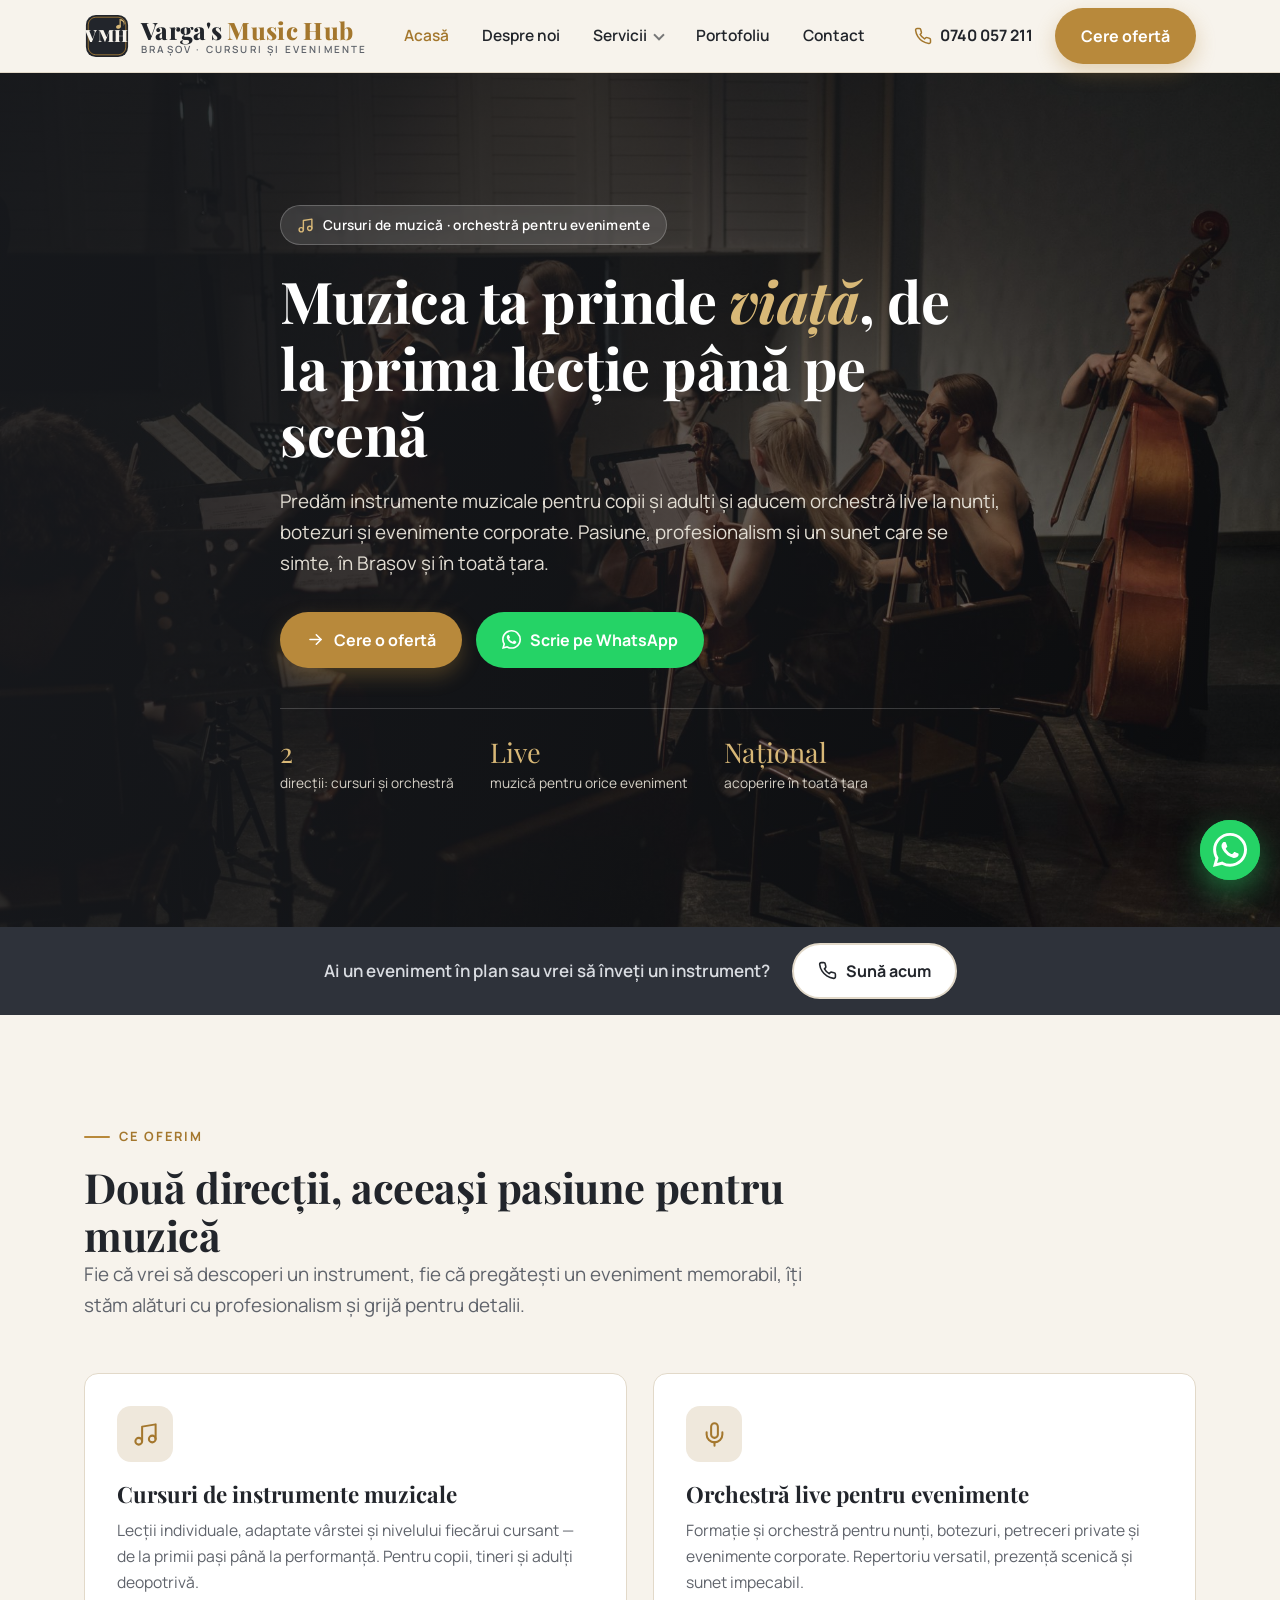
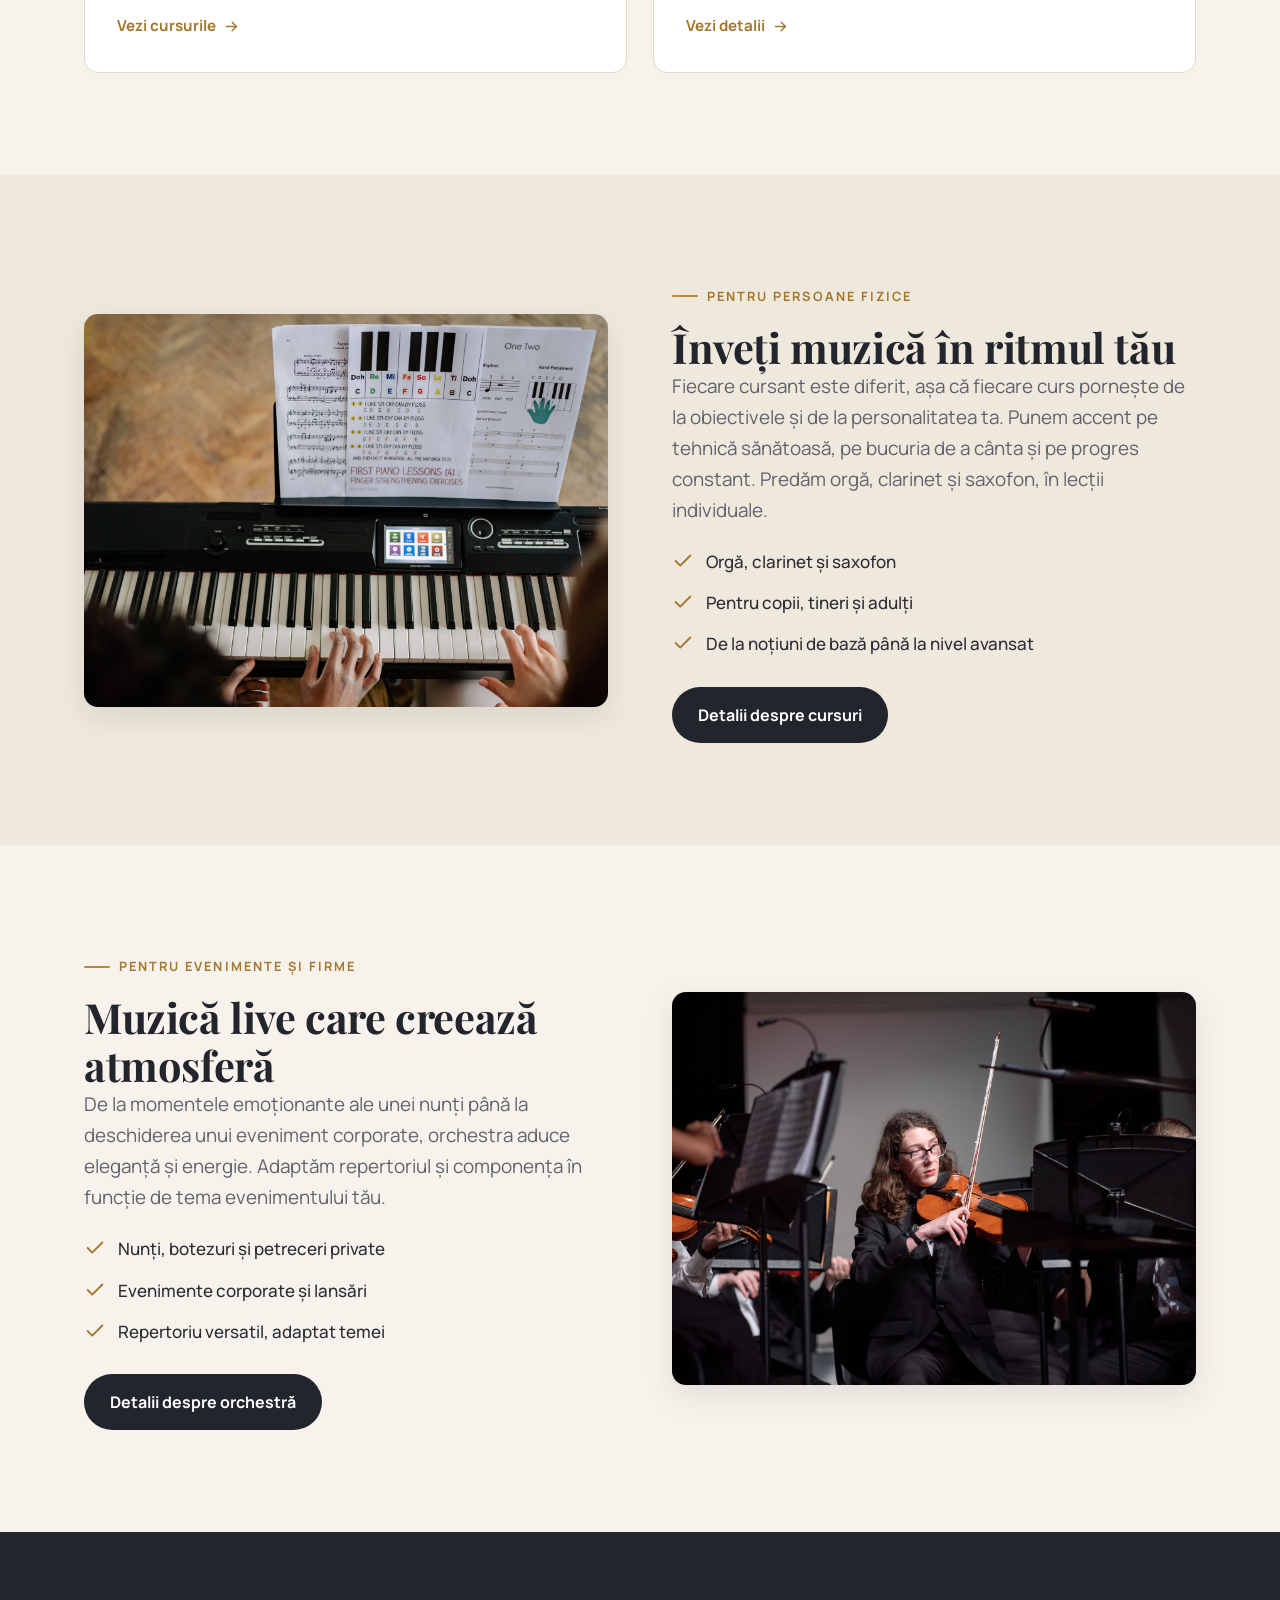
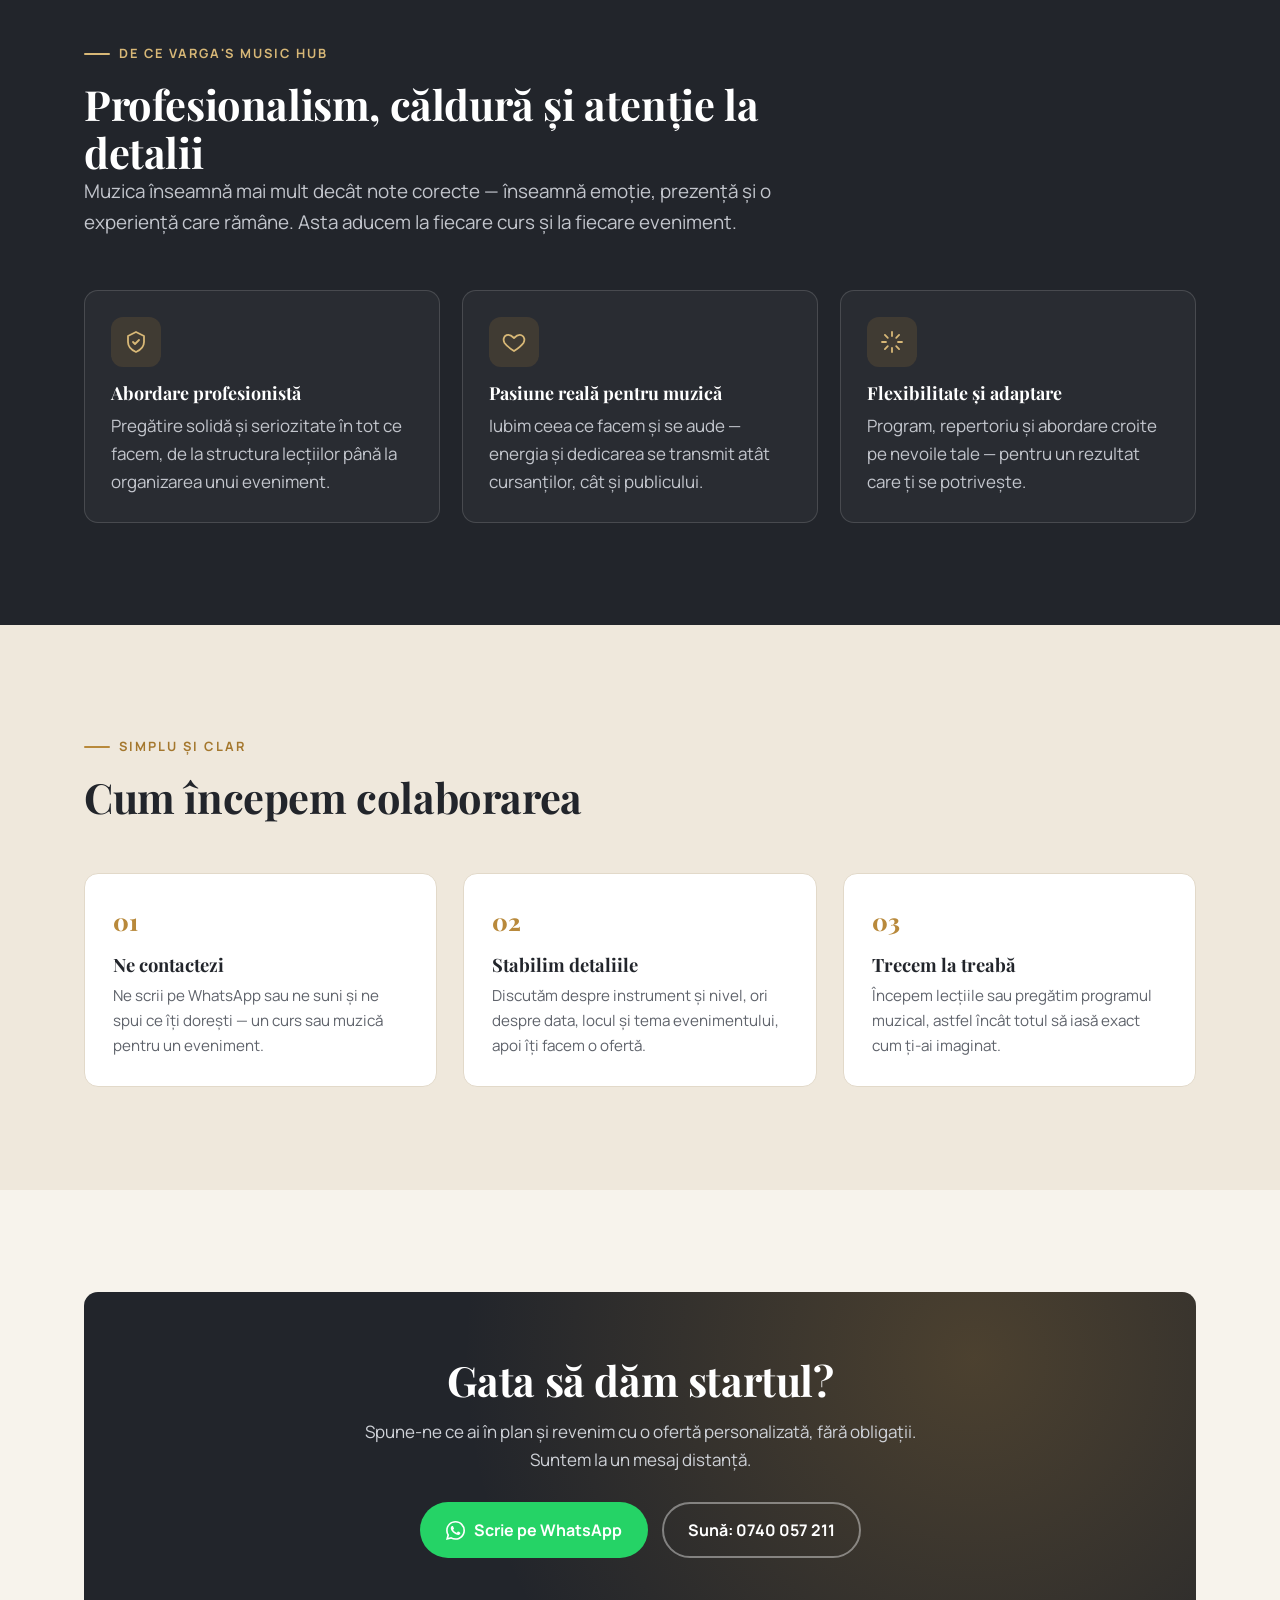
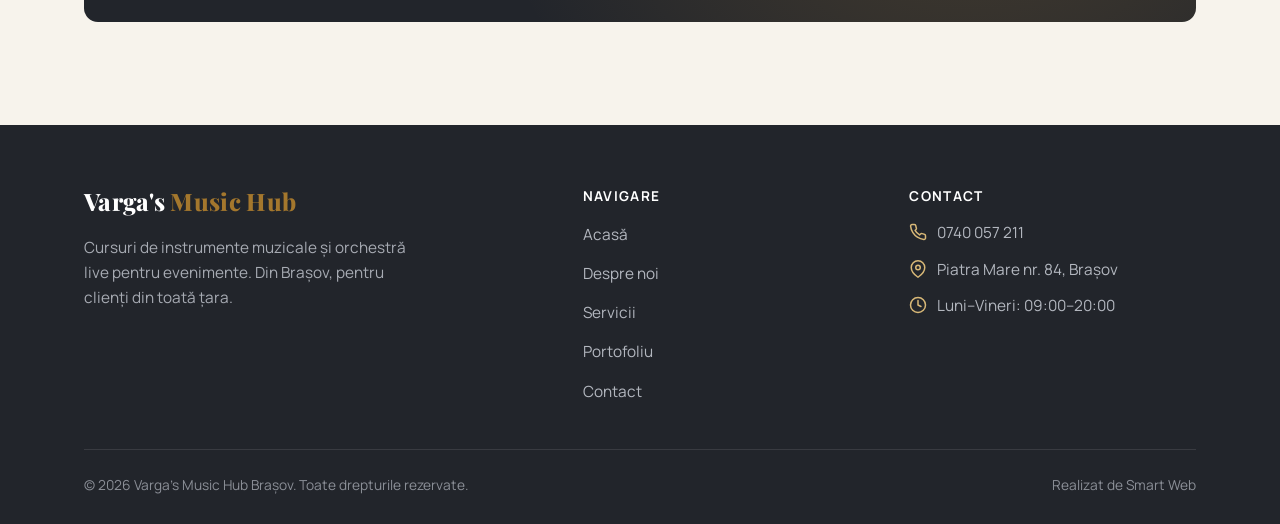
<file: index.html>
<!DOCTYPE html>
<html lang="ro">
<head>
<meta charset="UTF-8">
<meta name="viewport" content="width=device-width, initial-scale=1.0">
<title>Varga's Music Hub Brașov — Cursuri de muzică și orchestră pentru evenimente</title>
<meta name="description" content="Varga's Music Hub Brașov: cursuri de instrumente muzicale pentru toate vârstele și orchestră live pentru nunți și evenimente corporate. Servicii artistice profesionale în Brașov și în toată țara.">
<link rel="preconnect" href="https://fonts.googleapis.com">
<link rel="preconnect" href="https://fonts.gstatic.com" crossorigin>
<link href="https://fonts.googleapis.com/css2?family=Playfair+Display:ital,wght@0,600;0,700;0,800;1,600&family=Manrope:wght@400;500;600;700;800&display=swap" rel="stylesheet">
<link rel="stylesheet" href="css/style.css">
<link rel="icon" type="image/svg+xml" href="assets/favicon.svg">
<script type="application/ld+json">
{
  "@context":"https://schema.org",
  "@type":["LocalBusiness","MusicGroup","EducationalOrganization"],
  "name":"Varga's Music Hub Brașov",
  "description":"Cursuri de instrumente muzicale și orchestră live pentru evenimente.",
  "telephone":"+40740057211",
  "address":{"@type":"PostalAddress","streetAddress":"Piatra Mare nr. 84","addressLocality":"Brașov","addressCountry":"RO"},
  "areaServed":"România",
  "openingHoursSpecification":[{"@type":"OpeningHoursSpecification","dayOfWeek":["Monday","Tuesday","Wednesday","Thursday","Friday"],"opens":"09:00","closes":"20:00"}]
}
</script>
</head>
<body>

<!-- ===== Header ===== -->
<header class="site-header">
  <div class="wrap header-inner">
    <a href="index.html" class="brand" aria-label="Varga's Music Hub Brașov — acasă">
      <span class="brand-mark" aria-hidden="true">
        <svg viewBox="0 0 120 120" xmlns="http://www.w3.org/2000/svg" role="img" aria-label="Varga's Music Hub"><rect x="5" y="5" width="110" height="110" rx="26" fill="#22252b"/><rect x="11" y="11" width="98" height="98" rx="20" fill="none" stroke="#b8893b" stroke-width="2"/><text x="60" y="76" text-anchor="middle" font-family="Playfair Display, Georgia, serif" font-weight="900" font-size="44" letter-spacing="1.5" fill="#f7f3ec">VMH</text><rect x="92.73" y="15.20" width="3.25" height="20.80" rx="1.62" fill="#d8b877"/><path d="M95.98 15.20 q14.95 6.50 7.47 18.85 q2.27 -11.70 -7.47 -14.30 z" fill="#d8b877"/><ellipse cx="90" cy="36" rx="6.5" ry="5.07" fill="#d8b877" transform="rotate(-18 90 36)"/></svg>
      </span>
      <span class="brand-name">Varga's <b>Music Hub</b><span class="brand-sub">Brașov · cursuri și evenimente</span></span>
    </a>

    <nav class="main-nav" aria-label="Navigare principală">
      <ul>
        <li><a href="index.html" class="active">Acasă</a></li>
        <li><a href="despre.html">Despre noi</a></li>
        <li class="has-dropdown">
          <a href="servicii.html" aria-haspopup="true">Servicii</a>
          <ul class="dropdown">
            <li><a href="servicii.html#cursuri">Cursuri de instrumente</a></li>
            <li><a href="servicii.html#orchestra">Orchestră și evenimente</a></li>
          </ul>
        </li>
        <li><a href="portofoliu.html">Portofoliu</a></li>
        <li><a href="contact.html">Contact</a></li>
      </ul>
    </nav>

    <div class="header-cta">
      <a href="tel:+40740057211" class="header-phone">
        <svg viewBox="0 0 24 24" fill="none" stroke="currentColor" stroke-width="2" stroke-linecap="round" stroke-linejoin="round" aria-hidden="true"><path d="M22 16.92v3a2 2 0 0 1-2.18 2 19.79 19.79 0 0 1-8.63-3.07 19.5 19.5 0 0 1-6-6 19.79 19.79 0 0 1-3.07-8.67A2 2 0 0 1 4.11 2h3a2 2 0 0 1 2 1.72c.13.96.36 1.9.7 2.81a2 2 0 0 1-.45 2.11L8.09 9.91a16 16 0 0 0 6 6l1.27-1.27a2 2 0 0 1 2.11-.45c.9.34 1.85.57 2.81.7A2 2 0 0 1 22 16.92z"/></svg>
        0740 057 211
      </a>
      <a href="contact.html" class="btn btn--gold">Cere ofertă</a>
      <button class="hamburger" aria-label="Deschide meniul" aria-controls="mobileMenu" aria-expanded="false">
        <svg class="bars" viewBox="0 0 24 24" fill="none" stroke="currentColor" stroke-width="2" stroke-linecap="round" aria-hidden="true"><line x1="3" y1="7" x2="21" y2="7"/><line x1="3" y1="12" x2="21" y2="12"/><line x1="3" y1="17" x2="21" y2="17"/></svg>
        <svg class="x" viewBox="0 0 24 24" fill="none" stroke="currentColor" stroke-width="2" stroke-linecap="round" aria-hidden="true"><line x1="6" y1="6" x2="18" y2="18"/><line x1="6" y1="18" x2="18" y2="6"/></svg>
      </button>
    </div>
  </div>
</header>

<!-- ===== Mobile menu (frate al header-ului) ===== -->
<div class="mobile-menu" id="mobileMenu">
  <div class="mm-top">
    <span class="brand-name">Varga's <b>Music Hub</b></span>
    <button class="mm-close" aria-label="Închide meniul">
      <svg viewBox="0 0 24 24" fill="none" stroke="currentColor" stroke-width="2" stroke-linecap="round" aria-hidden="true"><line x1="6" y1="6" x2="18" y2="18"/><line x1="6" y1="18" x2="18" y2="6"/></svg>
    </button>
  </div>
  <nav class="mm-nav" aria-label="Navigare mobil">
    <a href="index.html" class="active">Acasă</a>
    <a href="despre.html">Despre noi</a>
    <a href="servicii.html">Servicii</a>
    <a href="servicii.html#cursuri" class="mm-sub">Cursuri de instrumente</a>
    <a href="servicii.html#orchestra" class="mm-sub">Orchestră și evenimente</a>
    <a href="portofoliu.html">Portofoliu</a>
    <a href="contact.html">Contact</a>
  </nav>
  <div class="mm-cta">
    <a href="tel:+40740057211" class="btn btn--onlight">
      <svg viewBox="0 0 24 24" fill="none" stroke="currentColor" stroke-width="2" stroke-linecap="round" stroke-linejoin="round" aria-hidden="true"><path d="M22 16.92v3a2 2 0 0 1-2.18 2 19.79 19.79 0 0 1-8.63-3.07 19.5 19.5 0 0 1-6-6 19.79 19.79 0 0 1-3.07-8.67A2 2 0 0 1 4.11 2h3a2 2 0 0 1 2 1.72c.13.96.36 1.9.7 2.81a2 2 0 0 1-.45 2.11L8.09 9.91a16 16 0 0 0 6 6l1.27-1.27a2 2 0 0 1 2.11-.45c.9.34 1.85.57 2.81.7A2 2 0 0 1 22 16.92z"/></svg>
      Sună acum: 0740 057 211
    </a>
    <a href="https://wa.me/40740057211?text=Buna%20ziua%2C%20am%20vazut%20site-ul%20si%20as%20dori%20detalii%20despre%20cursuri%2Forchestra" class="btn btn--wa" target="_blank" rel="noopener">
      <svg viewBox="0 0 24 24" fill="currentColor" aria-hidden="true"><path d="M17.472 14.382c-.297-.149-1.758-.867-2.03-.967-.273-.099-.471-.148-.67.15-.197.297-.767.966-.94 1.164-.173.199-.347.223-.644.075-.297-.15-1.255-.463-2.39-1.475-.883-.788-1.48-1.761-1.653-2.059-.173-.297-.018-.458.13-.606.134-.133.298-.347.446-.52.149-.174.198-.298.298-.497.099-.198.05-.371-.025-.52-.075-.149-.669-1.612-.916-2.207-.242-.579-.487-.5-.669-.51-.173-.008-.371-.01-.57-.01-.198 0-.52.074-.792.372-.272.297-1.04 1.016-1.04 2.479 0 1.462 1.065 2.875 1.213 3.074.149.198 2.096 3.2 5.077 4.487.709.306 1.262.489 1.694.625.712.227 1.36.195 1.871.118.571-.085 1.758-.719 2.006-1.413.248-.694.248-1.289.173-1.413-.074-.124-.272-.198-.57-.347m-5.421 7.403h-.004a9.87 9.87 0 01-5.031-1.378l-.361-.214-3.741.982.998-3.648-.235-.374a9.86 9.86 0 01-1.51-5.26c.001-5.45 4.436-9.884 9.888-9.884 2.64 0 5.122 1.03 6.988 2.898a9.825 9.825 0 012.893 6.994c-.003 5.45-4.437 9.885-9.885 9.885M20.52 3.449C18.24 1.245 15.24 0 12.045 0 5.463 0 .104 5.359.101 11.892c0 2.096.549 4.14 1.595 5.945L0 24l6.335-1.652a11.882 11.882 0 005.71 1.454h.006c6.585 0 11.946-5.359 11.949-11.893a11.821 11.821 0 00-3.48-8.464"/></svg>
      Scrie pe WhatsApp
    </a>
  </div>
</div>

<!-- ===== Hero ===== -->
<section class="hero">
  <div class="hero-media">
    <img src="assets/img/hero.jpg" alt="Orchestră live în concert, muzicieni pe scenă în timpul unui eveniment" width="1600" height="900">
  </div>
  <div class="wrap hero-inner">
    <span class="hero-badge">
      <svg viewBox="0 0 24 24" fill="none" stroke="currentColor" stroke-width="2" stroke-linecap="round" stroke-linejoin="round" aria-hidden="true"><path d="M9 18V5l12-2v13"/><circle cx="6" cy="18" r="3"/><circle cx="18" cy="16" r="3"/></svg>
      Cursuri de muzică &middot; orchestră pentru evenimente
    </span>
    <h1>Muzica ta prinde <em>viață</em>, de la prima lecție până pe scenă</h1>
    <p class="lead">Predăm instrumente muzicale pentru copii și adulți și aducem orchestră live la nunți, botezuri și evenimente corporate. Pasiune, profesionalism și un sunet care se simte, în Brașov și în toată țara.</p>
    <div class="hero-actions">
      <a href="contact.html" class="btn btn--gold">
        <svg viewBox="0 0 24 24" fill="none" stroke="currentColor" stroke-width="2" stroke-linecap="round" stroke-linejoin="round" aria-hidden="true"><path d="M5 12h14"/><path d="M13 6l6 6-6 6"/></svg>
        Cere o ofertă
      </a>
      <a href="https://wa.me/40740057211?text=Buna%20ziua%2C%20am%20vazut%20site-ul%20si%20as%20dori%20detalii%20despre%20cursuri%2Forchestra" class="btn btn--wa" target="_blank" rel="noopener">
        <svg viewBox="0 0 24 24" fill="currentColor" aria-hidden="true"><path d="M17.472 14.382c-.297-.149-1.758-.867-2.03-.967-.273-.099-.471-.148-.67.15-.197.297-.767.966-.94 1.164-.173.199-.347.223-.644.075-.297-.15-1.255-.463-2.39-1.475-.883-.788-1.48-1.761-1.653-2.059-.173-.297-.018-.458.13-.606.134-.133.298-.347.446-.52.149-.174.198-.298.298-.497.099-.198.05-.371-.025-.52-.075-.149-.669-1.612-.916-2.207-.242-.579-.487-.5-.669-.51-.173-.008-.371-.01-.57-.01-.198 0-.52.074-.792.372-.272.297-1.04 1.016-1.04 2.479 0 1.462 1.065 2.875 1.213 3.074.149.198 2.096 3.2 5.077 4.487.709.306 1.262.489 1.694.625.712.227 1.36.195 1.871.118.571-.085 1.758-.719 2.006-1.413.248-.694.248-1.289.173-1.413-.074-.124-.272-.198-.57-.347m-5.421 7.403h-.004a9.87 9.87 0 01-5.031-1.378l-.361-.214-3.741.982.998-3.648-.235-.374a9.86 9.86 0 01-1.51-5.26c.001-5.45 4.436-9.884 9.888-9.884 2.64 0 5.122 1.03 6.988 2.898a9.825 9.825 0 012.893 6.994c-.003 5.45-4.437 9.885-9.885 9.885M20.52 3.449C18.24 1.245 15.24 0 12.045 0 5.463 0 .104 5.359.101 11.892c0 2.096.549 4.14 1.595 5.945L0 24l6.335-1.652a11.882 11.882 0 005.71 1.454h.006c6.585 0 11.946-5.359 11.949-11.893a11.821 11.821 0 00-3.48-8.464"/></svg>
        Scrie pe WhatsApp
      </a>
    </div>
    <div class="hero-meta">
      <div><div class="n">2</div><div class="l">direcții: cursuri și orchestră</div></div>
      <div><div class="n">Live</div><div class="l">muzică pentru orice eveniment</div></div>
      <div><div class="n">Național</div><div class="l">acoperire în toată țara</div></div>
    </div>
  </div>
</section>

<!-- ===== Quick CTA bar ===== -->
<div class="quickbar">
  <div class="wrap">
    <p>Ai un eveniment în plan sau vrei să înveți un instrument?</p>
    <div class="qb-actions">
      <a href="tel:+40740057211" class="btn btn--onlight">
        <svg viewBox="0 0 24 24" fill="none" stroke="currentColor" stroke-width="2" stroke-linecap="round" stroke-linejoin="round" aria-hidden="true"><path d="M22 16.92v3a2 2 0 0 1-2.18 2 19.79 19.79 0 0 1-8.63-3.07 19.5 19.5 0 0 1-6-6 19.79 19.79 0 0 1-3.07-8.67A2 2 0 0 1 4.11 2h3a2 2 0 0 1 2 1.72c.13.96.36 1.9.7 2.81a2 2 0 0 1-.45 2.11L8.09 9.91a16 16 0 0 0 6 6l1.27-1.27a2 2 0 0 1 2.11-.45c.9.34 1.85.57 2.81.7A2 2 0 0 1 22 16.92z"/></svg>
        Sună acum
      </a>
    </div>
  </div>
</div>

<!-- ===== Servicii ===== -->
<section class="section" id="servicii">
  <div class="wrap">
    <div class="section-head reveal">
      <span class="eyebrow">Ce oferim</span>
      <h2>Două direcții, aceeași pasiune pentru muzică</h2>
      <p class="lead">Fie că vrei să descoperi un instrument, fie că pregătești un eveniment memorabil, îți stăm alături cu profesionalism și grijă pentru detalii.</p>
    </div>
    <div class="grid grid-2">
      <article class="card reveal">
        <span class="ico" aria-hidden="true">
          <svg viewBox="0 0 24 24" fill="none" stroke="currentColor" stroke-width="1.8" stroke-linecap="round" stroke-linejoin="round"><path d="M9 18V5l12-2v13"/><circle cx="6" cy="18" r="3"/><circle cx="18" cy="16" r="3"/></svg>
        </span>
        <h3>Cursuri de instrumente muzicale</h3>
        <p>Lecții individuale, adaptate vârstei și nivelului fiecărui cursant — de la primii pași până la performanță. Pentru copii, tineri și adulți deopotrivă.</p>
        <a href="servicii.html#cursuri" class="card-link">Vezi cursurile
          <svg viewBox="0 0 24 24" fill="none" stroke="currentColor" stroke-width="2" stroke-linecap="round" stroke-linejoin="round" aria-hidden="true"><path d="M5 12h14"/><path d="M13 6l6 6-6 6"/></svg>
        </a>
      </article>
      <article class="card reveal">
        <span class="ico" aria-hidden="true">
          <svg viewBox="0 0 24 24" fill="none" stroke="currentColor" stroke-width="1.8" stroke-linecap="round" stroke-linejoin="round"><path d="M12 2a3 3 0 0 0-3 3v7a3 3 0 0 0 6 0V5a3 3 0 0 0-3-3z"/><path d="M19 10v2a7 7 0 0 1-14 0v-2"/><line x1="12" y1="19" x2="12" y2="22"/></svg>
        </span>
        <h3>Orchestră live pentru evenimente</h3>
        <p>Formație și orchestră pentru nunți, botezuri, petreceri private și evenimente corporate. Repertoriu versatil, prezență scenică și sunet impecabil.</p>
        <a href="servicii.html#orchestra" class="card-link">Vezi detalii
          <svg viewBox="0 0 24 24" fill="none" stroke="currentColor" stroke-width="2" stroke-linecap="round" stroke-linejoin="round" aria-hidden="true"><path d="M5 12h14"/><path d="M13 6l6 6-6 6"/></svg>
        </a>
      </article>
    </div>
  </div>
</section>

<!-- ===== Split: cursuri ===== -->
<section class="section section--crem2">
  <div class="wrap">
    <div class="split">
      <div class="split-media reveal">
        <img src="assets/img/cursuri.jpg" alt="Lecție de pian — profesor și cursant la instrument în timpul unui curs" loading="lazy" width="800" height="600">
      </div>
      <div class="reveal">
        <span class="eyebrow">Pentru persoane fizice</span>
        <h2>Înveți muzică în ritmul tău</h2>
        <p class="lead">Fiecare cursant este diferit, așa că fiecare curs pornește de la obiectivele și de la personalitatea ta. Punem accent pe tehnică sănătoasă, pe bucuria de a cânta și pe progres constant. Predăm orgă, clarinet și saxofon, în lecții individuale.</p>
        <ul class="feats">
          <li><svg viewBox="0 0 24 24" fill="none" stroke="currentColor" stroke-width="2" stroke-linecap="round" stroke-linejoin="round" aria-hidden="true"><path d="M20 6 9 17l-5-5"/></svg><span>Orgă, clarinet și saxofon</span></li>
          <li><svg viewBox="0 0 24 24" fill="none" stroke="currentColor" stroke-width="2" stroke-linecap="round" stroke-linejoin="round" aria-hidden="true"><path d="M20 6 9 17l-5-5"/></svg><span>Pentru copii, tineri și adulți</span></li>
          <li><svg viewBox="0 0 24 24" fill="none" stroke="currentColor" stroke-width="2" stroke-linecap="round" stroke-linejoin="round" aria-hidden="true"><path d="M20 6 9 17l-5-5"/></svg><span>De la noțiuni de bază până la nivel avansat</span></li>
        </ul>
        <a href="servicii.html#cursuri" class="btn btn--dark">Detalii despre cursuri</a>
      </div>
    </div>
  </div>
</section>

<!-- ===== Split: orchestra ===== -->
<section class="section">
  <div class="wrap">
    <div class="split split--rev">
      <div class="split-media reveal">
        <img src="assets/img/orchestra.jpg" alt="Muzician cântând la vioară în cadrul unei orchestre live" loading="lazy" width="800" height="600">
      </div>
      <div class="reveal">
        <span class="eyebrow">Pentru evenimente și firme</span>
        <h2>Muzică live care creează atmosferă</h2>
        <p class="lead">De la momentele emoționante ale unei nunți până la deschiderea unui eveniment corporate, orchestra aduce eleganță și energie. Adaptăm repertoriul și componența în funcție de tema evenimentului tău.</p>
        <ul class="feats">
          <li><svg viewBox="0 0 24 24" fill="none" stroke="currentColor" stroke-width="2" stroke-linecap="round" stroke-linejoin="round" aria-hidden="true"><path d="M20 6 9 17l-5-5"/></svg><span>Nunți, botezuri și petreceri private</span></li>
          <li><svg viewBox="0 0 24 24" fill="none" stroke="currentColor" stroke-width="2" stroke-linecap="round" stroke-linejoin="round" aria-hidden="true"><path d="M20 6 9 17l-5-5"/></svg><span>Evenimente corporate și lansări</span></li>
          <li><svg viewBox="0 0 24 24" fill="none" stroke="currentColor" stroke-width="2" stroke-linecap="round" stroke-linejoin="round" aria-hidden="true"><path d="M20 6 9 17l-5-5"/></svg><span>Repertoriu versatil, adaptat temei</span></li>
        </ul>
        <a href="servicii.html#orchestra" class="btn btn--dark">Detalii despre orchestră</a>
      </div>
    </div>
  </div>
</section>

<!-- ===== De ce noi (dark) ===== -->
<section class="section section--dark">
  <div class="wrap">
    <div class="section-head reveal">
      <span class="eyebrow">De ce Varga's Music Hub</span>
      <h2>Profesionalism, căldură și atenție la detalii</h2>
      <p class="lead">Muzica înseamnă mai mult decât note corecte — înseamnă emoție, prezență și o experiență care rămâne. Asta aducem la fiecare curs și la fiecare eveniment.</p>
    </div>
    <div class="pillars">
      <div class="pillar reveal">
        <span class="ico" aria-hidden="true"><svg viewBox="0 0 24 24" fill="none" stroke="currentColor" stroke-width="1.8" stroke-linecap="round" stroke-linejoin="round"><path d="M12 2 4 6v6c0 5 3.5 8 8 10 4.5-2 8-5 8-10V6l-8-4z"/><path d="m9 12 2 2 4-4"/></svg></span>
        <h3>Abordare profesionistă</h3>
        <p>Pregătire solidă și seriozitate în tot ce facem, de la structura lecțiilor până la organizarea unui eveniment.</p>
      </div>
      <div class="pillar reveal">
        <span class="ico" aria-hidden="true"><svg viewBox="0 0 24 24" fill="none" stroke="currentColor" stroke-width="1.8" stroke-linecap="round" stroke-linejoin="round"><path d="M12 21s-6.716-4.297-9.428-8.06C.86 10.28 1.5 6.5 4.5 5.2 6.7 4.24 9 5 12 8c3-3 5.3-3.76 7.5-2.8 3 1.3 3.64 5.08 1.928 7.74C18.716 16.703 12 21 12 21z"/></svg></span>
        <h3>Pasiune reală pentru muzică</h3>
        <p>Iubim ceea ce facem și se aude — energia și dedicarea se transmit atât cursanților, cât și publicului.</p>
      </div>
      <div class="pillar reveal">
        <span class="ico" aria-hidden="true"><svg viewBox="0 0 24 24" fill="none" stroke="currentColor" stroke-width="1.8" stroke-linecap="round" stroke-linejoin="round"><path d="M12 2v4"/><path d="m16.2 7.8 2.9-2.9"/><path d="M18 12h4"/><path d="m16.2 16.2 2.9 2.9"/><path d="M12 18v4"/><path d="m4.9 19.1 2.9-2.9"/><path d="M2 12h4"/><path d="m4.9 4.9 2.9 2.9"/></svg></span>
        <h3>Flexibilitate și adaptare</h3>
        <p>Program, repertoriu și abordare croite pe nevoile tale — pentru un rezultat care ți se potrivește.</p>
      </div>
    </div>
  </div>
</section>

<!-- ===== Pași ===== -->
<section class="section section--crem2">
  <div class="wrap">
    <div class="section-head reveal">
      <span class="eyebrow">Simplu și clar</span>
      <h2>Cum începem colaborarea</h2>
    </div>
    <div class="steps">
      <div class="step reveal">
        <h3>Ne contactezi</h3>
        <p>Ne scrii pe WhatsApp sau ne suni și ne spui ce îți dorești — un curs sau muzică pentru un eveniment.</p>
      </div>
      <div class="step reveal">
        <h3>Stabilim detaliile</h3>
        <p>Discutăm despre instrument și nivel, ori despre data, locul și tema evenimentului, apoi îți facem o ofertă.</p>
      </div>
      <div class="step reveal">
        <h3>Trecem la treabă</h3>
        <p>Începem lecțiile sau pregătim programul muzical, astfel încât totul să iasă exact cum ți-ai imaginat.</p>
      </div>
    </div>
  </div>
</section>

<!-- ===== CTA band ===== -->
<section class="section">
  <div class="wrap">
    <div class="cta-band reveal">
      <h2>Gata să dăm startul?</h2>
      <p>Spune-ne ce ai în plan și revenim cu o ofertă personalizată, fără obligații. Suntem la un mesaj distanță.</p>
      <div class="actions">
        <a href="https://wa.me/40740057211?text=Buna%20ziua%2C%20am%20vazut%20site-ul%20si%20as%20dori%20detalii%20despre%20cursuri%2Forchestra" class="btn btn--wa" target="_blank" rel="noopener">
          <svg viewBox="0 0 24 24" fill="currentColor" aria-hidden="true"><path d="M17.472 14.382c-.297-.149-1.758-.867-2.03-.967-.273-.099-.471-.148-.67.15-.197.297-.767.966-.94 1.164-.173.199-.347.223-.644.075-.297-.15-1.255-.463-2.39-1.475-.883-.788-1.48-1.761-1.653-2.059-.173-.297-.018-.458.13-.606.134-.133.298-.347.446-.52.149-.174.198-.298.298-.497.099-.198.05-.371-.025-.52-.075-.149-.669-1.612-.916-2.207-.242-.579-.487-.5-.669-.51-.173-.008-.371-.01-.57-.01-.198 0-.52.074-.792.372-.272.297-1.04 1.016-1.04 2.479 0 1.462 1.065 2.875 1.213 3.074.149.198 2.096 3.2 5.077 4.487.709.306 1.262.489 1.694.625.712.227 1.36.195 1.871.118.571-.085 1.758-.719 2.006-1.413.248-.694.248-1.289.173-1.413-.074-.124-.272-.198-.57-.347m-5.421 7.403h-.004a9.87 9.87 0 01-5.031-1.378l-.361-.214-3.741.982.998-3.648-.235-.374a9.86 9.86 0 01-1.51-5.26c.001-5.45 4.436-9.884 9.888-9.884 2.64 0 5.122 1.03 6.988 2.898a9.825 9.825 0 012.893 6.994c-.003 5.45-4.437 9.885-9.885 9.885M20.52 3.449C18.24 1.245 15.24 0 12.045 0 5.463 0 .104 5.359.101 11.892c0 2.096.549 4.14 1.595 5.945L0 24l6.335-1.652a11.882 11.882 0 005.71 1.454h.006c6.585 0 11.946-5.359 11.949-11.893a11.821 11.821 0 00-3.48-8.464"/></svg>
          Scrie pe WhatsApp
        </a>
        <a href="tel:+40740057211" class="btn btn--ghost">Sună: 0740 057 211</a>
      </div>
    </div>
  </div>
</section>

<!-- ===== Footer ===== -->
<footer class="site-footer">
  <div class="wrap">
    <div class="footer-grid">
      <div>
        <span class="brand-name">Varga's <b>Music Hub</b></span>
        <p>Cursuri de instrumente muzicale și orchestră live pentru evenimente. Din Brașov, pentru clienți din toată țara.</p>
      </div>
      <div class="footer-col">
        <h4>Navigare</h4>
        <ul>
          <li><a href="index.html">Acasă</a></li>
          <li><a href="despre.html">Despre noi</a></li>
          <li><a href="servicii.html">Servicii</a></li>
          <li><a href="portofoliu.html">Portofoliu</a></li>
          <li><a href="contact.html">Contact</a></li>
        </ul>
      </div>
      <div class="footer-col">
        <h4>Contact</h4>
        <ul>
          <li class="fi"><svg viewBox="0 0 24 24" fill="none" stroke="currentColor" stroke-width="2" stroke-linecap="round" stroke-linejoin="round" aria-hidden="true"><path d="M22 16.92v3a2 2 0 0 1-2.18 2 19.79 19.79 0 0 1-8.63-3.07 19.5 19.5 0 0 1-6-6 19.79 19.79 0 0 1-3.07-8.67A2 2 0 0 1 4.11 2h3a2 2 0 0 1 2 1.72c.13.96.36 1.9.7 2.81a2 2 0 0 1-.45 2.11L8.09 9.91a16 16 0 0 0 6 6l1.27-1.27a2 2 0 0 1 2.11-.45c.9.34 1.85.57 2.81.7A2 2 0 0 1 22 16.92z"/></svg><a href="tel:+40740057211">0740 057 211</a></li>
          <li class="fi"><svg viewBox="0 0 24 24" fill="none" stroke="currentColor" stroke-width="2" stroke-linecap="round" stroke-linejoin="round" aria-hidden="true"><path d="M21 10c0 7-9 13-9 13s-9-6-9-13a9 9 0 0 1 18 0z"/><circle cx="12" cy="10" r="3"/></svg><span>Piatra Mare nr. 84, Brașov</span></li>
          <li class="fi"><svg viewBox="0 0 24 24" fill="none" stroke="currentColor" stroke-width="2" stroke-linecap="round" stroke-linejoin="round" aria-hidden="true"><circle cx="12" cy="12" r="10"/><path d="M12 6v6l4 2"/></svg><span>Luni–Vineri: 09:00–20:00</span></li>
        </ul>
      </div>
    </div>
    <div class="footer-bottom">
      <span>&copy; <span class="js-year">2026</span> Varga's Music Hub Brașov. Toate drepturile rezervate.</span>
      <span>Realizat de <a href="https://smart-web.ro/" target="_blank" rel="noopener">Smart Web</a></span>
    </div>
  </div>
</footer>

<!-- WhatsApp float -->
<a class="wa-float" href="https://wa.me/40740057211?text=Buna%20ziua%2C%20am%20vazut%20site-ul%20si%20as%20dori%20detalii%20despre%20cursuri%2Forchestra" target="_blank" rel="noopener" aria-label="Scrie-ne pe WhatsApp">
  <svg viewBox="0 0 24 24" fill="currentColor" aria-hidden="true"><path d="M17.472 14.382c-.297-.149-1.758-.867-2.03-.967-.273-.099-.471-.148-.67.15-.197.297-.767.966-.94 1.164-.173.199-.347.223-.644.075-.297-.15-1.255-.463-2.39-1.475-.883-.788-1.48-1.761-1.653-2.059-.173-.297-.018-.458.13-.606.134-.133.298-.347.446-.52.149-.174.198-.298.298-.497.099-.198.05-.371-.025-.52-.075-.149-.669-1.612-.916-2.207-.242-.579-.487-.5-.669-.51-.173-.008-.371-.01-.57-.01-.198 0-.52.074-.792.372-.272.297-1.04 1.016-1.04 2.479 0 1.462 1.065 2.875 1.213 3.074.149.198 2.096 3.2 5.077 4.487.709.306 1.262.489 1.694.625.712.227 1.36.195 1.871.118.571-.085 1.758-.719 2.006-1.413.248-.694.248-1.289.173-1.413-.074-.124-.272-.198-.57-.347m-5.421 7.403h-.004a9.87 9.87 0 01-5.031-1.378l-.361-.214-3.741.982.998-3.648-.235-.374a9.86 9.86 0 01-1.51-5.26c.001-5.45 4.436-9.884 9.888-9.884 2.64 0 5.122 1.03 6.988 2.898a9.825 9.825 0 012.893 6.994c-.003 5.45-4.437 9.885-9.885 9.885M20.52 3.449C18.24 1.245 15.24 0 12.045 0 5.463 0 .104 5.359.101 11.892c0 2.096.549 4.14 1.595 5.945L0 24l6.335-1.652a11.882 11.882 0 005.71 1.454h.006c6.585 0 11.946-5.359 11.949-11.893a11.821 11.821 0 00-3.48-8.464"/></svg>
</a>

<script src="js/main.js"></script>
</body>
</html>
</file>
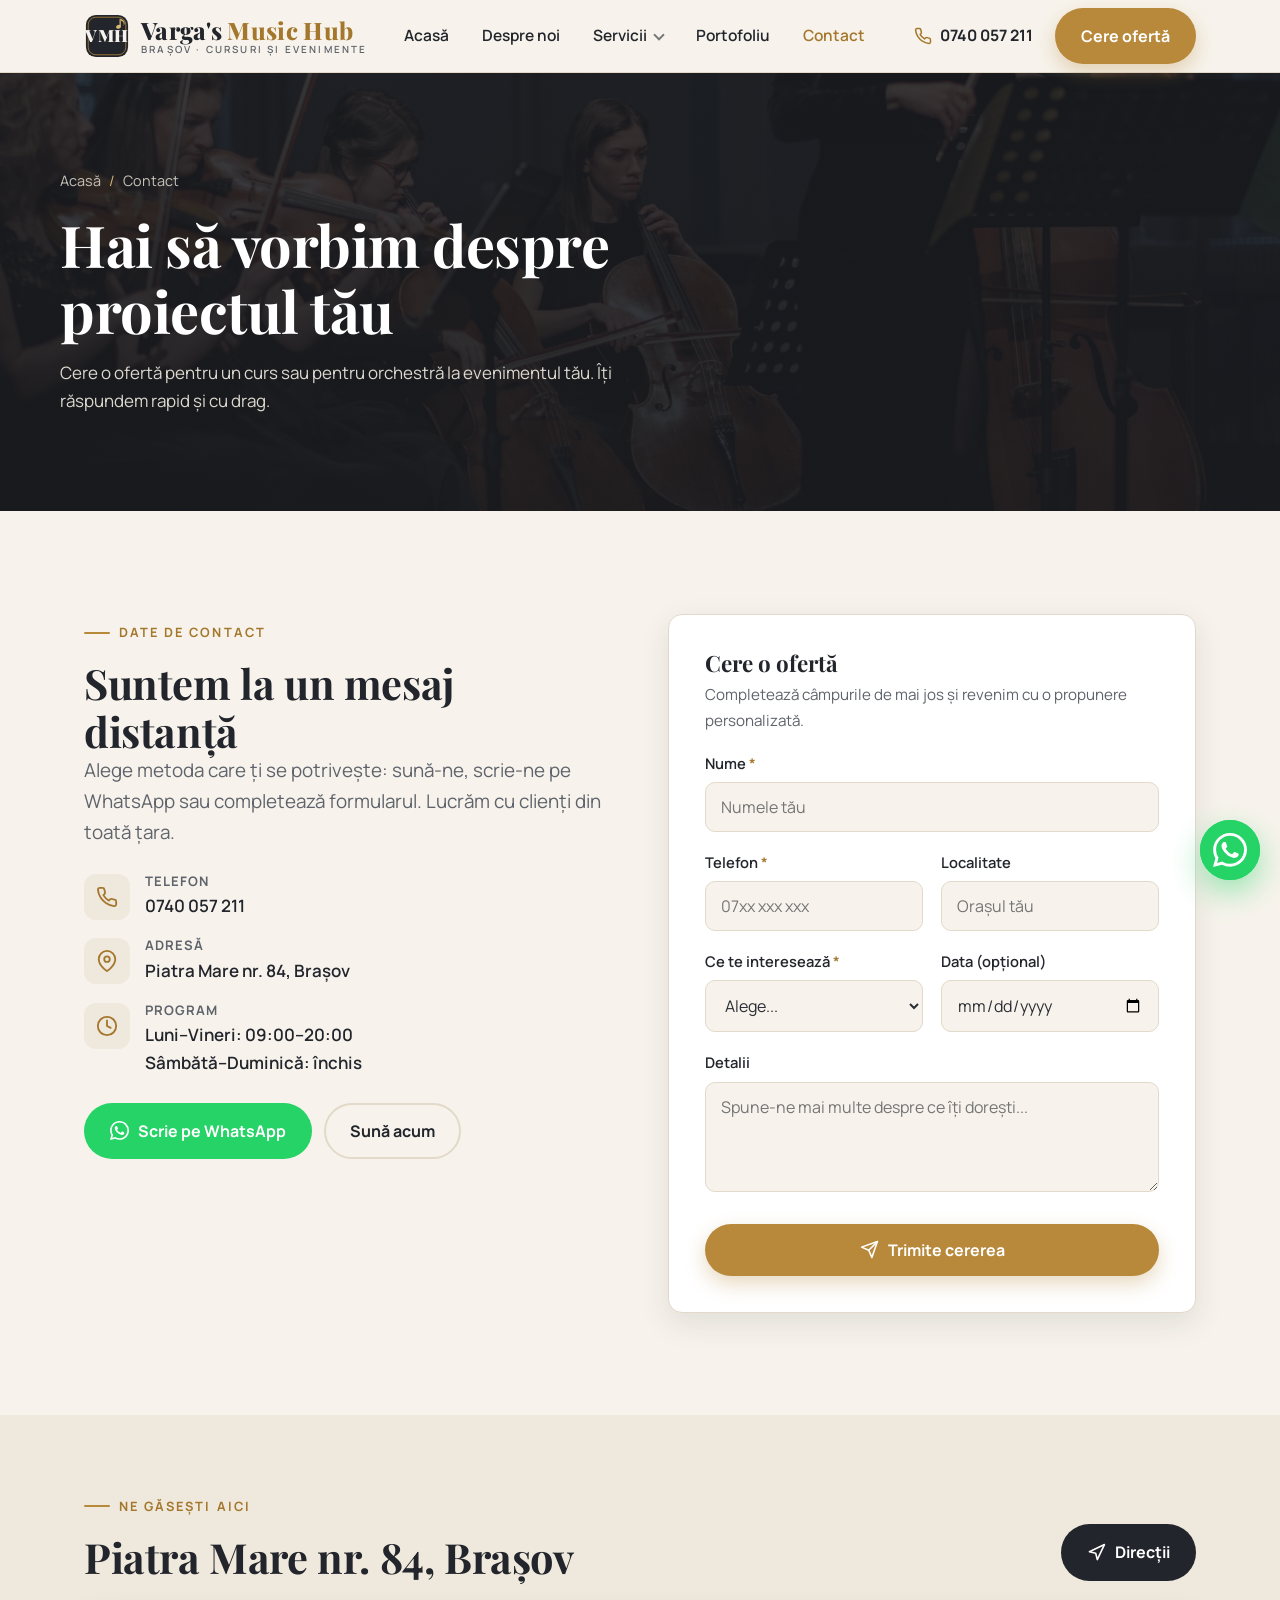
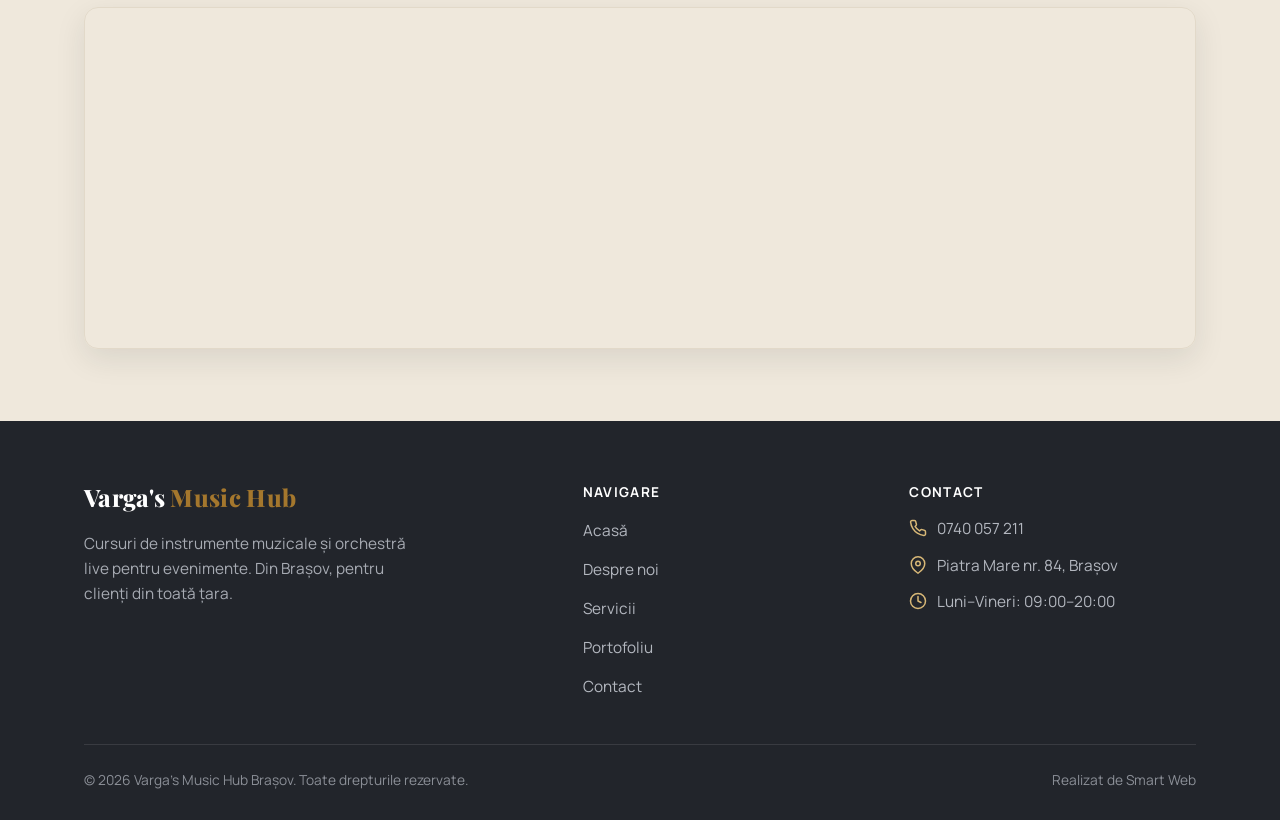
<file: contact.html>
<!DOCTYPE html>
<html lang="ro">
<head>
<meta charset="UTF-8">
<meta name="viewport" content="width=device-width, initial-scale=1.0">
<title>Contact — Cere o ofertă pentru cursuri sau orchestră | Varga's Music Hub Brașov</title>
<meta name="description" content="Contactează Varga's Music Hub Brașov pentru cursuri de muzică sau orchestră live la evenimente. Telefon 0740 057 211, Piatra Mare nr. 84, Brașov. Cere o ofertă pe WhatsApp sau prin formular.">
<link rel="preconnect" href="https://fonts.googleapis.com">
<link rel="preconnect" href="https://fonts.gstatic.com" crossorigin>
<link href="https://fonts.googleapis.com/css2?family=Playfair+Display:ital,wght@0,600;0,700;0,800;1,600&family=Manrope:wght@400;500;600;700;800&display=swap" rel="stylesheet">
<link rel="stylesheet" href="css/style.css">
<link rel="icon" type="image/svg+xml" href="assets/favicon.svg">
</head>
<body>

<!-- ===== Header ===== -->
<header class="site-header">
  <div class="wrap header-inner">
    <a href="index.html" class="brand" aria-label="Varga's Music Hub Brașov — acasă">
      <span class="brand-mark" aria-hidden="true">
        <svg viewBox="0 0 120 120" xmlns="http://www.w3.org/2000/svg" role="img" aria-label="Varga's Music Hub"><rect x="5" y="5" width="110" height="110" rx="26" fill="#22252b"/><rect x="11" y="11" width="98" height="98" rx="20" fill="none" stroke="#b8893b" stroke-width="2"/><text x="60" y="76" text-anchor="middle" font-family="Playfair Display, Georgia, serif" font-weight="900" font-size="44" letter-spacing="1.5" fill="#f7f3ec">VMH</text><rect x="92.73" y="15.20" width="3.25" height="20.80" rx="1.62" fill="#d8b877"/><path d="M95.98 15.20 q14.95 6.50 7.47 18.85 q2.27 -11.70 -7.47 -14.30 z" fill="#d8b877"/><ellipse cx="90" cy="36" rx="6.5" ry="5.07" fill="#d8b877" transform="rotate(-18 90 36)"/></svg>
      </span>
      <span class="brand-name">Varga's <b>Music Hub</b><span class="brand-sub">Brașov · cursuri și evenimente</span></span>
    </a>
    <nav class="main-nav" aria-label="Navigare principală">
      <ul>
        <li><a href="index.html">Acasă</a></li>
        <li><a href="despre.html">Despre noi</a></li>
        <li class="has-dropdown">
          <a href="servicii.html" aria-haspopup="true">Servicii</a>
          <ul class="dropdown">
            <li><a href="servicii.html#cursuri">Cursuri de instrumente</a></li>
            <li><a href="servicii.html#orchestra">Orchestră și evenimente</a></li>
          </ul>
        </li>
        <li><a href="portofoliu.html">Portofoliu</a></li>
        <li><a href="contact.html" class="active">Contact</a></li>
      </ul>
    </nav>
    <div class="header-cta">
      <a href="tel:+40740057211" class="header-phone">
        <svg viewBox="0 0 24 24" fill="none" stroke="currentColor" stroke-width="2" stroke-linecap="round" stroke-linejoin="round" aria-hidden="true"><path d="M22 16.92v3a2 2 0 0 1-2.18 2 19.79 19.79 0 0 1-8.63-3.07 19.5 19.5 0 0 1-6-6 19.79 19.79 0 0 1-3.07-8.67A2 2 0 0 1 4.11 2h3a2 2 0 0 1 2 1.72c.13.96.36 1.9.7 2.81a2 2 0 0 1-.45 2.11L8.09 9.91a16 16 0 0 0 6 6l1.27-1.27a2 2 0 0 1 2.11-.45c.9.34 1.85.57 2.81.7A2 2 0 0 1 22 16.92z"/></svg>
        0740 057 211
      </a>
      <a href="contact.html" class="btn btn--gold">Cere ofertă</a>
      <button class="hamburger" aria-label="Deschide meniul" aria-controls="mobileMenu" aria-expanded="false">
        <svg class="bars" viewBox="0 0 24 24" fill="none" stroke="currentColor" stroke-width="2" stroke-linecap="round" aria-hidden="true"><line x1="3" y1="7" x2="21" y2="7"/><line x1="3" y1="12" x2="21" y2="12"/><line x1="3" y1="17" x2="21" y2="17"/></svg>
        <svg class="x" viewBox="0 0 24 24" fill="none" stroke="currentColor" stroke-width="2" stroke-linecap="round" aria-hidden="true"><line x1="6" y1="6" x2="18" y2="18"/><line x1="6" y1="18" x2="18" y2="6"/></svg>
      </button>
    </div>
  </div>
</header>

<!-- ===== Mobile menu ===== -->
<div class="mobile-menu" id="mobileMenu">
  <div class="mm-top">
    <span class="brand-name">Varga's <b>Music Hub</b></span>
    <button class="mm-close" aria-label="Închide meniul">
      <svg viewBox="0 0 24 24" fill="none" stroke="currentColor" stroke-width="2" stroke-linecap="round" aria-hidden="true"><line x1="6" y1="6" x2="18" y2="18"/><line x1="6" y1="18" x2="18" y2="6"/></svg>
    </button>
  </div>
  <nav class="mm-nav" aria-label="Navigare mobil">
    <a href="index.html">Acasă</a>
    <a href="despre.html">Despre noi</a>
    <a href="servicii.html">Servicii</a>
    <a href="servicii.html#cursuri" class="mm-sub">Cursuri de instrumente</a>
    <a href="servicii.html#orchestra" class="mm-sub">Orchestră și evenimente</a>
    <a href="portofoliu.html">Portofoliu</a>
    <a href="contact.html" class="active">Contact</a>
  </nav>
  <div class="mm-cta">
    <a href="tel:+40740057211" class="btn btn--onlight">
      <svg viewBox="0 0 24 24" fill="none" stroke="currentColor" stroke-width="2" stroke-linecap="round" stroke-linejoin="round" aria-hidden="true"><path d="M22 16.92v3a2 2 0 0 1-2.18 2 19.79 19.79 0 0 1-8.63-3.07 19.5 19.5 0 0 1-6-6 19.79 19.79 0 0 1-3.07-8.67A2 2 0 0 1 4.11 2h3a2 2 0 0 1 2 1.72c.13.96.36 1.9.7 2.81a2 2 0 0 1-.45 2.11L8.09 9.91a16 16 0 0 0 6 6l1.27-1.27a2 2 0 0 1 2.11-.45c.9.34 1.85.57 2.81.7A2 2 0 0 1 22 16.92z"/></svg>
      Sună acum: 0740 057 211
    </a>
    <a href="https://wa.me/40740057211?text=Buna%20ziua%2C%20am%20vazut%20site-ul%20si%20as%20dori%20detalii%20despre%20cursuri%2Forchestra" class="btn btn--wa" target="_blank" rel="noopener">
      <svg viewBox="0 0 24 24" fill="currentColor" aria-hidden="true"><path d="M17.472 14.382c-.297-.149-1.758-.867-2.03-.967-.273-.099-.471-.148-.67.15-.197.297-.767.966-.94 1.164-.173.199-.347.223-.644.075-.297-.15-1.255-.463-2.39-1.475-.883-.788-1.48-1.761-1.653-2.059-.173-.297-.018-.458.13-.606.134-.133.298-.347.446-.52.149-.174.198-.298.298-.497.099-.198.05-.371-.025-.52-.075-.149-.669-1.612-.916-2.207-.242-.579-.487-.5-.669-.51-.173-.008-.371-.01-.57-.01-.198 0-.52.074-.792.372-.272.297-1.04 1.016-1.04 2.479 0 1.462 1.065 2.875 1.213 3.074.149.198 2.096 3.2 5.077 4.487.709.306 1.262.489 1.694.625.712.227 1.36.195 1.871.118.571-.085 1.758-.719 2.006-1.413.248-.694.248-1.289.173-1.413-.074-.124-.272-.198-.57-.347m-5.421 7.403h-.004a9.87 9.87 0 01-5.031-1.378l-.361-.214-3.741.982.998-3.648-.235-.374a9.86 9.86 0 01-1.51-5.26c.001-5.45 4.436-9.884 9.888-9.884 2.64 0 5.122 1.03 6.988 2.898a9.825 9.825 0 012.893 6.994c-.003 5.45-4.437 9.885-9.885 9.885M20.52 3.449C18.24 1.245 15.24 0 12.045 0 5.463 0 .104 5.359.101 11.892c0 2.096.549 4.14 1.595 5.945L0 24l6.335-1.652a11.882 11.882 0 005.71 1.454h.006c6.585 0 11.946-5.359 11.949-11.893a11.821 11.821 0 00-3.48-8.464"/></svg>
      Scrie pe WhatsApp
    </a>
  </div>
</div>

<!-- ===== Page hero ===== -->
<section class="page-hero">
  <div class="page-hero-media">
    <img src="assets/img/eveniment.jpg" alt="Muzicieni pe scenă în timpul unui eveniment live" width="1600" height="900">
  </div>
  <div class="wrap page-hero-inner">
    <nav class="crumbs" aria-label="Firimituri"><a href="index.html">Acasă</a> <span>/</span> Contact</nav>
    <h1>Hai să vorbim despre proiectul tău</h1>
    <p>Cere o ofertă pentru un curs sau pentru orchestră la evenimentul tău. Îți răspundem rapid și cu drag.</p>
  </div>
</section>

<!-- ===== Contact ===== -->
<section class="section">
  <div class="wrap">
    <div class="contact-grid">
      <!-- Info -->
      <div class="reveal">
        <span class="eyebrow">Date de contact</span>
        <h2>Suntem la un mesaj distanță</h2>
        <p class="lead">Alege metoda care ți se potrivește: sună-ne, scrie-ne pe WhatsApp sau completează formularul. Lucrăm cu clienți din toată țara.</p>
        <div class="info-list">
          <div class="info-item">
            <span class="ico" aria-hidden="true"><svg viewBox="0 0 24 24" fill="none" stroke="currentColor" stroke-width="2" stroke-linecap="round" stroke-linejoin="round"><path d="M22 16.92v3a2 2 0 0 1-2.18 2 19.79 19.79 0 0 1-8.63-3.07 19.5 19.5 0 0 1-6-6 19.79 19.79 0 0 1-3.07-8.67A2 2 0 0 1 4.11 2h3a2 2 0 0 1 2 1.72c.13.96.36 1.9.7 2.81a2 2 0 0 1-.45 2.11L8.09 9.91a16 16 0 0 0 6 6l1.27-1.27a2 2 0 0 1 2.11-.45c.9.34 1.85.57 2.81.7A2 2 0 0 1 22 16.92z"/></svg></span>
            <div><h4>Telefon</h4><a href="tel:+40740057211">0740 057 211</a></div>
          </div>
          <div class="info-item">
            <span class="ico" aria-hidden="true"><svg viewBox="0 0 24 24" fill="none" stroke="currentColor" stroke-width="2" stroke-linecap="round" stroke-linejoin="round"><path d="M21 10c0 7-9 13-9 13s-9-6-9-13a9 9 0 0 1 18 0z"/><circle cx="12" cy="10" r="3"/></svg></span>
            <div><h4>Adresă</h4><span>Piatra Mare nr. 84, Brașov</span></div>
          </div>
          <div class="info-item">
            <span class="ico" aria-hidden="true"><svg viewBox="0 0 24 24" fill="none" stroke="currentColor" stroke-width="2" stroke-linecap="round" stroke-linejoin="round"><circle cx="12" cy="12" r="10"/><path d="M12 6v6l4 2"/></svg></span>
            <div><h4>Program</h4><span>Luni–Vineri: 09:00–20:00<br>Sâmbătă–Duminică: închis</span></div>
          </div>
        </div>
        <div class="contact-actions">
          <a href="https://wa.me/40740057211?text=Buna%20ziua%2C%20am%20vazut%20site-ul%20si%20as%20dori%20detalii%20despre%20cursuri%2Forchestra" class="btn btn--wa" target="_blank" rel="noopener">
            <svg viewBox="0 0 24 24" fill="currentColor" aria-hidden="true"><path d="M17.472 14.382c-.297-.149-1.758-.867-2.03-.967-.273-.099-.471-.148-.67.15-.197.297-.767.966-.94 1.164-.173.199-.347.223-.644.075-.297-.15-1.255-.463-2.39-1.475-.883-.788-1.48-1.761-1.653-2.059-.173-.297-.018-.458.13-.606.134-.133.298-.347.446-.52.149-.174.198-.298.298-.497.099-.198.05-.371-.025-.52-.075-.149-.669-1.612-.916-2.207-.242-.579-.487-.5-.669-.51-.173-.008-.371-.01-.57-.01-.198 0-.52.074-.792.372-.272.297-1.04 1.016-1.04 2.479 0 1.462 1.065 2.875 1.213 3.074.149.198 2.096 3.2 5.077 4.487.709.306 1.262.489 1.694.625.712.227 1.36.195 1.871.118.571-.085 1.758-.719 2.006-1.413.248-.694.248-1.289.173-1.413-.074-.124-.272-.198-.57-.347m-5.421 7.403h-.004a9.87 9.87 0 01-5.031-1.378l-.361-.214-3.741.982.998-3.648-.235-.374a9.86 9.86 0 01-1.51-5.26c.001-5.45 4.436-9.884 9.888-9.884 2.64 0 5.122 1.03 6.988 2.898a9.825 9.825 0 012.893 6.994c-.003 5.45-4.437 9.885-9.885 9.885M20.52 3.449C18.24 1.245 15.24 0 12.045 0 5.463 0 .104 5.359.101 11.892c0 2.096.549 4.14 1.595 5.945L0 24l6.335-1.652a11.882 11.882 0 005.71 1.454h.006c6.585 0 11.946-5.359 11.949-11.893a11.821 11.821 0 00-3.48-8.464"/></svg>
            Scrie pe WhatsApp
          </a>
          <a href="tel:+40740057211" class="btn btn--ghost">Sună acum</a>
        </div>
      </div>

      <!-- Form -->
      <div class="form-card reveal">
        <h3 style="margin-bottom:6px">Cere o ofertă</h3>
        <p style="font-size:.95rem;margin-bottom:18px">Completează câmpurile de mai jos și revenim cu o propunere personalizată.</p>
        <form id="contactForm" action="https://formsubmit.co/contact.smartweb.ro@gmail.com" method="POST" novalidate>
          <input type="hidden" name="_subject" value="Cerere nouă de pe site (Varga's Music Hub)">
          <input type="hidden" name="_template" value="table">
          <input type="hidden" name="_captcha" value="false">
          <input type="text" name="_honey" tabindex="-1" autocomplete="off" aria-hidden="true" style="position:absolute;left:-9999px;width:1px;height:1px;opacity:0">
          <div class="field">
            <label for="nume">Nume <span class="req">*</span></label>
            <input type="text" id="nume" name="nume" autocomplete="name" placeholder="Numele tău" required>
          </div>
          <div class="form-row">
            <div class="field">
              <label for="telefon">Telefon <span class="req">*</span></label>
              <input type="tel" id="telefon" name="telefon" autocomplete="tel" placeholder="07xx xxx xxx" required>
            </div>
            <div class="field">
              <label for="localitate">Localitate</label>
              <input type="text" id="localitate" name="localitate" placeholder="Orașul tău">
            </div>
          </div>
          <div class="form-row">
            <div class="field">
              <label for="tip">Ce te interesează <span class="req">*</span></label>
              <select id="tip" name="tip" required>
                <option value="" selected disabled>Alege...</option>
                <option value="Curs instrument">Curs de instrument</option>
                <option value="Orchestra nunta">Orchestră – nuntă</option>
                <option value="Orchestra botez">Orchestră – botez</option>
                <option value="Eveniment corporate">Eveniment corporate</option>
                <option value="Alt eveniment">Alt tip de eveniment</option>
              </select>
            </div>
            <div class="field">
              <label for="data">Data (opțional)</label>
              <input type="date" id="data" name="data">
            </div>
          </div>
          <div class="field">
            <label for="mesaj">Detalii</label>
            <textarea id="mesaj" name="mesaj" placeholder="Spune-ne mai multe despre ce îți dorești..."></textarea>
          </div>
          <button type="submit" class="btn btn--gold">
            <svg viewBox="0 0 24 24" fill="none" stroke="currentColor" stroke-width="2" stroke-linecap="round" stroke-linejoin="round" aria-hidden="true"><path d="m22 2-7 20-4-9-9-4Z"/><path d="M22 2 11 13"/></svg>
            Trimite cererea
          </button>
          <p id="formStatus" role="status" hidden style="margin-top:16px;font-size:.92rem;color:var(--auriu-2);font-weight:600"></p>
        </form>
      </div>
    </div>
  </div>
</section>

<!-- ===== Hartă ===== -->
<section class="section section--crem2 section--tight">
  <div class="wrap">
    <div class="section-head reveal" style="display:flex;flex-wrap:wrap;gap:16px 24px;align-items:flex-end;justify-content:space-between;max-width:none;margin-bottom:26px">
      <div style="max-width:620px">
        <span class="eyebrow">Ne găsești aici</span>
        <h2>Piatra Mare nr. 84, Brașov</h2>
      </div>
      <a href="https://maps.google.com/maps?q=Piatra+Mare+nr.+84%2C+Bra%C8%99ov" class="btn btn--dark" target="_blank" rel="noopener">
        <svg viewBox="0 0 24 24" fill="none" stroke="currentColor" stroke-width="2" stroke-linecap="round" stroke-linejoin="round" aria-hidden="true"><path d="M3 11l19-9-9 19-2-8-8-2z"/></svg>
        Direcții
      </a>
    </div>
    <div class="map-wrap reveal">
      <iframe src="https://maps.google.com/maps?q=Piatra+Mare+nr.+84%2C+Bra%C8%99ov&output=embed" title="Harta locației Varga's Music Hub Brașov — Piatra Mare nr. 84, Brașov" loading="lazy" referrerpolicy="no-referrer-when-downgrade"></iframe>
    </div>
  </div>
</section>

<!-- ===== Footer ===== -->
<footer class="site-footer">
  <div class="wrap">
    <div class="footer-grid">
      <div>
        <span class="brand-name">Varga's <b>Music Hub</b></span>
        <p>Cursuri de instrumente muzicale și orchestră live pentru evenimente. Din Brașov, pentru clienți din toată țara.</p>
      </div>
      <div class="footer-col">
        <h4>Navigare</h4>
        <ul>
          <li><a href="index.html">Acasă</a></li>
          <li><a href="despre.html">Despre noi</a></li>
          <li><a href="servicii.html">Servicii</a></li>
          <li><a href="portofoliu.html">Portofoliu</a></li>
          <li><a href="contact.html">Contact</a></li>
        </ul>
      </div>
      <div class="footer-col">
        <h4>Contact</h4>
        <ul>
          <li class="fi"><svg viewBox="0 0 24 24" fill="none" stroke="currentColor" stroke-width="2" stroke-linecap="round" stroke-linejoin="round" aria-hidden="true"><path d="M22 16.92v3a2 2 0 0 1-2.18 2 19.79 19.79 0 0 1-8.63-3.07 19.5 19.5 0 0 1-6-6 19.79 19.79 0 0 1-3.07-8.67A2 2 0 0 1 4.11 2h3a2 2 0 0 1 2 1.72c.13.96.36 1.9.7 2.81a2 2 0 0 1-.45 2.11L8.09 9.91a16 16 0 0 0 6 6l1.27-1.27a2 2 0 0 1 2.11-.45c.9.34 1.85.57 2.81.7A2 2 0 0 1 22 16.92z"/></svg><a href="tel:+40740057211">0740 057 211</a></li>
          <li class="fi"><svg viewBox="0 0 24 24" fill="none" stroke="currentColor" stroke-width="2" stroke-linecap="round" stroke-linejoin="round" aria-hidden="true"><path d="M21 10c0 7-9 13-9 13s-9-6-9-13a9 9 0 0 1 18 0z"/><circle cx="12" cy="10" r="3"/></svg><span>Piatra Mare nr. 84, Brașov</span></li>
          <li class="fi"><svg viewBox="0 0 24 24" fill="none" stroke="currentColor" stroke-width="2" stroke-linecap="round" stroke-linejoin="round" aria-hidden="true"><circle cx="12" cy="12" r="10"/><path d="M12 6v6l4 2"/></svg><span>Luni–Vineri: 09:00–20:00</span></li>
        </ul>
      </div>
    </div>
    <div class="footer-bottom">
      <span>&copy; <span class="js-year">2026</span> Varga's Music Hub Brașov. Toate drepturile rezervate.</span>
      <span>Realizat de <a href="https://smart-web.ro/" target="_blank" rel="noopener">Smart Web</a></span>
    </div>
  </div>
</footer>

<a class="wa-float" href="https://wa.me/40740057211?text=Buna%20ziua%2C%20am%20vazut%20site-ul%20si%20as%20dori%20detalii%20despre%20cursuri%2Forchestra" target="_blank" rel="noopener" aria-label="Scrie-ne pe WhatsApp">
  <svg viewBox="0 0 24 24" fill="currentColor" aria-hidden="true"><path d="M17.472 14.382c-.297-.149-1.758-.867-2.03-.967-.273-.099-.471-.148-.67.15-.197.297-.767.966-.94 1.164-.173.199-.347.223-.644.075-.297-.15-1.255-.463-2.39-1.475-.883-.788-1.48-1.761-1.653-2.059-.173-.297-.018-.458.13-.606.134-.133.298-.347.446-.52.149-.174.198-.298.298-.497.099-.198.05-.371-.025-.52-.075-.149-.669-1.612-.916-2.207-.242-.579-.487-.5-.669-.51-.173-.008-.371-.01-.57-.01-.198 0-.52.074-.792.372-.272.297-1.04 1.016-1.04 2.479 0 1.462 1.065 2.875 1.213 3.074.149.198 2.096 3.2 5.077 4.487.709.306 1.262.489 1.694.625.712.227 1.36.195 1.871.118.571-.085 1.758-.719 2.006-1.413.248-.694.248-1.289.173-1.413-.074-.124-.272-.198-.57-.347m-5.421 7.403h-.004a9.87 9.87 0 01-5.031-1.378l-.361-.214-3.741.982.998-3.648-.235-.374a9.86 9.86 0 01-1.51-5.26c.001-5.45 4.436-9.884 9.888-9.884 2.64 0 5.122 1.03 6.988 2.898a9.825 9.825 0 012.893 6.994c-.003 5.45-4.437 9.885-9.885 9.885M20.52 3.449C18.24 1.245 15.24 0 12.045 0 5.463 0 .104 5.359.101 11.892c0 2.096.549 4.14 1.595 5.945L0 24l6.335-1.652a11.882 11.882 0 005.71 1.454h.006c6.585 0 11.946-5.359 11.949-11.893a11.821 11.821 0 00-3.48-8.464"/></svg>
</a>

<script src="js/main.js"></script>
</body>
</html>
</file>
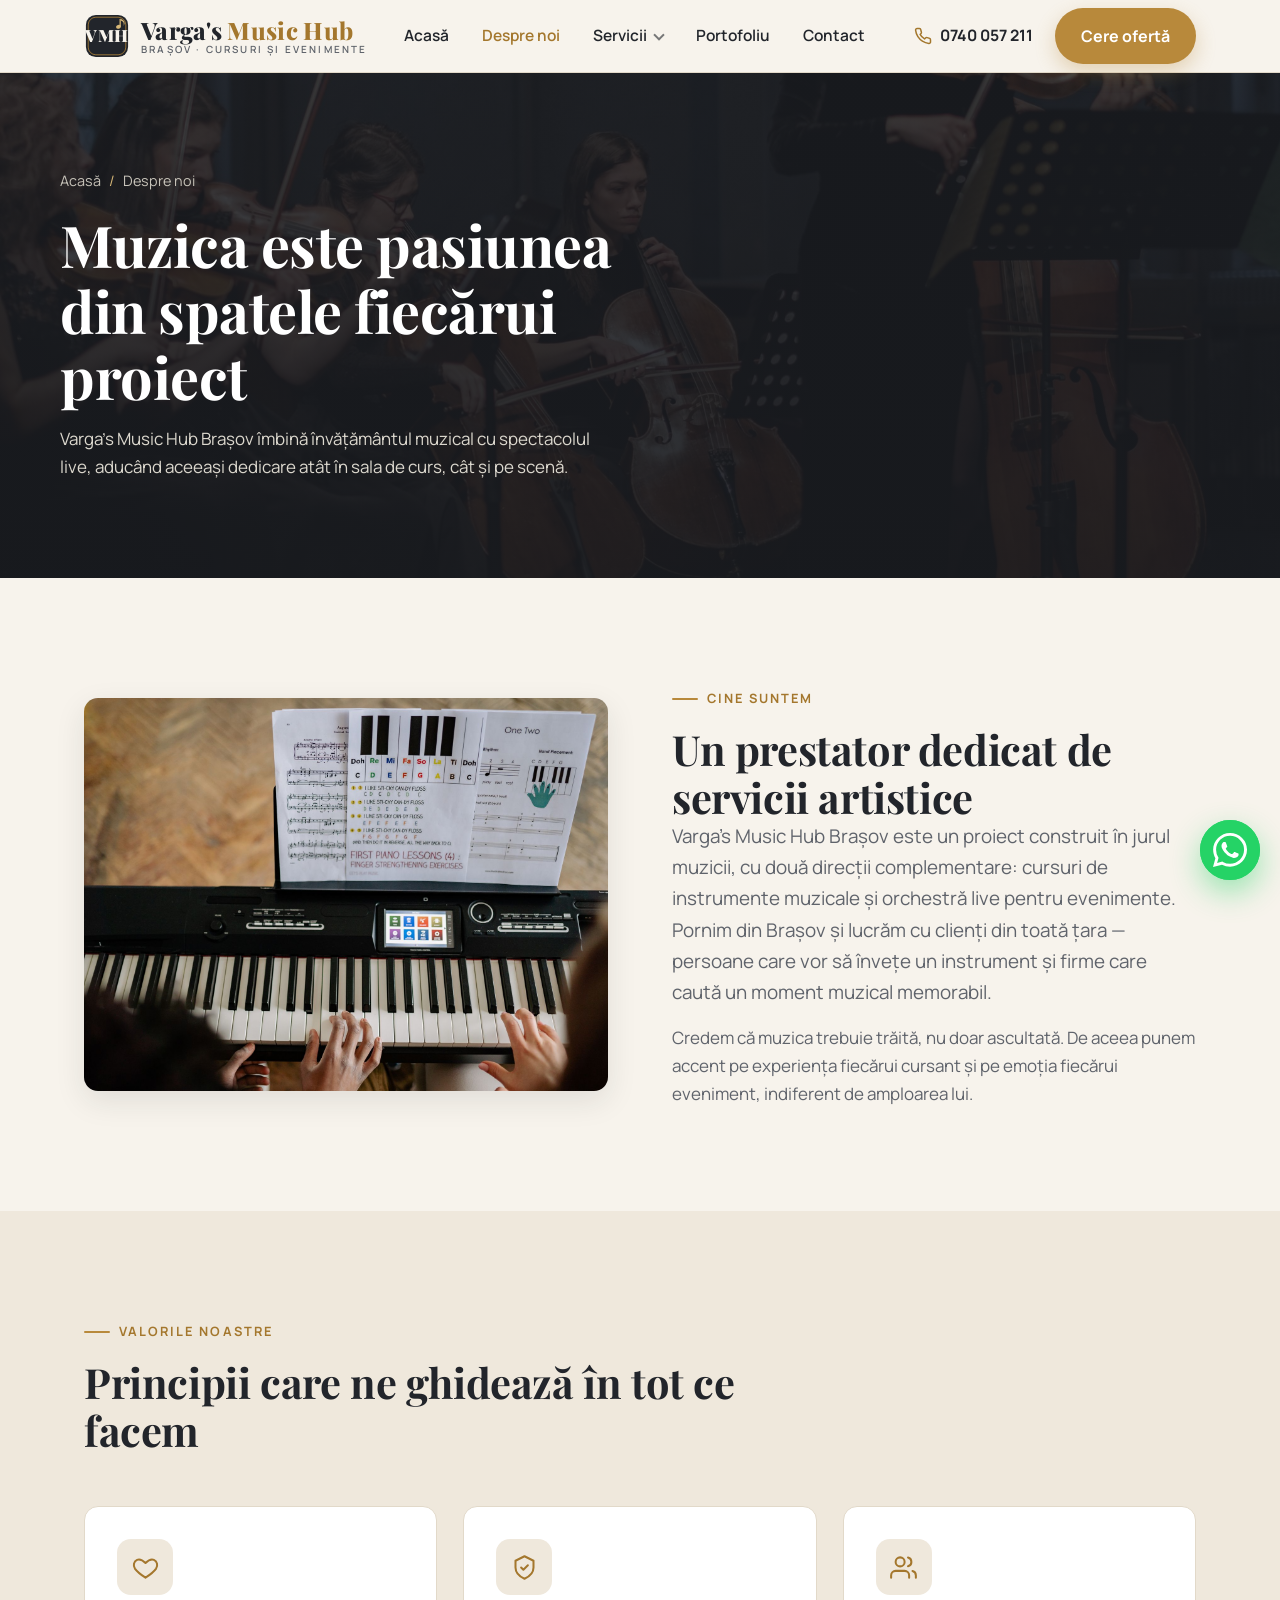
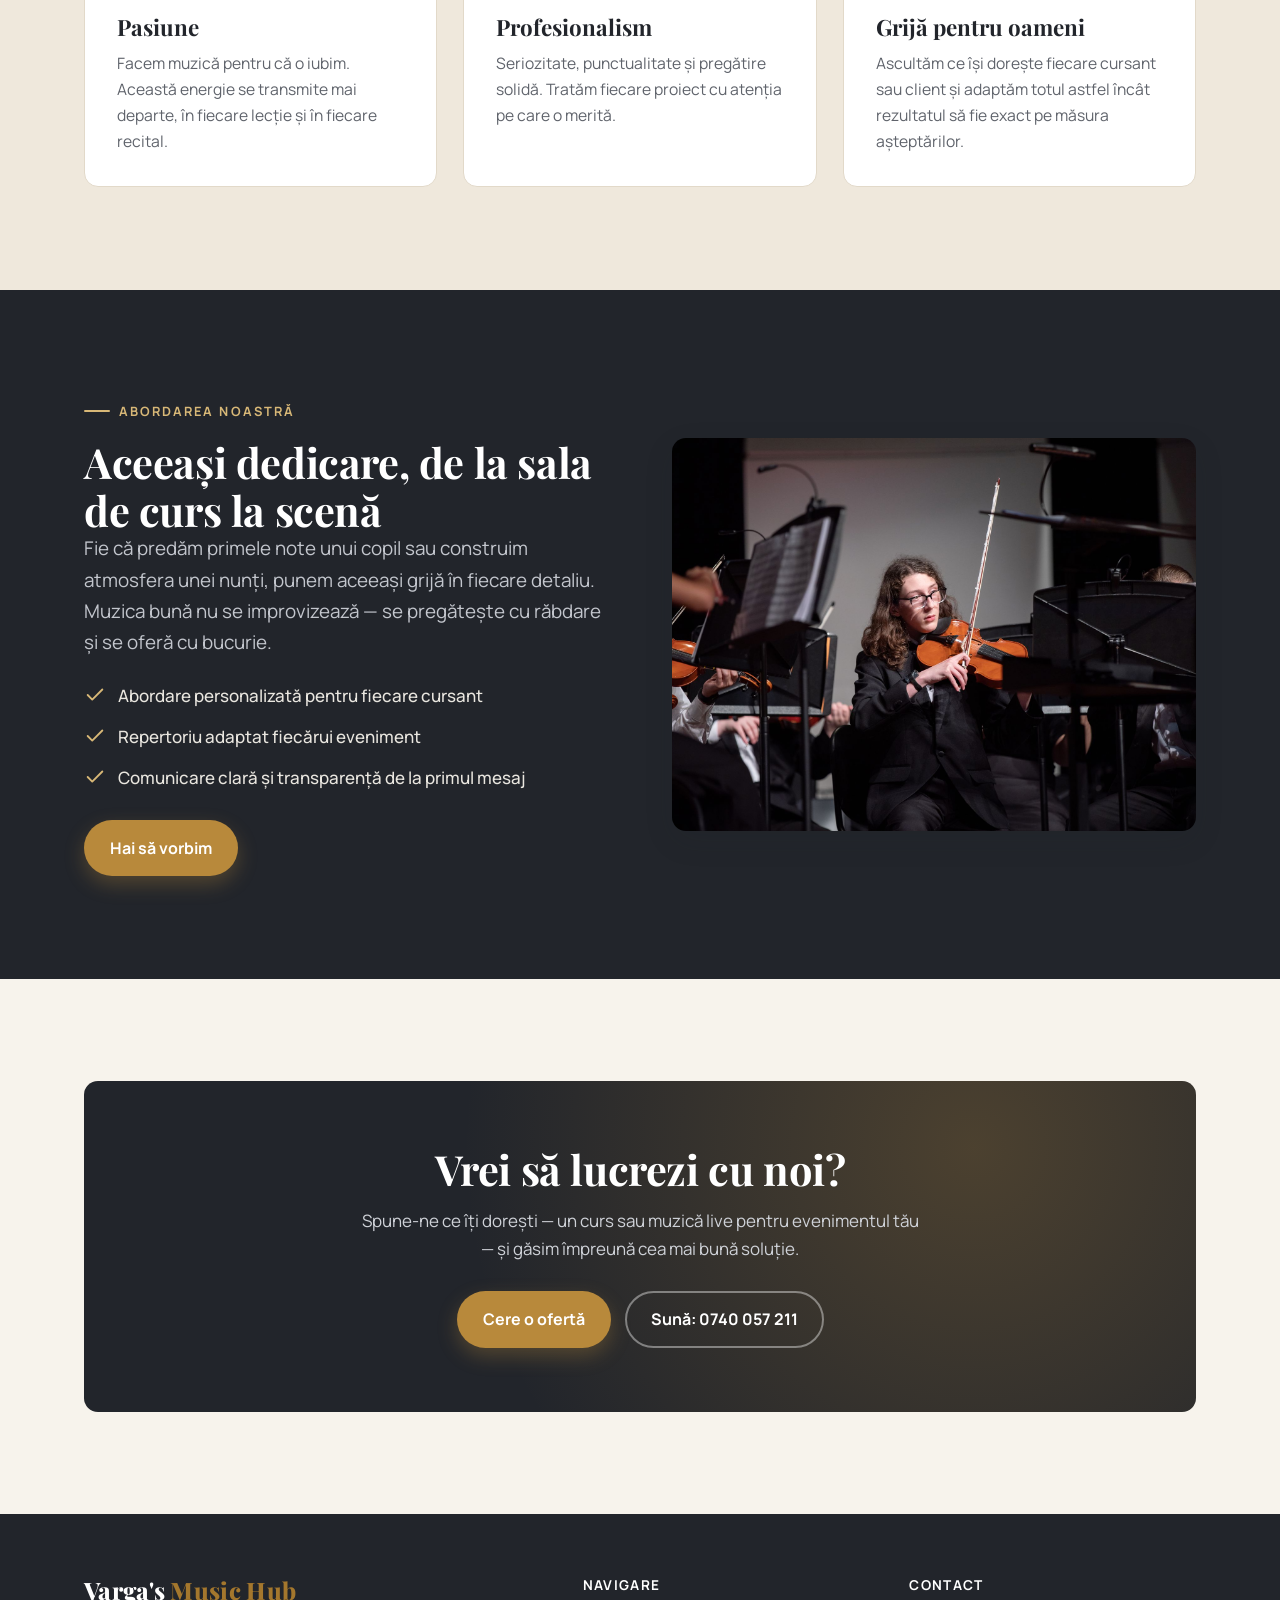
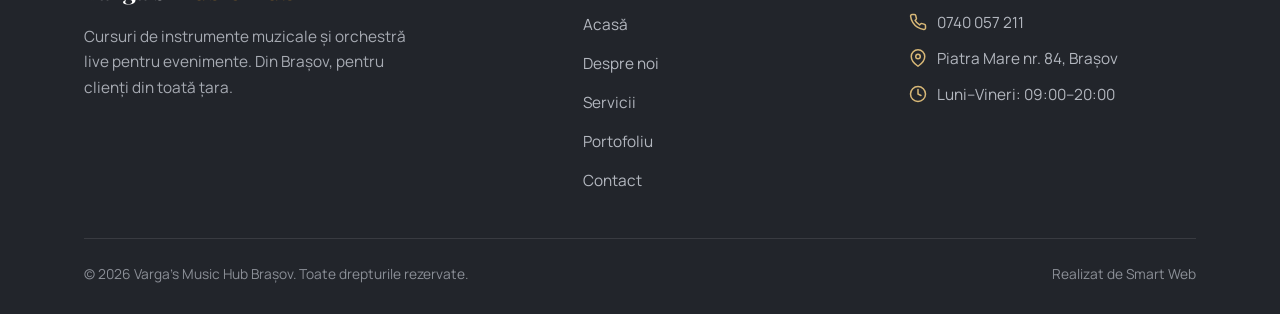
<file: despre.html>
<!DOCTYPE html>
<html lang="ro">
<head>
<meta charset="UTF-8">
<meta name="viewport" content="width=device-width, initial-scale=1.0">
<title>Despre noi — Varga's Music Hub Brașov | Cursuri de muzică și orchestră live</title>
<meta name="description" content="Află povestea Varga's Music Hub Brașov: prestator de servicii artistice și învățământ muzical din Brașov. Cursuri de instrumente și orchestră live pentru evenimente, cu pasiune și profesionalism.">
<link rel="preconnect" href="https://fonts.googleapis.com">
<link rel="preconnect" href="https://fonts.gstatic.com" crossorigin>
<link href="https://fonts.googleapis.com/css2?family=Playfair+Display:ital,wght@0,600;0,700;0,800;1,600&family=Manrope:wght@400;500;600;700;800&display=swap" rel="stylesheet">
<link rel="stylesheet" href="css/style.css">
<link rel="icon" type="image/svg+xml" href="assets/favicon.svg">
</head>
<body>

<!-- ===== Header ===== -->
<header class="site-header">
  <div class="wrap header-inner">
    <a href="index.html" class="brand" aria-label="Varga's Music Hub Brașov — acasă">
      <span class="brand-mark" aria-hidden="true">
        <svg viewBox="0 0 120 120" xmlns="http://www.w3.org/2000/svg" role="img" aria-label="Varga's Music Hub"><rect x="5" y="5" width="110" height="110" rx="26" fill="#22252b"/><rect x="11" y="11" width="98" height="98" rx="20" fill="none" stroke="#b8893b" stroke-width="2"/><text x="60" y="76" text-anchor="middle" font-family="Playfair Display, Georgia, serif" font-weight="900" font-size="44" letter-spacing="1.5" fill="#f7f3ec">VMH</text><rect x="92.73" y="15.20" width="3.25" height="20.80" rx="1.62" fill="#d8b877"/><path d="M95.98 15.20 q14.95 6.50 7.47 18.85 q2.27 -11.70 -7.47 -14.30 z" fill="#d8b877"/><ellipse cx="90" cy="36" rx="6.5" ry="5.07" fill="#d8b877" transform="rotate(-18 90 36)"/></svg>
      </span>
      <span class="brand-name">Varga's <b>Music Hub</b><span class="brand-sub">Brașov · cursuri și evenimente</span></span>
    </a>
    <nav class="main-nav" aria-label="Navigare principală">
      <ul>
        <li><a href="index.html">Acasă</a></li>
        <li><a href="despre.html" class="active">Despre noi</a></li>
        <li class="has-dropdown">
          <a href="servicii.html" aria-haspopup="true">Servicii</a>
          <ul class="dropdown">
            <li><a href="servicii.html#cursuri">Cursuri de instrumente</a></li>
            <li><a href="servicii.html#orchestra">Orchestră și evenimente</a></li>
          </ul>
        </li>
        <li><a href="portofoliu.html">Portofoliu</a></li>
        <li><a href="contact.html">Contact</a></li>
      </ul>
    </nav>
    <div class="header-cta">
      <a href="tel:+40740057211" class="header-phone">
        <svg viewBox="0 0 24 24" fill="none" stroke="currentColor" stroke-width="2" stroke-linecap="round" stroke-linejoin="round" aria-hidden="true"><path d="M22 16.92v3a2 2 0 0 1-2.18 2 19.79 19.79 0 0 1-8.63-3.07 19.5 19.5 0 0 1-6-6 19.79 19.79 0 0 1-3.07-8.67A2 2 0 0 1 4.11 2h3a2 2 0 0 1 2 1.72c.13.96.36 1.9.7 2.81a2 2 0 0 1-.45 2.11L8.09 9.91a16 16 0 0 0 6 6l1.27-1.27a2 2 0 0 1 2.11-.45c.9.34 1.85.57 2.81.7A2 2 0 0 1 22 16.92z"/></svg>
        0740 057 211
      </a>
      <a href="contact.html" class="btn btn--gold">Cere ofertă</a>
      <button class="hamburger" aria-label="Deschide meniul" aria-controls="mobileMenu" aria-expanded="false">
        <svg class="bars" viewBox="0 0 24 24" fill="none" stroke="currentColor" stroke-width="2" stroke-linecap="round" aria-hidden="true"><line x1="3" y1="7" x2="21" y2="7"/><line x1="3" y1="12" x2="21" y2="12"/><line x1="3" y1="17" x2="21" y2="17"/></svg>
        <svg class="x" viewBox="0 0 24 24" fill="none" stroke="currentColor" stroke-width="2" stroke-linecap="round" aria-hidden="true"><line x1="6" y1="6" x2="18" y2="18"/><line x1="6" y1="18" x2="18" y2="6"/></svg>
      </button>
    </div>
  </div>
</header>

<!-- ===== Mobile menu ===== -->
<div class="mobile-menu" id="mobileMenu">
  <div class="mm-top">
    <span class="brand-name">Varga's <b>Music Hub</b></span>
    <button class="mm-close" aria-label="Închide meniul">
      <svg viewBox="0 0 24 24" fill="none" stroke="currentColor" stroke-width="2" stroke-linecap="round" aria-hidden="true"><line x1="6" y1="6" x2="18" y2="18"/><line x1="6" y1="18" x2="18" y2="6"/></svg>
    </button>
  </div>
  <nav class="mm-nav" aria-label="Navigare mobil">
    <a href="index.html">Acasă</a>
    <a href="despre.html" class="active">Despre noi</a>
    <a href="servicii.html">Servicii</a>
    <a href="servicii.html#cursuri" class="mm-sub">Cursuri de instrumente</a>
    <a href="servicii.html#orchestra" class="mm-sub">Orchestră și evenimente</a>
    <a href="portofoliu.html">Portofoliu</a>
    <a href="contact.html">Contact</a>
  </nav>
  <div class="mm-cta">
    <a href="tel:+40740057211" class="btn btn--onlight">
      <svg viewBox="0 0 24 24" fill="none" stroke="currentColor" stroke-width="2" stroke-linecap="round" stroke-linejoin="round" aria-hidden="true"><path d="M22 16.92v3a2 2 0 0 1-2.18 2 19.79 19.79 0 0 1-8.63-3.07 19.5 19.5 0 0 1-6-6 19.79 19.79 0 0 1-3.07-8.67A2 2 0 0 1 4.11 2h3a2 2 0 0 1 2 1.72c.13.96.36 1.9.7 2.81a2 2 0 0 1-.45 2.11L8.09 9.91a16 16 0 0 0 6 6l1.27-1.27a2 2 0 0 1 2.11-.45c.9.34 1.85.57 2.81.7A2 2 0 0 1 22 16.92z"/></svg>
      Sună acum: 0740 057 211
    </a>
    <a href="https://wa.me/40740057211?text=Buna%20ziua%2C%20am%20vazut%20site-ul%20si%20as%20dori%20detalii%20despre%20cursuri%2Forchestra" class="btn btn--wa" target="_blank" rel="noopener">
      <svg viewBox="0 0 24 24" fill="currentColor" aria-hidden="true"><path d="M17.472 14.382c-.297-.149-1.758-.867-2.03-.967-.273-.099-.471-.148-.67.15-.197.297-.767.966-.94 1.164-.173.199-.347.223-.644.075-.297-.15-1.255-.463-2.39-1.475-.883-.788-1.48-1.761-1.653-2.059-.173-.297-.018-.458.13-.606.134-.133.298-.347.446-.52.149-.174.198-.298.298-.497.099-.198.05-.371-.025-.52-.075-.149-.669-1.612-.916-2.207-.242-.579-.487-.5-.669-.51-.173-.008-.371-.01-.57-.01-.198 0-.52.074-.792.372-.272.297-1.04 1.016-1.04 2.479 0 1.462 1.065 2.875 1.213 3.074.149.198 2.096 3.2 5.077 4.487.709.306 1.262.489 1.694.625.712.227 1.36.195 1.871.118.571-.085 1.758-.719 2.006-1.413.248-.694.248-1.289.173-1.413-.074-.124-.272-.198-.57-.347m-5.421 7.403h-.004a9.87 9.87 0 01-5.031-1.378l-.361-.214-3.741.982.998-3.648-.235-.374a9.86 9.86 0 01-1.51-5.26c.001-5.45 4.436-9.884 9.888-9.884 2.64 0 5.122 1.03 6.988 2.898a9.825 9.825 0 012.893 6.994c-.003 5.45-4.437 9.885-9.885 9.885M20.52 3.449C18.24 1.245 15.24 0 12.045 0 5.463 0 .104 5.359.101 11.892c0 2.096.549 4.14 1.595 5.945L0 24l6.335-1.652a11.882 11.882 0 005.71 1.454h.006c6.585 0 11.946-5.359 11.949-11.893a11.821 11.821 0 00-3.48-8.464"/></svg>
      Scrie pe WhatsApp
    </a>
  </div>
</div>

<!-- ===== Page hero ===== -->
<section class="page-hero">
  <div class="page-hero-media">
    <img src="assets/img/eveniment.jpg" alt="Muzicieni pe scenă în timpul unui eveniment live" width="1600" height="900">
  </div>
  <div class="wrap page-hero-inner">
    <nav class="crumbs" aria-label="Firimituri"><a href="index.html">Acasă</a> <span>/</span> Despre noi</nav>
    <h1>Muzica este pasiunea din spatele fiecărui proiect</h1>
    <p>Varga's Music Hub Brașov îmbină învățământul muzical cu spectacolul live, aducând aceeași dedicare atât în sala de curs, cât și pe scenă.</p>
  </div>
</section>

<!-- ===== Poveste ===== -->
<section class="section">
  <div class="wrap">
    <div class="split">
      <div class="split-media reveal">
        <img src="assets/img/cursuri.jpg" alt="Moment dintr-un curs de instrument muzical" loading="lazy" width="800" height="600">
      </div>
      <div class="reveal">
        <span class="eyebrow">Cine suntem</span>
        <h2>Un prestator dedicat de servicii artistice</h2>
        <p class="lead">Varga's Music Hub Brașov este un proiect construit în jurul muzicii, cu două direcții complementare: cursuri de instrumente muzicale și orchestră live pentru evenimente. Pornim din Brașov și lucrăm cu clienți din toată țara — persoane care vor să învețe un instrument și firme care caută un moment muzical memorabil.</p>
        <p style="margin-top:16px">Credem că muzica trebuie trăită, nu doar ascultată. De aceea punem accent pe experiența fiecărui cursant și pe emoția fiecărui eveniment, indiferent de amploarea lui.</p>
      </div>
    </div>
  </div>
</section>

<!-- ===== Valori ===== -->
<section class="section section--crem2">
  <div class="wrap">
    <div class="section-head reveal">
      <span class="eyebrow">Valorile noastre</span>
      <h2>Principii care ne ghidează în tot ce facem</h2>
    </div>
    <div class="grid grid-3">
      <article class="card reveal">
        <span class="ico" aria-hidden="true"><svg viewBox="0 0 24 24" fill="none" stroke="currentColor" stroke-width="1.8" stroke-linecap="round" stroke-linejoin="round"><path d="M12 21s-6.716-4.297-9.428-8.06C.86 10.28 1.5 6.5 4.5 5.2 6.7 4.24 9 5 12 8c3-3 5.3-3.76 7.5-2.8 3 1.3 3.64 5.08 1.928 7.74C18.716 16.703 12 21 12 21z"/></svg></span>
        <h3>Pasiune</h3>
        <p>Facem muzică pentru că o iubim. Această energie se transmite mai departe, în fiecare lecție și în fiecare recital.</p>
      </article>
      <article class="card reveal">
        <span class="ico" aria-hidden="true"><svg viewBox="0 0 24 24" fill="none" stroke="currentColor" stroke-width="1.8" stroke-linecap="round" stroke-linejoin="round"><path d="M12 2 4 6v6c0 5 3.5 8 8 10 4.5-2 8-5 8-10V6l-8-4z"/><path d="m9 12 2 2 4-4"/></svg></span>
        <h3>Profesionalism</h3>
        <p>Seriozitate, punctualitate și pregătire solidă. Tratăm fiecare proiect cu atenția pe care o merită.</p>
      </article>
      <article class="card reveal">
        <span class="ico" aria-hidden="true"><svg viewBox="0 0 24 24" fill="none" stroke="currentColor" stroke-width="1.8" stroke-linecap="round" stroke-linejoin="round"><path d="M17 21v-2a4 4 0 0 0-4-4H5a4 4 0 0 0-4 4v2"/><circle cx="9" cy="7" r="4"/><path d="M23 21v-2a4 4 0 0 0-3-3.87"/><path d="M16 3.13a4 4 0 0 1 0 7.75"/></svg></span>
        <h3>Grijă pentru oameni</h3>
        <p>Ascultăm ce își dorește fiecare cursant sau client și adaptăm totul astfel încât rezultatul să fie exact pe măsura așteptărilor.</p>
      </article>
    </div>
  </div>
</section>

<!-- ===== Ce ne definește (dark) ===== -->
<section class="section section--dark">
  <div class="wrap">
    <div class="split">
      <div class="reveal">
        <span class="eyebrow">Abordarea noastră</span>
        <h2>Aceeași dedicare, de la sala de curs la scenă</h2>
        <p class="lead">Fie că predăm primele note unui copil sau construim atmosfera unei nunți, punem aceeași grijă în fiecare detaliu. Muzica bună nu se improvizează — se pregătește cu răbdare și se oferă cu bucurie.</p>
        <ul class="feats" style="margin-top:24px">
          <li><svg viewBox="0 0 24 24" fill="none" stroke="currentColor" stroke-width="2" stroke-linecap="round" stroke-linejoin="round" aria-hidden="true"><path d="M20 6 9 17l-5-5"/></svg><span>Abordare personalizată pentru fiecare cursant</span></li>
          <li><svg viewBox="0 0 24 24" fill="none" stroke="currentColor" stroke-width="2" stroke-linecap="round" stroke-linejoin="round" aria-hidden="true"><path d="M20 6 9 17l-5-5"/></svg><span>Repertoriu adaptat fiecărui eveniment</span></li>
          <li><svg viewBox="0 0 24 24" fill="none" stroke="currentColor" stroke-width="2" stroke-linecap="round" stroke-linejoin="round" aria-hidden="true"><path d="M20 6 9 17l-5-5"/></svg><span>Comunicare clară și transparență de la primul mesaj</span></li>
        </ul>
        <a href="contact.html" class="btn btn--gold" style="margin-top:28px">Hai să vorbim</a>
      </div>
      <div class="split-media reveal">
        <img src="assets/img/orchestra.jpg" alt="Muzician la vioară în timpul unui concert live" loading="lazy" width="800" height="600">
      </div>
    </div>
  </div>
</section>

<!-- ===== CTA band ===== -->
<section class="section">
  <div class="wrap">
    <div class="cta-band reveal">
      <h2>Vrei să lucrezi cu noi?</h2>
      <p>Spune-ne ce îți dorești — un curs sau muzică live pentru evenimentul tău — și găsim împreună cea mai bună soluție.</p>
      <div class="actions">
        <a href="contact.html" class="btn btn--gold">Cere o ofertă</a>
        <a href="tel:+40740057211" class="btn btn--ghost">Sună: 0740 057 211</a>
      </div>
    </div>
  </div>
</section>

<!-- ===== Footer ===== -->
<footer class="site-footer">
  <div class="wrap">
    <div class="footer-grid">
      <div>
        <span class="brand-name">Varga's <b>Music Hub</b></span>
        <p>Cursuri de instrumente muzicale și orchestră live pentru evenimente. Din Brașov, pentru clienți din toată țara.</p>
      </div>
      <div class="footer-col">
        <h4>Navigare</h4>
        <ul>
          <li><a href="index.html">Acasă</a></li>
          <li><a href="despre.html">Despre noi</a></li>
          <li><a href="servicii.html">Servicii</a></li>
          <li><a href="portofoliu.html">Portofoliu</a></li>
          <li><a href="contact.html">Contact</a></li>
        </ul>
      </div>
      <div class="footer-col">
        <h4>Contact</h4>
        <ul>
          <li class="fi"><svg viewBox="0 0 24 24" fill="none" stroke="currentColor" stroke-width="2" stroke-linecap="round" stroke-linejoin="round" aria-hidden="true"><path d="M22 16.92v3a2 2 0 0 1-2.18 2 19.79 19.79 0 0 1-8.63-3.07 19.5 19.5 0 0 1-6-6 19.79 19.79 0 0 1-3.07-8.67A2 2 0 0 1 4.11 2h3a2 2 0 0 1 2 1.72c.13.96.36 1.9.7 2.81a2 2 0 0 1-.45 2.11L8.09 9.91a16 16 0 0 0 6 6l1.27-1.27a2 2 0 0 1 2.11-.45c.9.34 1.85.57 2.81.7A2 2 0 0 1 22 16.92z"/></svg><a href="tel:+40740057211">0740 057 211</a></li>
          <li class="fi"><svg viewBox="0 0 24 24" fill="none" stroke="currentColor" stroke-width="2" stroke-linecap="round" stroke-linejoin="round" aria-hidden="true"><path d="M21 10c0 7-9 13-9 13s-9-6-9-13a9 9 0 0 1 18 0z"/><circle cx="12" cy="10" r="3"/></svg><span>Piatra Mare nr. 84, Brașov</span></li>
          <li class="fi"><svg viewBox="0 0 24 24" fill="none" stroke="currentColor" stroke-width="2" stroke-linecap="round" stroke-linejoin="round" aria-hidden="true"><circle cx="12" cy="12" r="10"/><path d="M12 6v6l4 2"/></svg><span>Luni–Vineri: 09:00–20:00</span></li>
        </ul>
      </div>
    </div>
    <div class="footer-bottom">
      <span>&copy; <span class="js-year">2026</span> Varga's Music Hub Brașov. Toate drepturile rezervate.</span>
      <span>Realizat de <a href="https://smart-web.ro/" target="_blank" rel="noopener">Smart Web</a></span>
    </div>
  </div>
</footer>

<a class="wa-float" href="https://wa.me/40740057211?text=Buna%20ziua%2C%20am%20vazut%20site-ul%20si%20as%20dori%20detalii%20despre%20cursuri%2Forchestra" target="_blank" rel="noopener" aria-label="Scrie-ne pe WhatsApp">
  <svg viewBox="0 0 24 24" fill="currentColor" aria-hidden="true"><path d="M17.472 14.382c-.297-.149-1.758-.867-2.03-.967-.273-.099-.471-.148-.67.15-.197.297-.767.966-.94 1.164-.173.199-.347.223-.644.075-.297-.15-1.255-.463-2.39-1.475-.883-.788-1.48-1.761-1.653-2.059-.173-.297-.018-.458.13-.606.134-.133.298-.347.446-.52.149-.174.198-.298.298-.497.099-.198.05-.371-.025-.52-.075-.149-.669-1.612-.916-2.207-.242-.579-.487-.5-.669-.51-.173-.008-.371-.01-.57-.01-.198 0-.52.074-.792.372-.272.297-1.04 1.016-1.04 2.479 0 1.462 1.065 2.875 1.213 3.074.149.198 2.096 3.2 5.077 4.487.709.306 1.262.489 1.694.625.712.227 1.36.195 1.871.118.571-.085 1.758-.719 2.006-1.413.248-.694.248-1.289.173-1.413-.074-.124-.272-.198-.57-.347m-5.421 7.403h-.004a9.87 9.87 0 01-5.031-1.378l-.361-.214-3.741.982.998-3.648-.235-.374a9.86 9.86 0 01-1.51-5.26c.001-5.45 4.436-9.884 9.888-9.884 2.64 0 5.122 1.03 6.988 2.898a9.825 9.825 0 012.893 6.994c-.003 5.45-4.437 9.885-9.885 9.885M20.52 3.449C18.24 1.245 15.24 0 12.045 0 5.463 0 .104 5.359.101 11.892c0 2.096.549 4.14 1.595 5.945L0 24l6.335-1.652a11.882 11.882 0 005.71 1.454h.006c6.585 0 11.946-5.359 11.949-11.893a11.821 11.821 0 00-3.48-8.464"/></svg>
</a>

<script src="js/main.js"></script>
</body>
</html>
</file>
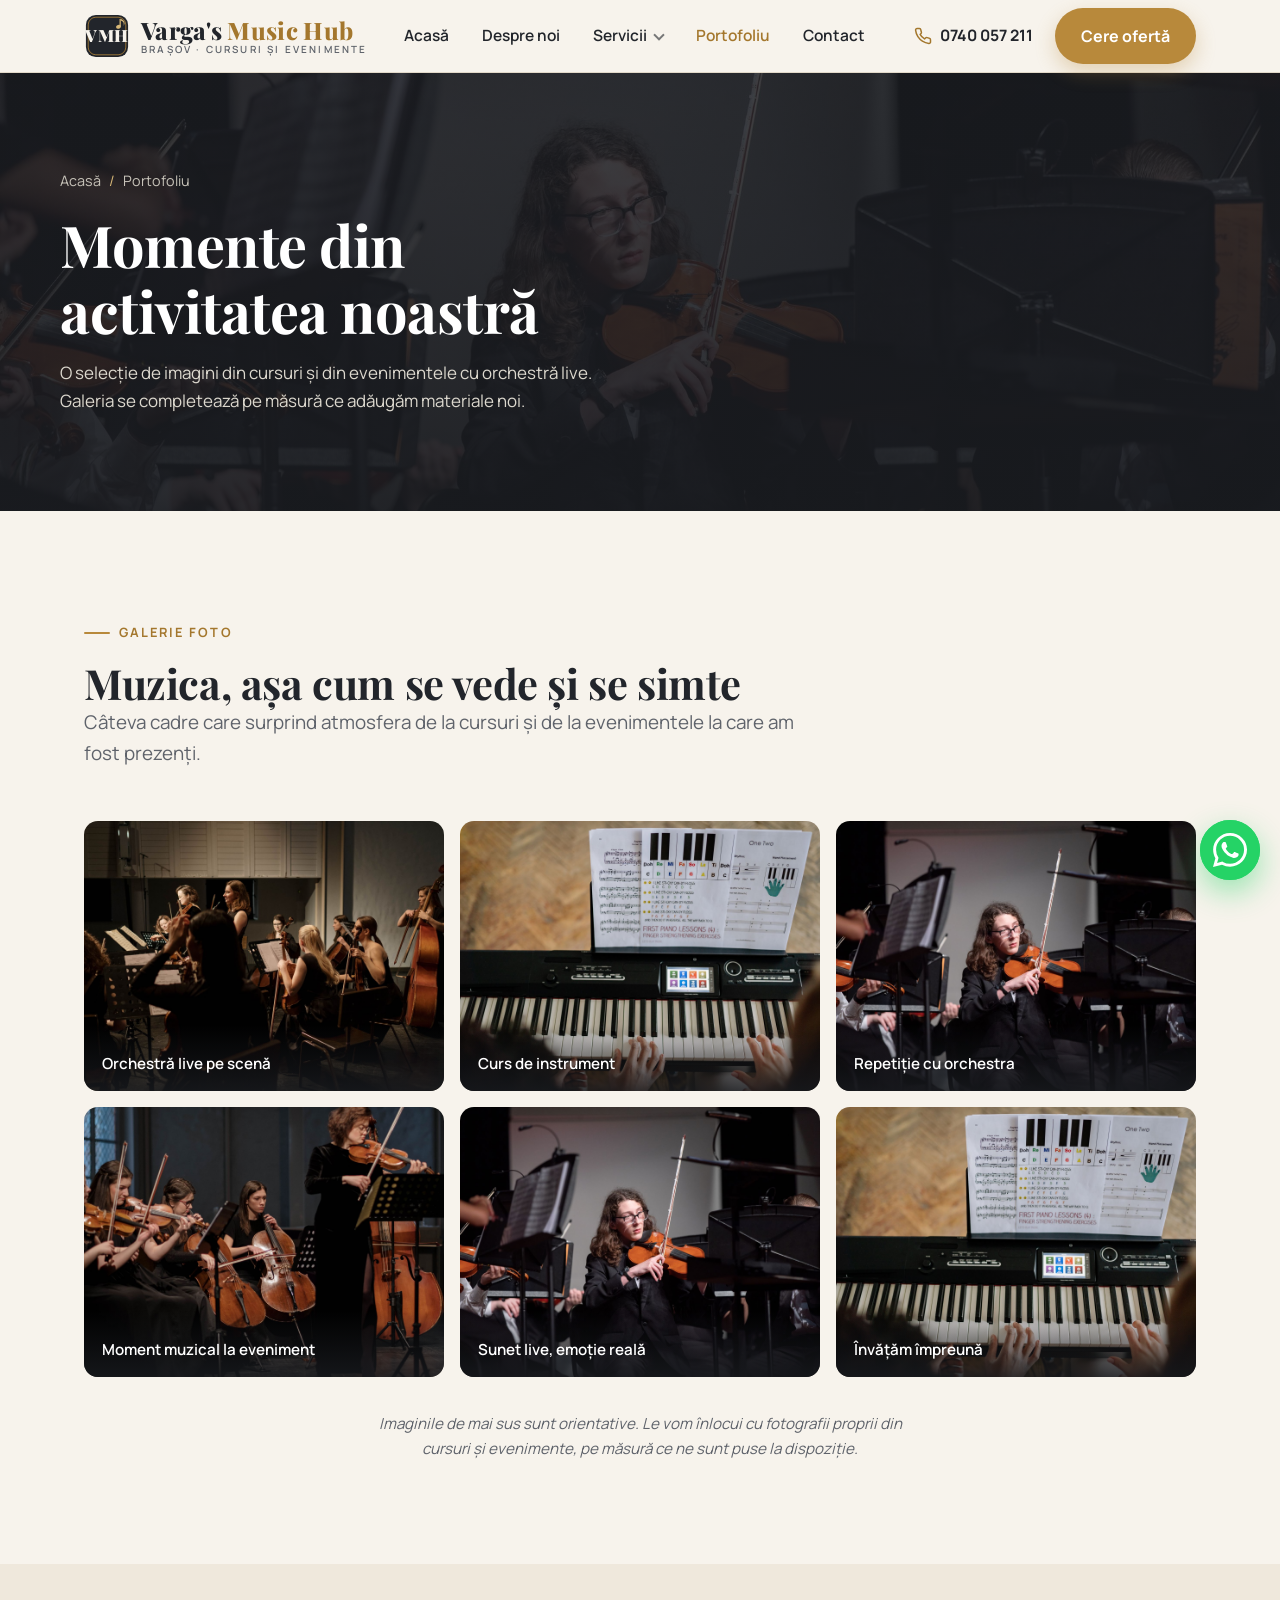
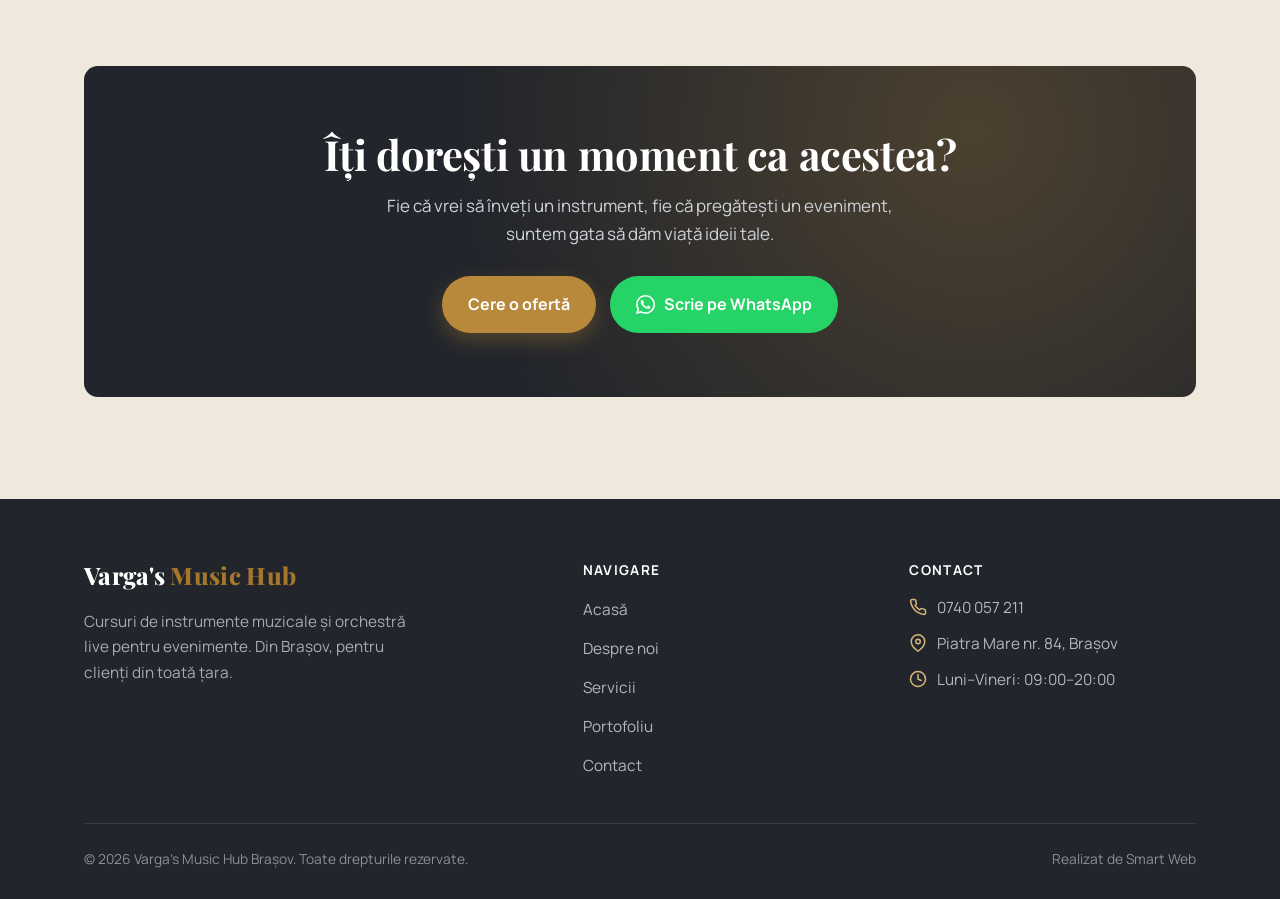
<file: portofoliu.html>
<!DOCTYPE html>
<html lang="ro">
<head>
<meta charset="UTF-8">
<meta name="viewport" content="width=device-width, initial-scale=1.0">
<title>Portofoliu — Galerie foto cursuri și evenimente | Varga's Music Hub Brașov</title>
<meta name="description" content="Galeria Varga's Music Hub Brașov: imagini din cursurile de muzică și din evenimentele cu orchestră live. Momente din activitatea noastră artistică, în Brașov și în toată țara.">
<link rel="preconnect" href="https://fonts.googleapis.com">
<link rel="preconnect" href="https://fonts.gstatic.com" crossorigin>
<link href="https://fonts.googleapis.com/css2?family=Playfair+Display:ital,wght@0,600;0,700;0,800;1,600&family=Manrope:wght@400;500;600;700;800&display=swap" rel="stylesheet">
<link rel="stylesheet" href="css/style.css">
<link rel="icon" type="image/svg+xml" href="assets/favicon.svg">
</head>
<body>

<!-- ===== Header ===== -->
<header class="site-header">
  <div class="wrap header-inner">
    <a href="index.html" class="brand" aria-label="Varga's Music Hub Brașov — acasă">
      <span class="brand-mark" aria-hidden="true">
        <svg viewBox="0 0 120 120" xmlns="http://www.w3.org/2000/svg" role="img" aria-label="Varga's Music Hub"><rect x="5" y="5" width="110" height="110" rx="26" fill="#22252b"/><rect x="11" y="11" width="98" height="98" rx="20" fill="none" stroke="#b8893b" stroke-width="2"/><text x="60" y="76" text-anchor="middle" font-family="Playfair Display, Georgia, serif" font-weight="900" font-size="44" letter-spacing="1.5" fill="#f7f3ec">VMH</text><rect x="92.73" y="15.20" width="3.25" height="20.80" rx="1.62" fill="#d8b877"/><path d="M95.98 15.20 q14.95 6.50 7.47 18.85 q2.27 -11.70 -7.47 -14.30 z" fill="#d8b877"/><ellipse cx="90" cy="36" rx="6.5" ry="5.07" fill="#d8b877" transform="rotate(-18 90 36)"/></svg>
      </span>
      <span class="brand-name">Varga's <b>Music Hub</b><span class="brand-sub">Brașov · cursuri și evenimente</span></span>
    </a>
    <nav class="main-nav" aria-label="Navigare principală">
      <ul>
        <li><a href="index.html">Acasă</a></li>
        <li><a href="despre.html">Despre noi</a></li>
        <li class="has-dropdown">
          <a href="servicii.html" aria-haspopup="true">Servicii</a>
          <ul class="dropdown">
            <li><a href="servicii.html#cursuri">Cursuri de instrumente</a></li>
            <li><a href="servicii.html#orchestra">Orchestră și evenimente</a></li>
          </ul>
        </li>
        <li><a href="portofoliu.html" class="active">Portofoliu</a></li>
        <li><a href="contact.html">Contact</a></li>
      </ul>
    </nav>
    <div class="header-cta">
      <a href="tel:+40740057211" class="header-phone">
        <svg viewBox="0 0 24 24" fill="none" stroke="currentColor" stroke-width="2" stroke-linecap="round" stroke-linejoin="round" aria-hidden="true"><path d="M22 16.92v3a2 2 0 0 1-2.18 2 19.79 19.79 0 0 1-8.63-3.07 19.5 19.5 0 0 1-6-6 19.79 19.79 0 0 1-3.07-8.67A2 2 0 0 1 4.11 2h3a2 2 0 0 1 2 1.72c.13.96.36 1.9.7 2.81a2 2 0 0 1-.45 2.11L8.09 9.91a16 16 0 0 0 6 6l1.27-1.27a2 2 0 0 1 2.11-.45c.9.34 1.85.57 2.81.7A2 2 0 0 1 22 16.92z"/></svg>
        0740 057 211
      </a>
      <a href="contact.html" class="btn btn--gold">Cere ofertă</a>
      <button class="hamburger" aria-label="Deschide meniul" aria-controls="mobileMenu" aria-expanded="false">
        <svg class="bars" viewBox="0 0 24 24" fill="none" stroke="currentColor" stroke-width="2" stroke-linecap="round" aria-hidden="true"><line x1="3" y1="7" x2="21" y2="7"/><line x1="3" y1="12" x2="21" y2="12"/><line x1="3" y1="17" x2="21" y2="17"/></svg>
        <svg class="x" viewBox="0 0 24 24" fill="none" stroke="currentColor" stroke-width="2" stroke-linecap="round" aria-hidden="true"><line x1="6" y1="6" x2="18" y2="18"/><line x1="6" y1="18" x2="18" y2="6"/></svg>
      </button>
    </div>
  </div>
</header>

<!-- ===== Mobile menu ===== -->
<div class="mobile-menu" id="mobileMenu">
  <div class="mm-top">
    <span class="brand-name">Varga's <b>Music Hub</b></span>
    <button class="mm-close" aria-label="Închide meniul">
      <svg viewBox="0 0 24 24" fill="none" stroke="currentColor" stroke-width="2" stroke-linecap="round" aria-hidden="true"><line x1="6" y1="6" x2="18" y2="18"/><line x1="6" y1="18" x2="18" y2="6"/></svg>
    </button>
  </div>
  <nav class="mm-nav" aria-label="Navigare mobil">
    <a href="index.html">Acasă</a>
    <a href="despre.html">Despre noi</a>
    <a href="servicii.html">Servicii</a>
    <a href="servicii.html#cursuri" class="mm-sub">Cursuri de instrumente</a>
    <a href="servicii.html#orchestra" class="mm-sub">Orchestră și evenimente</a>
    <a href="portofoliu.html" class="active">Portofoliu</a>
    <a href="contact.html">Contact</a>
  </nav>
  <div class="mm-cta">
    <a href="tel:+40740057211" class="btn btn--onlight">
      <svg viewBox="0 0 24 24" fill="none" stroke="currentColor" stroke-width="2" stroke-linecap="round" stroke-linejoin="round" aria-hidden="true"><path d="M22 16.92v3a2 2 0 0 1-2.18 2 19.79 19.79 0 0 1-8.63-3.07 19.5 19.5 0 0 1-6-6 19.79 19.79 0 0 1-3.07-8.67A2 2 0 0 1 4.11 2h3a2 2 0 0 1 2 1.72c.13.96.36 1.9.7 2.81a2 2 0 0 1-.45 2.11L8.09 9.91a16 16 0 0 0 6 6l1.27-1.27a2 2 0 0 1 2.11-.45c.9.34 1.85.57 2.81.7A2 2 0 0 1 22 16.92z"/></svg>
      Sună acum: 0740 057 211
    </a>
    <a href="https://wa.me/40740057211?text=Buna%20ziua%2C%20am%20vazut%20site-ul%20si%20as%20dori%20detalii%20despre%20cursuri%2Forchestra" class="btn btn--wa" target="_blank" rel="noopener">
      <svg viewBox="0 0 24 24" fill="currentColor" aria-hidden="true"><path d="M17.472 14.382c-.297-.149-1.758-.867-2.03-.967-.273-.099-.471-.148-.67.15-.197.297-.767.966-.94 1.164-.173.199-.347.223-.644.075-.297-.15-1.255-.463-2.39-1.475-.883-.788-1.48-1.761-1.653-2.059-.173-.297-.018-.458.13-.606.134-.133.298-.347.446-.52.149-.174.198-.298.298-.497.099-.198.05-.371-.025-.52-.075-.149-.669-1.612-.916-2.207-.242-.579-.487-.5-.669-.51-.173-.008-.371-.01-.57-.01-.198 0-.52.074-.792.372-.272.297-1.04 1.016-1.04 2.479 0 1.462 1.065 2.875 1.213 3.074.149.198 2.096 3.2 5.077 4.487.709.306 1.262.489 1.694.625.712.227 1.36.195 1.871.118.571-.085 1.758-.719 2.006-1.413.248-.694.248-1.289.173-1.413-.074-.124-.272-.198-.57-.347m-5.421 7.403h-.004a9.87 9.87 0 01-5.031-1.378l-.361-.214-3.741.982.998-3.648-.235-.374a9.86 9.86 0 01-1.51-5.26c.001-5.45 4.436-9.884 9.888-9.884 2.64 0 5.122 1.03 6.988 2.898a9.825 9.825 0 012.893 6.994c-.003 5.45-4.437 9.885-9.885 9.885M20.52 3.449C18.24 1.245 15.24 0 12.045 0 5.463 0 .104 5.359.101 11.892c0 2.096.549 4.14 1.595 5.945L0 24l6.335-1.652a11.882 11.882 0 005.71 1.454h.006c6.585 0 11.946-5.359 11.949-11.893a11.821 11.821 0 00-3.48-8.464"/></svg>
      Scrie pe WhatsApp
    </a>
  </div>
</div>

<!-- ===== Page hero ===== -->
<section class="page-hero">
  <div class="page-hero-media">
    <img src="assets/img/orchestra.jpg" alt="Muzicieni în timpul unui concert live" width="1600" height="900">
  </div>
  <div class="wrap page-hero-inner">
    <nav class="crumbs" aria-label="Firimituri"><a href="index.html">Acasă</a> <span>/</span> Portofoliu</nav>
    <h1>Momente din activitatea noastră</h1>
    <p>O selecție de imagini din cursuri și din evenimentele cu orchestră live. Galeria se completează pe măsură ce adăugăm materiale noi.</p>
  </div>
</section>

<!-- ===== Galerie ===== -->
<section class="section">
  <div class="wrap">
    <div class="section-head reveal">
      <span class="eyebrow">Galerie foto</span>
      <h2>Muzica, așa cum se vede și se simte</h2>
      <p class="lead">Câteva cadre care surprind atmosfera de la cursuri și de la evenimentele la care am fost prezenți.</p>
    </div>
    <div class="gallery">
      <figure class="reveal">
        <img src="assets/img/hero.jpg" alt="Orchestră live pe scenă în timpul unui eveniment" loading="lazy" width="800" height="600">
        <figcaption>Orchestră live pe scenă</figcaption>
      </figure>
      <figure class="reveal">
        <img src="assets/img/cursuri.jpg" alt="Lecție individuală de instrument muzical" loading="lazy" width="800" height="600">
        <figcaption>Curs de instrument</figcaption>
      </figure>
      <figure class="reveal">
        <img src="assets/img/orchestra.jpg" alt="Muzician cântând la vioară" loading="lazy" width="800" height="600">
        <figcaption>Repetiție cu orchestra</figcaption>
      </figure>
      <figure class="reveal">
        <img src="assets/img/eveniment.jpg" alt="Moment muzical live în timpul unui eveniment" loading="lazy" width="800" height="600">
        <figcaption>Moment muzical la eveniment</figcaption>
      </figure>
      <figure class="reveal">
        <img src="assets/img/orchestra.jpg" alt="Instrument cu coarde în timpul unui recital" loading="lazy" width="800" height="600">
        <figcaption>Sunet live, emoție reală</figcaption>
      </figure>
      <figure class="reveal">
        <img src="assets/img/cursuri.jpg" alt="Moment din timpul unui curs de muzică" loading="lazy" width="800" height="600">
        <figcaption>Învățăm împreună</figcaption>
      </figure>
    </div>
    <p class="lead reveal center" style="margin-top:34px;font-size:.95rem;font-style:italic">Imaginile de mai sus sunt orientative. Le vom înlocui cu fotografii proprii din cursuri și evenimente, pe măsură ce ne sunt puse la dispoziție.</p>
  </div>
</section>

<!-- ===== CTA band ===== -->
<section class="section section--crem2">
  <div class="wrap">
    <div class="cta-band reveal">
      <h2>Îți dorești un moment ca acestea?</h2>
      <p>Fie că vrei să înveți un instrument, fie că pregătești un eveniment, suntem gata să dăm viață ideii tale.</p>
      <div class="actions">
        <a href="contact.html" class="btn btn--gold">Cere o ofertă</a>
        <a href="https://wa.me/40740057211?text=Buna%20ziua%2C%20am%20vazut%20site-ul%20si%20as%20dori%20detalii%20despre%20cursuri%2Forchestra" class="btn btn--wa" target="_blank" rel="noopener">
          <svg viewBox="0 0 24 24" fill="currentColor" aria-hidden="true"><path d="M17.472 14.382c-.297-.149-1.758-.867-2.03-.967-.273-.099-.471-.148-.67.15-.197.297-.767.966-.94 1.164-.173.199-.347.223-.644.075-.297-.15-1.255-.463-2.39-1.475-.883-.788-1.48-1.761-1.653-2.059-.173-.297-.018-.458.13-.606.134-.133.298-.347.446-.52.149-.174.198-.298.298-.497.099-.198.05-.371-.025-.52-.075-.149-.669-1.612-.916-2.207-.242-.579-.487-.5-.669-.51-.173-.008-.371-.01-.57-.01-.198 0-.52.074-.792.372-.272.297-1.04 1.016-1.04 2.479 0 1.462 1.065 2.875 1.213 3.074.149.198 2.096 3.2 5.077 4.487.709.306 1.262.489 1.694.625.712.227 1.36.195 1.871.118.571-.085 1.758-.719 2.006-1.413.248-.694.248-1.289.173-1.413-.074-.124-.272-.198-.57-.347m-5.421 7.403h-.004a9.87 9.87 0 01-5.031-1.378l-.361-.214-3.741.982.998-3.648-.235-.374a9.86 9.86 0 01-1.51-5.26c.001-5.45 4.436-9.884 9.888-9.884 2.64 0 5.122 1.03 6.988 2.898a9.825 9.825 0 012.893 6.994c-.003 5.45-4.437 9.885-9.885 9.885M20.52 3.449C18.24 1.245 15.24 0 12.045 0 5.463 0 .104 5.359.101 11.892c0 2.096.549 4.14 1.595 5.945L0 24l6.335-1.652a11.882 11.882 0 005.71 1.454h.006c6.585 0 11.946-5.359 11.949-11.893a11.821 11.821 0 00-3.48-8.464"/></svg>
          Scrie pe WhatsApp
        </a>
      </div>
    </div>
  </div>
</section>

<!-- ===== Footer ===== -->
<footer class="site-footer">
  <div class="wrap">
    <div class="footer-grid">
      <div>
        <span class="brand-name">Varga's <b>Music Hub</b></span>
        <p>Cursuri de instrumente muzicale și orchestră live pentru evenimente. Din Brașov, pentru clienți din toată țara.</p>
      </div>
      <div class="footer-col">
        <h4>Navigare</h4>
        <ul>
          <li><a href="index.html">Acasă</a></li>
          <li><a href="despre.html">Despre noi</a></li>
          <li><a href="servicii.html">Servicii</a></li>
          <li><a href="portofoliu.html">Portofoliu</a></li>
          <li><a href="contact.html">Contact</a></li>
        </ul>
      </div>
      <div class="footer-col">
        <h4>Contact</h4>
        <ul>
          <li class="fi"><svg viewBox="0 0 24 24" fill="none" stroke="currentColor" stroke-width="2" stroke-linecap="round" stroke-linejoin="round" aria-hidden="true"><path d="M22 16.92v3a2 2 0 0 1-2.18 2 19.79 19.79 0 0 1-8.63-3.07 19.5 19.5 0 0 1-6-6 19.79 19.79 0 0 1-3.07-8.67A2 2 0 0 1 4.11 2h3a2 2 0 0 1 2 1.72c.13.96.36 1.9.7 2.81a2 2 0 0 1-.45 2.11L8.09 9.91a16 16 0 0 0 6 6l1.27-1.27a2 2 0 0 1 2.11-.45c.9.34 1.85.57 2.81.7A2 2 0 0 1 22 16.92z"/></svg><a href="tel:+40740057211">0740 057 211</a></li>
          <li class="fi"><svg viewBox="0 0 24 24" fill="none" stroke="currentColor" stroke-width="2" stroke-linecap="round" stroke-linejoin="round" aria-hidden="true"><path d="M21 10c0 7-9 13-9 13s-9-6-9-13a9 9 0 0 1 18 0z"/><circle cx="12" cy="10" r="3"/></svg><span>Piatra Mare nr. 84, Brașov</span></li>
          <li class="fi"><svg viewBox="0 0 24 24" fill="none" stroke="currentColor" stroke-width="2" stroke-linecap="round" stroke-linejoin="round" aria-hidden="true"><circle cx="12" cy="12" r="10"/><path d="M12 6v6l4 2"/></svg><span>Luni–Vineri: 09:00–20:00</span></li>
        </ul>
      </div>
    </div>
    <div class="footer-bottom">
      <span>&copy; <span class="js-year">2026</span> Varga's Music Hub Brașov. Toate drepturile rezervate.</span>
      <span>Realizat de <a href="https://smart-web.ro/" target="_blank" rel="noopener">Smart Web</a></span>
    </div>
  </div>
</footer>

<a class="wa-float" href="https://wa.me/40740057211?text=Buna%20ziua%2C%20am%20vazut%20site-ul%20si%20as%20dori%20detalii%20despre%20cursuri%2Forchestra" target="_blank" rel="noopener" aria-label="Scrie-ne pe WhatsApp">
  <svg viewBox="0 0 24 24" fill="currentColor" aria-hidden="true"><path d="M17.472 14.382c-.297-.149-1.758-.867-2.03-.967-.273-.099-.471-.148-.67.15-.197.297-.767.966-.94 1.164-.173.199-.347.223-.644.075-.297-.15-1.255-.463-2.39-1.475-.883-.788-1.48-1.761-1.653-2.059-.173-.297-.018-.458.13-.606.134-.133.298-.347.446-.52.149-.174.198-.298.298-.497.099-.198.05-.371-.025-.52-.075-.149-.669-1.612-.916-2.207-.242-.579-.487-.5-.669-.51-.173-.008-.371-.01-.57-.01-.198 0-.52.074-.792.372-.272.297-1.04 1.016-1.04 2.479 0 1.462 1.065 2.875 1.213 3.074.149.198 2.096 3.2 5.077 4.487.709.306 1.262.489 1.694.625.712.227 1.36.195 1.871.118.571-.085 1.758-.719 2.006-1.413.248-.694.248-1.289.173-1.413-.074-.124-.272-.198-.57-.347m-5.421 7.403h-.004a9.87 9.87 0 01-5.031-1.378l-.361-.214-3.741.982.998-3.648-.235-.374a9.86 9.86 0 01-1.51-5.26c.001-5.45 4.436-9.884 9.888-9.884 2.64 0 5.122 1.03 6.988 2.898a9.825 9.825 0 012.893 6.994c-.003 5.45-4.437 9.885-9.885 9.885M20.52 3.449C18.24 1.245 15.24 0 12.045 0 5.463 0 .104 5.359.101 11.892c0 2.096.549 4.14 1.595 5.945L0 24l6.335-1.652a11.882 11.882 0 005.71 1.454h.006c6.585 0 11.946-5.359 11.949-11.893a11.821 11.821 0 00-3.48-8.464"/></svg>
</a>

<script src="js/main.js"></script>
</body>
</html>
</file>
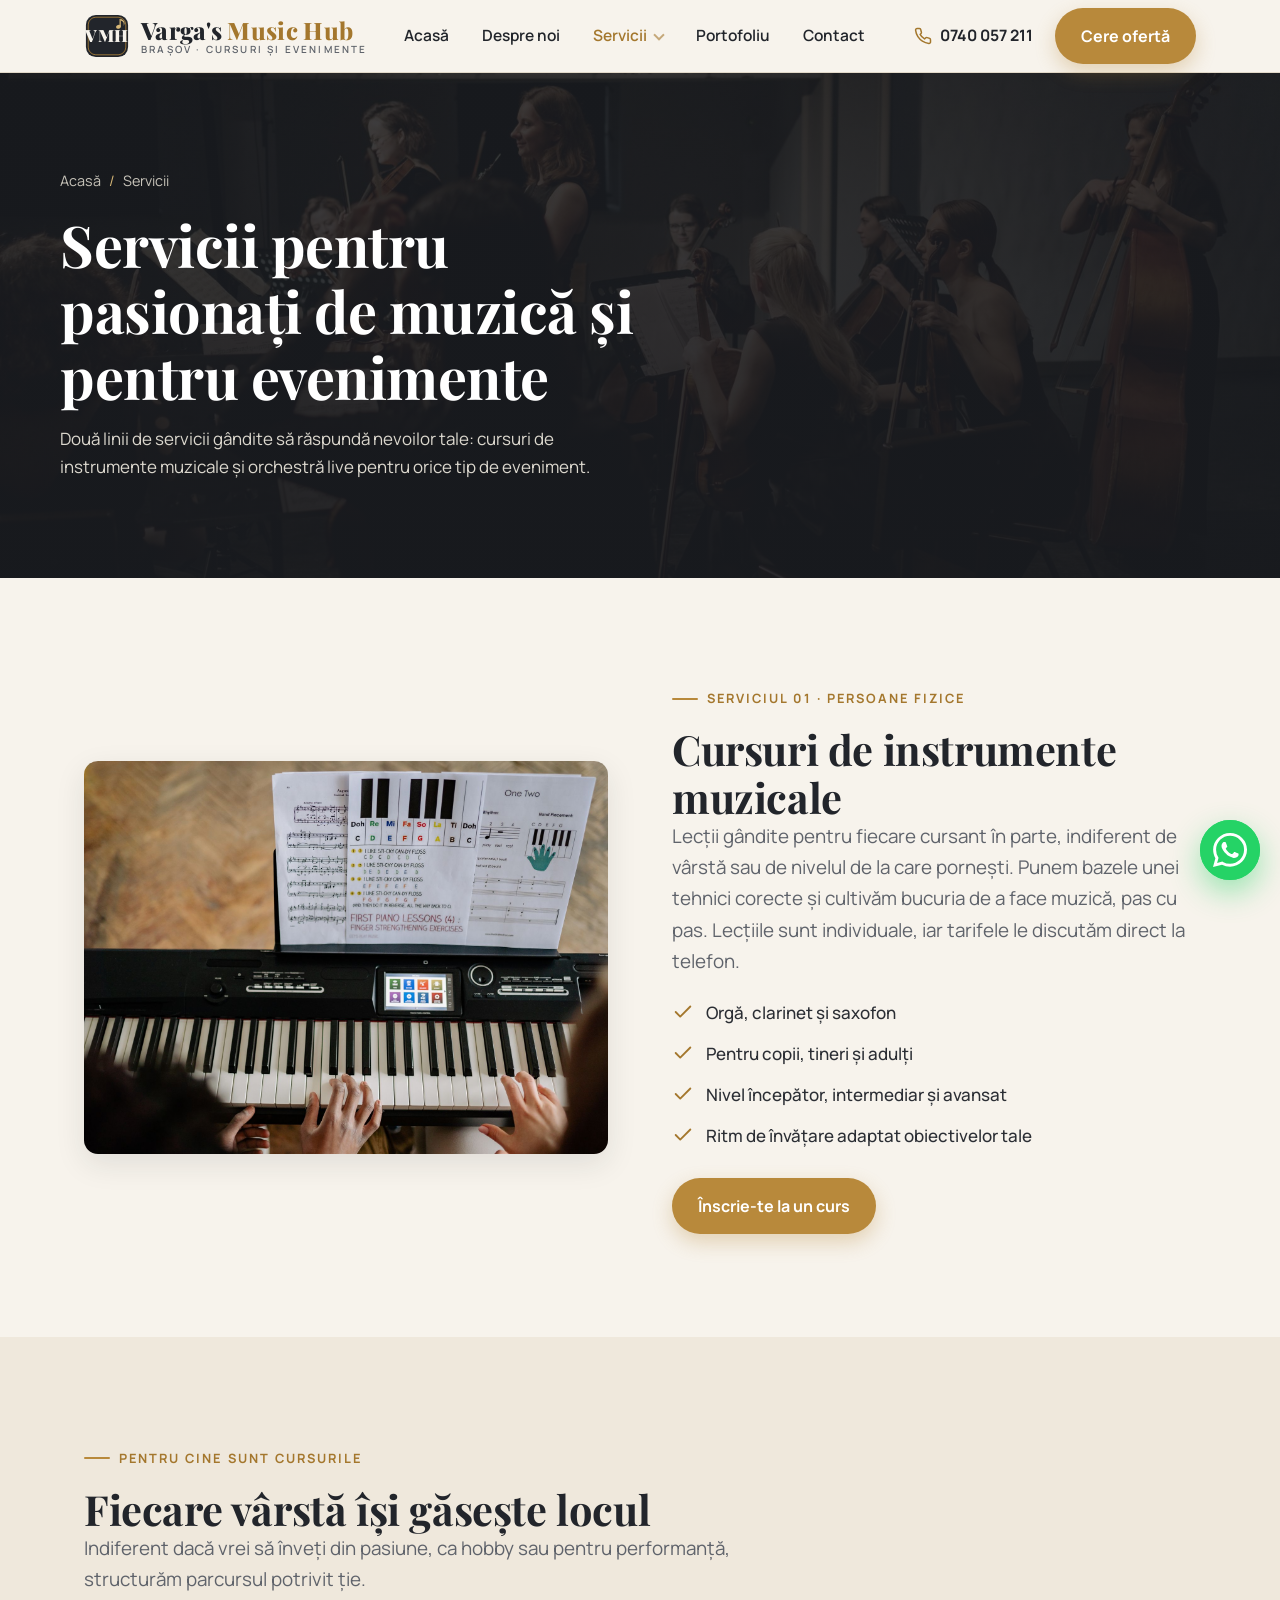
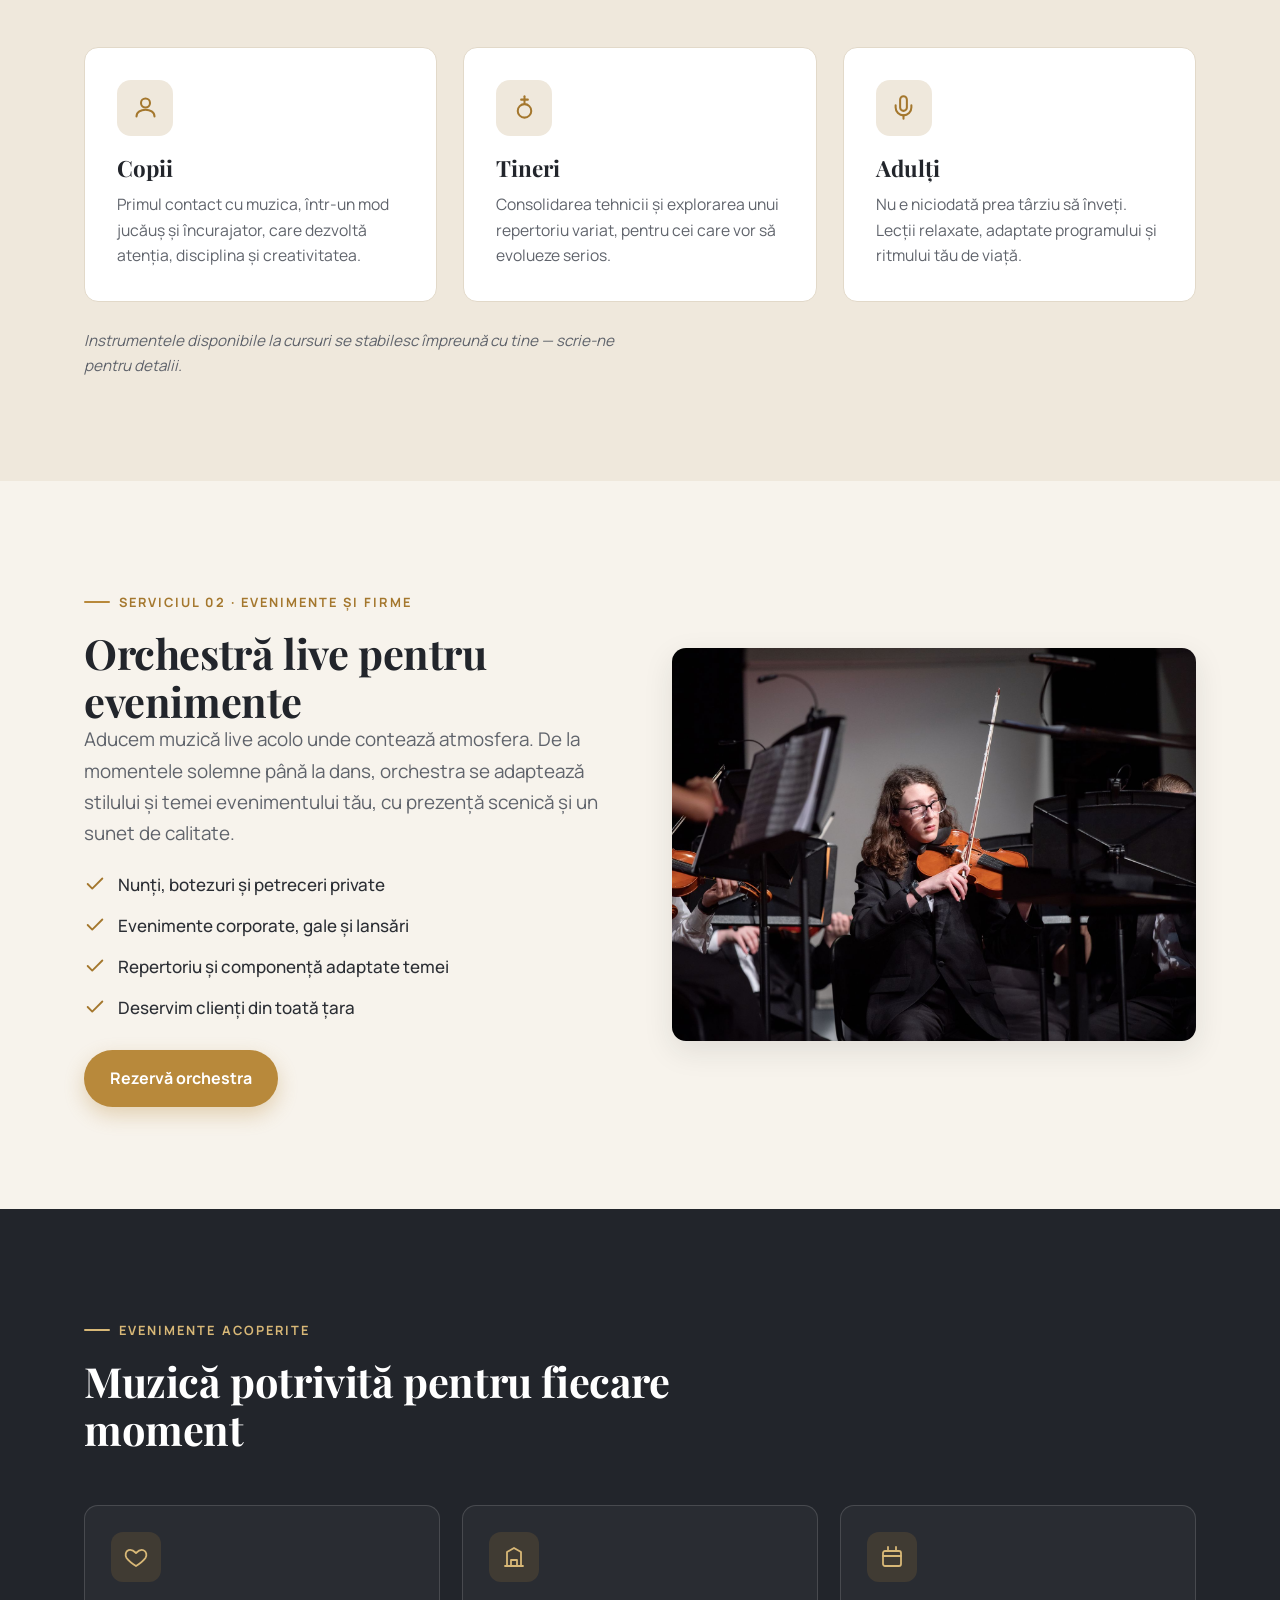
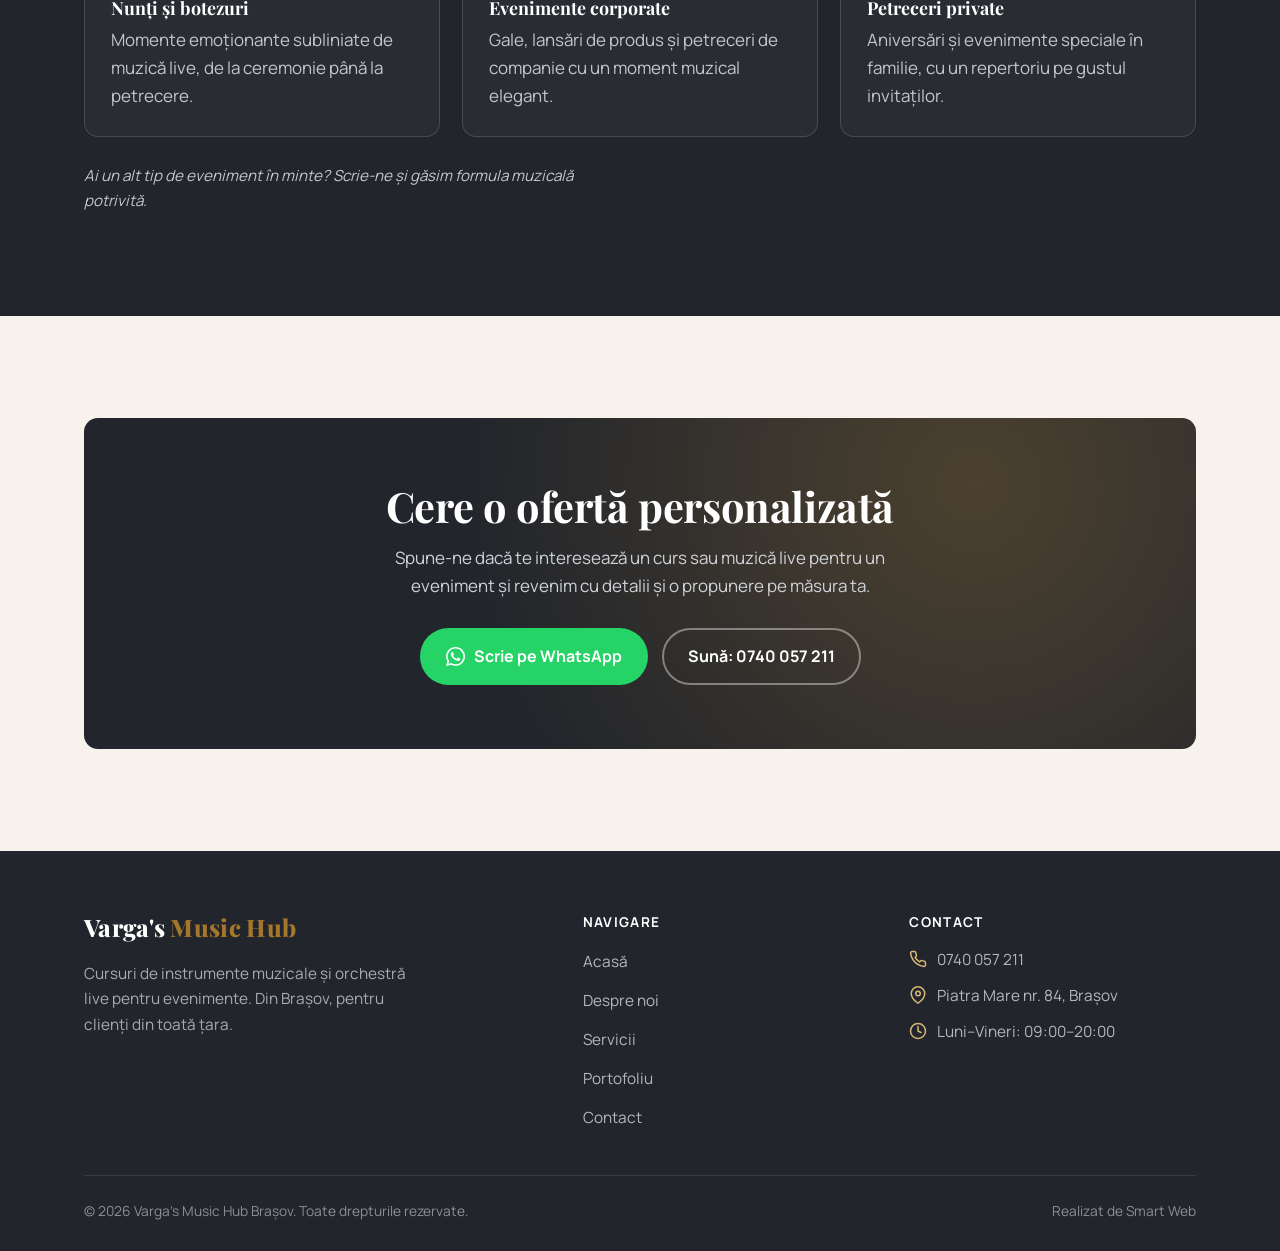
<file: servicii.html>
<!DOCTYPE html>
<html lang="ro">
<head>
<meta charset="UTF-8">
<meta name="viewport" content="width=device-width, initial-scale=1.0">
<title>Servicii — Cursuri de instrumente și orchestră pentru evenimente | Varga's Music Hub Brașov</title>
<meta name="description" content="Servicii Varga's Music Hub Brașov: cursuri de instrumente muzicale pentru copii și adulți și orchestră live pentru nunți, botezuri și evenimente corporate. Cere o ofertă personalizată.">
<link rel="preconnect" href="https://fonts.googleapis.com">
<link rel="preconnect" href="https://fonts.gstatic.com" crossorigin>
<link href="https://fonts.googleapis.com/css2?family=Playfair+Display:ital,wght@0,600;0,700;0,800;1,600&family=Manrope:wght@400;500;600;700;800&display=swap" rel="stylesheet">
<link rel="stylesheet" href="css/style.css">
<link rel="icon" type="image/svg+xml" href="assets/favicon.svg">
</head>
<body>

<!-- ===== Header ===== -->
<header class="site-header">
  <div class="wrap header-inner">
    <a href="index.html" class="brand" aria-label="Varga's Music Hub Brașov — acasă">
      <span class="brand-mark" aria-hidden="true">
        <svg viewBox="0 0 120 120" xmlns="http://www.w3.org/2000/svg" role="img" aria-label="Varga's Music Hub"><rect x="5" y="5" width="110" height="110" rx="26" fill="#22252b"/><rect x="11" y="11" width="98" height="98" rx="20" fill="none" stroke="#b8893b" stroke-width="2"/><text x="60" y="76" text-anchor="middle" font-family="Playfair Display, Georgia, serif" font-weight="900" font-size="44" letter-spacing="1.5" fill="#f7f3ec">VMH</text><rect x="92.73" y="15.20" width="3.25" height="20.80" rx="1.62" fill="#d8b877"/><path d="M95.98 15.20 q14.95 6.50 7.47 18.85 q2.27 -11.70 -7.47 -14.30 z" fill="#d8b877"/><ellipse cx="90" cy="36" rx="6.5" ry="5.07" fill="#d8b877" transform="rotate(-18 90 36)"/></svg>
      </span>
      <span class="brand-name">Varga's <b>Music Hub</b><span class="brand-sub">Brașov · cursuri și evenimente</span></span>
    </a>
    <nav class="main-nav" aria-label="Navigare principală">
      <ul>
        <li><a href="index.html">Acasă</a></li>
        <li><a href="despre.html">Despre noi</a></li>
        <li class="has-dropdown">
          <a href="servicii.html" class="active" aria-haspopup="true">Servicii</a>
          <ul class="dropdown">
            <li><a href="servicii.html#cursuri">Cursuri de instrumente</a></li>
            <li><a href="servicii.html#orchestra">Orchestră și evenimente</a></li>
          </ul>
        </li>
        <li><a href="portofoliu.html">Portofoliu</a></li>
        <li><a href="contact.html">Contact</a></li>
      </ul>
    </nav>
    <div class="header-cta">
      <a href="tel:+40740057211" class="header-phone">
        <svg viewBox="0 0 24 24" fill="none" stroke="currentColor" stroke-width="2" stroke-linecap="round" stroke-linejoin="round" aria-hidden="true"><path d="M22 16.92v3a2 2 0 0 1-2.18 2 19.79 19.79 0 0 1-8.63-3.07 19.5 19.5 0 0 1-6-6 19.79 19.79 0 0 1-3.07-8.67A2 2 0 0 1 4.11 2h3a2 2 0 0 1 2 1.72c.13.96.36 1.9.7 2.81a2 2 0 0 1-.45 2.11L8.09 9.91a16 16 0 0 0 6 6l1.27-1.27a2 2 0 0 1 2.11-.45c.9.34 1.85.57 2.81.7A2 2 0 0 1 22 16.92z"/></svg>
        0740 057 211
      </a>
      <a href="contact.html" class="btn btn--gold">Cere ofertă</a>
      <button class="hamburger" aria-label="Deschide meniul" aria-controls="mobileMenu" aria-expanded="false">
        <svg class="bars" viewBox="0 0 24 24" fill="none" stroke="currentColor" stroke-width="2" stroke-linecap="round" aria-hidden="true"><line x1="3" y1="7" x2="21" y2="7"/><line x1="3" y1="12" x2="21" y2="12"/><line x1="3" y1="17" x2="21" y2="17"/></svg>
        <svg class="x" viewBox="0 0 24 24" fill="none" stroke="currentColor" stroke-width="2" stroke-linecap="round" aria-hidden="true"><line x1="6" y1="6" x2="18" y2="18"/><line x1="6" y1="18" x2="18" y2="6"/></svg>
      </button>
    </div>
  </div>
</header>

<!-- ===== Mobile menu ===== -->
<div class="mobile-menu" id="mobileMenu">
  <div class="mm-top">
    <span class="brand-name">Varga's <b>Music Hub</b></span>
    <button class="mm-close" aria-label="Închide meniul">
      <svg viewBox="0 0 24 24" fill="none" stroke="currentColor" stroke-width="2" stroke-linecap="round" aria-hidden="true"><line x1="6" y1="6" x2="18" y2="18"/><line x1="6" y1="18" x2="18" y2="6"/></svg>
    </button>
  </div>
  <nav class="mm-nav" aria-label="Navigare mobil">
    <a href="index.html">Acasă</a>
    <a href="despre.html">Despre noi</a>
    <a href="servicii.html" class="active">Servicii</a>
    <a href="servicii.html#cursuri" class="mm-sub">Cursuri de instrumente</a>
    <a href="servicii.html#orchestra" class="mm-sub">Orchestră și evenimente</a>
    <a href="portofoliu.html">Portofoliu</a>
    <a href="contact.html">Contact</a>
  </nav>
  <div class="mm-cta">
    <a href="tel:+40740057211" class="btn btn--onlight">
      <svg viewBox="0 0 24 24" fill="none" stroke="currentColor" stroke-width="2" stroke-linecap="round" stroke-linejoin="round" aria-hidden="true"><path d="M22 16.92v3a2 2 0 0 1-2.18 2 19.79 19.79 0 0 1-8.63-3.07 19.5 19.5 0 0 1-6-6 19.79 19.79 0 0 1-3.07-8.67A2 2 0 0 1 4.11 2h3a2 2 0 0 1 2 1.72c.13.96.36 1.9.7 2.81a2 2 0 0 1-.45 2.11L8.09 9.91a16 16 0 0 0 6 6l1.27-1.27a2 2 0 0 1 2.11-.45c.9.34 1.85.57 2.81.7A2 2 0 0 1 22 16.92z"/></svg>
      Sună acum: 0740 057 211
    </a>
    <a href="https://wa.me/40740057211?text=Buna%20ziua%2C%20am%20vazut%20site-ul%20si%20as%20dori%20detalii%20despre%20cursuri%2Forchestra" class="btn btn--wa" target="_blank" rel="noopener">
      <svg viewBox="0 0 24 24" fill="currentColor" aria-hidden="true"><path d="M17.472 14.382c-.297-.149-1.758-.867-2.03-.967-.273-.099-.471-.148-.67.15-.197.297-.767.966-.94 1.164-.173.199-.347.223-.644.075-.297-.15-1.255-.463-2.39-1.475-.883-.788-1.48-1.761-1.653-2.059-.173-.297-.018-.458.13-.606.134-.133.298-.347.446-.52.149-.174.198-.298.298-.497.099-.198.05-.371-.025-.52-.075-.149-.669-1.612-.916-2.207-.242-.579-.487-.5-.669-.51-.173-.008-.371-.01-.57-.01-.198 0-.52.074-.792.372-.272.297-1.04 1.016-1.04 2.479 0 1.462 1.065 2.875 1.213 3.074.149.198 2.096 3.2 5.077 4.487.709.306 1.262.489 1.694.625.712.227 1.36.195 1.871.118.571-.085 1.758-.719 2.006-1.413.248-.694.248-1.289.173-1.413-.074-.124-.272-.198-.57-.347m-5.421 7.403h-.004a9.87 9.87 0 01-5.031-1.378l-.361-.214-3.741.982.998-3.648-.235-.374a9.86 9.86 0 01-1.51-5.26c.001-5.45 4.436-9.884 9.888-9.884 2.64 0 5.122 1.03 6.988 2.898a9.825 9.825 0 012.893 6.994c-.003 5.45-4.437 9.885-9.885 9.885M20.52 3.449C18.24 1.245 15.24 0 12.045 0 5.463 0 .104 5.359.101 11.892c0 2.096.549 4.14 1.595 5.945L0 24l6.335-1.652a11.882 11.882 0 005.71 1.454h.006c6.585 0 11.946-5.359 11.949-11.893a11.821 11.821 0 00-3.48-8.464"/></svg>
      Scrie pe WhatsApp
    </a>
  </div>
</div>

<!-- ===== Page hero ===== -->
<section class="page-hero">
  <div class="page-hero-media">
    <img src="assets/img/hero.jpg" alt="Orchestră live pe scenă în timpul unui eveniment" width="1600" height="900">
  </div>
  <div class="wrap page-hero-inner">
    <nav class="crumbs" aria-label="Firimituri"><a href="index.html">Acasă</a> <span>/</span> Servicii</nav>
    <h1>Servicii pentru pasionați de muzică și pentru evenimente</h1>
    <p>Două linii de servicii gândite să răspundă nevoilor tale: cursuri de instrumente muzicale și orchestră live pentru orice tip de eveniment.</p>
  </div>
</section>

<!-- ===== Cursuri ===== -->
<section class="section" id="cursuri">
  <div class="wrap">
    <div class="split">
      <div class="split-media reveal">
        <img src="assets/img/cursuri.jpg" alt="Lecție individuală de instrument muzical în timpul unui curs" loading="lazy" width="800" height="600">
      </div>
      <div class="reveal">
        <span class="eyebrow">Serviciul 01 &middot; Persoane fizice</span>
        <h2>Cursuri de instrumente muzicale</h2>
        <p class="lead">Lecții gândite pentru fiecare cursant în parte, indiferent de vârstă sau de nivelul de la care pornești. Punem bazele unei tehnici corecte și cultivăm bucuria de a face muzică, pas cu pas. Lecțiile sunt individuale, iar tarifele le discutăm direct la telefon.</p>
        <ul class="feats">
          <li><svg viewBox="0 0 24 24" fill="none" stroke="currentColor" stroke-width="2" stroke-linecap="round" stroke-linejoin="round" aria-hidden="true"><path d="M20 6 9 17l-5-5"/></svg><span>Orgă, clarinet și saxofon</span></li>
          <li><svg viewBox="0 0 24 24" fill="none" stroke="currentColor" stroke-width="2" stroke-linecap="round" stroke-linejoin="round" aria-hidden="true"><path d="M20 6 9 17l-5-5"/></svg><span>Pentru copii, tineri și adulți</span></li>
          <li><svg viewBox="0 0 24 24" fill="none" stroke="currentColor" stroke-width="2" stroke-linecap="round" stroke-linejoin="round" aria-hidden="true"><path d="M20 6 9 17l-5-5"/></svg><span>Nivel începător, intermediar și avansat</span></li>
          <li><svg viewBox="0 0 24 24" fill="none" stroke="currentColor" stroke-width="2" stroke-linecap="round" stroke-linejoin="round" aria-hidden="true"><path d="M20 6 9 17l-5-5"/></svg><span>Ritm de învățare adaptat obiectivelor tale</span></li>
        </ul>
        <a href="contact.html" class="btn btn--gold">Înscrie-te la un curs</a>
      </div>
    </div>
  </div>
</section>

<!-- ===== Ce înveți / pentru cine ===== -->
<section class="section section--crem2">
  <div class="wrap">
    <div class="section-head reveal">
      <span class="eyebrow">Pentru cine sunt cursurile</span>
      <h2>Fiecare vârstă își găsește locul</h2>
      <p class="lead">Indiferent dacă vrei să înveți din pasiune, ca hobby sau pentru performanță, structurăm parcursul potrivit ție.</p>
    </div>
    <div class="grid grid-3">
      <article class="card reveal">
        <span class="ico" aria-hidden="true"><svg viewBox="0 0 24 24" fill="none" stroke="currentColor" stroke-width="1.8" stroke-linecap="round" stroke-linejoin="round"><circle cx="12" cy="8" r="4"/><path d="M4 20c0-4 4-6 8-6s8 2 8 6"/></svg></span>
        <h3>Copii</h3>
        <p>Primul contact cu muzica, într-un mod jucăuș și încurajator, care dezvoltă atenția, disciplina și creativitatea.</p>
      </article>
      <article class="card reveal">
        <span class="ico" aria-hidden="true"><svg viewBox="0 0 24 24" fill="none" stroke="currentColor" stroke-width="1.8" stroke-linecap="round" stroke-linejoin="round"><path d="M12 2v6"/><path d="M9 5h6"/><circle cx="12" cy="15" r="6"/></svg></span>
        <h3>Tineri</h3>
        <p>Consolidarea tehnicii și explorarea unui repertoriu variat, pentru cei care vor să evolueze serios.</p>
      </article>
      <article class="card reveal">
        <span class="ico" aria-hidden="true"><svg viewBox="0 0 24 24" fill="none" stroke="currentColor" stroke-width="1.8" stroke-linecap="round" stroke-linejoin="round"><path d="M12 2a3 3 0 0 0-3 3v7a3 3 0 0 0 6 0V5a3 3 0 0 0-3-3z"/><path d="M19 10v2a7 7 0 0 1-14 0v-2"/><line x1="12" y1="19" x2="12" y2="22"/></svg></span>
        <h3>Adulți</h3>
        <p>Nu e niciodată prea târziu să înveți. Lecții relaxate, adaptate programului și ritmului tău de viață.</p>
      </article>
    </div>
    <p class="lead reveal" style="margin-top:26px;font-size:.95rem;font-style:italic">Instrumentele disponibile la cursuri se stabilesc împreună cu tine — scrie-ne pentru detalii.</p>
  </div>
</section>

<!-- ===== Orchestra ===== -->
<section class="section" id="orchestra">
  <div class="wrap">
    <div class="split split--rev">
      <div class="split-media reveal">
        <img src="assets/img/orchestra.jpg" alt="Muzician cântând la vioară în cadrul unei orchestre live" loading="lazy" width="800" height="600">
      </div>
      <div class="reveal">
        <span class="eyebrow">Serviciul 02 &middot; Evenimente și firme</span>
        <h2>Orchestră live pentru evenimente</h2>
        <p class="lead">Aducem muzică live acolo unde contează atmosfera. De la momentele solemne până la dans, orchestra se adaptează stilului și temei evenimentului tău, cu prezență scenică și un sunet de calitate.</p>
        <ul class="feats">
          <li><svg viewBox="0 0 24 24" fill="none" stroke="currentColor" stroke-width="2" stroke-linecap="round" stroke-linejoin="round" aria-hidden="true"><path d="M20 6 9 17l-5-5"/></svg><span>Nunți, botezuri și petreceri private</span></li>
          <li><svg viewBox="0 0 24 24" fill="none" stroke="currentColor" stroke-width="2" stroke-linecap="round" stroke-linejoin="round" aria-hidden="true"><path d="M20 6 9 17l-5-5"/></svg><span>Evenimente corporate, gale și lansări</span></li>
          <li><svg viewBox="0 0 24 24" fill="none" stroke="currentColor" stroke-width="2" stroke-linecap="round" stroke-linejoin="round" aria-hidden="true"><path d="M20 6 9 17l-5-5"/></svg><span>Repertoriu și componență adaptate temei</span></li>
          <li><svg viewBox="0 0 24 24" fill="none" stroke="currentColor" stroke-width="2" stroke-linecap="round" stroke-linejoin="round" aria-hidden="true"><path d="M20 6 9 17l-5-5"/></svg><span>Deservim clienți din toată țara</span></li>
        </ul>
        <a href="contact.html" class="btn btn--gold">Rezervă orchestra</a>
      </div>
    </div>
  </div>
</section>

<!-- ===== Tipuri de evenimente ===== -->
<section class="section section--dark">
  <div class="wrap">
    <div class="section-head reveal">
      <span class="eyebrow">Evenimente acoperite</span>
      <h2>Muzică potrivită pentru fiecare moment</h2>
    </div>
    <div class="pillars">
      <div class="pillar reveal">
        <span class="ico" aria-hidden="true"><svg viewBox="0 0 24 24" fill="none" stroke="currentColor" stroke-width="1.8" stroke-linecap="round" stroke-linejoin="round"><path d="M12 21s-6.716-4.297-9.428-8.06C.86 10.28 1.5 6.5 4.5 5.2 6.7 4.24 9 5 12 8c3-3 5.3-3.76 7.5-2.8 3 1.3 3.64 5.08 1.928 7.74C18.716 16.703 12 21 12 21z"/></svg></span>
        <h3>Nunți și botezuri</h3>
        <p>Momente emoționante subliniate de muzică live, de la ceremonie până la petrecere.</p>
      </div>
      <div class="pillar reveal">
        <span class="ico" aria-hidden="true"><svg viewBox="0 0 24 24" fill="none" stroke="currentColor" stroke-width="1.8" stroke-linecap="round" stroke-linejoin="round"><path d="M3 21h18"/><path d="M5 21V7l7-4 7 4v14"/><path d="M9 21v-6h6v6"/></svg></span>
        <h3>Evenimente corporate</h3>
        <p>Gale, lansări de produs și petreceri de companie cu un moment muzical elegant.</p>
      </div>
      <div class="pillar reveal">
        <span class="ico" aria-hidden="true"><svg viewBox="0 0 24 24" fill="none" stroke="currentColor" stroke-width="1.8" stroke-linecap="round" stroke-linejoin="round"><path d="M8 2v4"/><path d="M16 2v4"/><rect x="3" y="6" width="18" height="15" rx="2"/><path d="M3 11h18"/></svg></span>
        <h3>Petreceri private</h3>
        <p>Aniversări și evenimente speciale în familie, cu un repertoriu pe gustul invitaților.</p>
      </div>
    </div>
    <p class="lead reveal" style="margin-top:26px;font-size:.95rem;font-style:italic">Ai un alt tip de eveniment în minte? Scrie-ne și găsim formula muzicală potrivită.</p>
  </div>
</section>

<!-- ===== CTA band ===== -->
<section class="section">
  <div class="wrap">
    <div class="cta-band reveal">
      <h2>Cere o ofertă personalizată</h2>
      <p>Spune-ne dacă te interesează un curs sau muzică live pentru un eveniment și revenim cu detalii și o propunere pe măsura ta.</p>
      <div class="actions">
        <a href="https://wa.me/40740057211?text=Buna%20ziua%2C%20am%20vazut%20site-ul%20si%20as%20dori%20detalii%20despre%20cursuri%2Forchestra" class="btn btn--wa" target="_blank" rel="noopener">
          <svg viewBox="0 0 24 24" fill="currentColor" aria-hidden="true"><path d="M17.472 14.382c-.297-.149-1.758-.867-2.03-.967-.273-.099-.471-.148-.67.15-.197.297-.767.966-.94 1.164-.173.199-.347.223-.644.075-.297-.15-1.255-.463-2.39-1.475-.883-.788-1.48-1.761-1.653-2.059-.173-.297-.018-.458.13-.606.134-.133.298-.347.446-.52.149-.174.198-.298.298-.497.099-.198.05-.371-.025-.52-.075-.149-.669-1.612-.916-2.207-.242-.579-.487-.5-.669-.51-.173-.008-.371-.01-.57-.01-.198 0-.52.074-.792.372-.272.297-1.04 1.016-1.04 2.479 0 1.462 1.065 2.875 1.213 3.074.149.198 2.096 3.2 5.077 4.487.709.306 1.262.489 1.694.625.712.227 1.36.195 1.871.118.571-.085 1.758-.719 2.006-1.413.248-.694.248-1.289.173-1.413-.074-.124-.272-.198-.57-.347m-5.421 7.403h-.004a9.87 9.87 0 01-5.031-1.378l-.361-.214-3.741.982.998-3.648-.235-.374a9.86 9.86 0 01-1.51-5.26c.001-5.45 4.436-9.884 9.888-9.884 2.64 0 5.122 1.03 6.988 2.898a9.825 9.825 0 012.893 6.994c-.003 5.45-4.437 9.885-9.885 9.885M20.52 3.449C18.24 1.245 15.24 0 12.045 0 5.463 0 .104 5.359.101 11.892c0 2.096.549 4.14 1.595 5.945L0 24l6.335-1.652a11.882 11.882 0 005.71 1.454h.006c6.585 0 11.946-5.359 11.949-11.893a11.821 11.821 0 00-3.48-8.464"/></svg>
          Scrie pe WhatsApp
        </a>
        <a href="tel:+40740057211" class="btn btn--ghost">Sună: 0740 057 211</a>
      </div>
    </div>
  </div>
</section>

<!-- ===== Footer ===== -->
<footer class="site-footer">
  <div class="wrap">
    <div class="footer-grid">
      <div>
        <span class="brand-name">Varga's <b>Music Hub</b></span>
        <p>Cursuri de instrumente muzicale și orchestră live pentru evenimente. Din Brașov, pentru clienți din toată țara.</p>
      </div>
      <div class="footer-col">
        <h4>Navigare</h4>
        <ul>
          <li><a href="index.html">Acasă</a></li>
          <li><a href="despre.html">Despre noi</a></li>
          <li><a href="servicii.html">Servicii</a></li>
          <li><a href="portofoliu.html">Portofoliu</a></li>
          <li><a href="contact.html">Contact</a></li>
        </ul>
      </div>
      <div class="footer-col">
        <h4>Contact</h4>
        <ul>
          <li class="fi"><svg viewBox="0 0 24 24" fill="none" stroke="currentColor" stroke-width="2" stroke-linecap="round" stroke-linejoin="round" aria-hidden="true"><path d="M22 16.92v3a2 2 0 0 1-2.18 2 19.79 19.79 0 0 1-8.63-3.07 19.5 19.5 0 0 1-6-6 19.79 19.79 0 0 1-3.07-8.67A2 2 0 0 1 4.11 2h3a2 2 0 0 1 2 1.72c.13.96.36 1.9.7 2.81a2 2 0 0 1-.45 2.11L8.09 9.91a16 16 0 0 0 6 6l1.27-1.27a2 2 0 0 1 2.11-.45c.9.34 1.85.57 2.81.7A2 2 0 0 1 22 16.92z"/></svg><a href="tel:+40740057211">0740 057 211</a></li>
          <li class="fi"><svg viewBox="0 0 24 24" fill="none" stroke="currentColor" stroke-width="2" stroke-linecap="round" stroke-linejoin="round" aria-hidden="true"><path d="M21 10c0 7-9 13-9 13s-9-6-9-13a9 9 0 0 1 18 0z"/><circle cx="12" cy="10" r="3"/></svg><span>Piatra Mare nr. 84, Brașov</span></li>
          <li class="fi"><svg viewBox="0 0 24 24" fill="none" stroke="currentColor" stroke-width="2" stroke-linecap="round" stroke-linejoin="round" aria-hidden="true"><circle cx="12" cy="12" r="10"/><path d="M12 6v6l4 2"/></svg><span>Luni–Vineri: 09:00–20:00</span></li>
        </ul>
      </div>
    </div>
    <div class="footer-bottom">
      <span>&copy; <span class="js-year">2026</span> Varga's Music Hub Brașov. Toate drepturile rezervate.</span>
      <span>Realizat de <a href="https://smart-web.ro/" target="_blank" rel="noopener">Smart Web</a></span>
    </div>
  </div>
</footer>

<a class="wa-float" href="https://wa.me/40740057211?text=Buna%20ziua%2C%20am%20vazut%20site-ul%20si%20as%20dori%20detalii%20despre%20cursuri%2Forchestra" target="_blank" rel="noopener" aria-label="Scrie-ne pe WhatsApp">
  <svg viewBox="0 0 24 24" fill="currentColor" aria-hidden="true"><path d="M17.472 14.382c-.297-.149-1.758-.867-2.03-.967-.273-.099-.471-.148-.67.15-.197.297-.767.966-.94 1.164-.173.199-.347.223-.644.075-.297-.15-1.255-.463-2.39-1.475-.883-.788-1.48-1.761-1.653-2.059-.173-.297-.018-.458.13-.606.134-.133.298-.347.446-.52.149-.174.198-.298.298-.497.099-.198.05-.371-.025-.52-.075-.149-.669-1.612-.916-2.207-.242-.579-.487-.5-.669-.51-.173-.008-.371-.01-.57-.01-.198 0-.52.074-.792.372-.272.297-1.04 1.016-1.04 2.479 0 1.462 1.065 2.875 1.213 3.074.149.198 2.096 3.2 5.077 4.487.709.306 1.262.489 1.694.625.712.227 1.36.195 1.871.118.571-.085 1.758-.719 2.006-1.413.248-.694.248-1.289.173-1.413-.074-.124-.272-.198-.57-.347m-5.421 7.403h-.004a9.87 9.87 0 01-5.031-1.378l-.361-.214-3.741.982.998-3.648-.235-.374a9.86 9.86 0 01-1.51-5.26c.001-5.45 4.436-9.884 9.888-9.884 2.64 0 5.122 1.03 6.988 2.898a9.825 9.825 0 012.893 6.994c-.003 5.45-4.437 9.885-9.885 9.885M20.52 3.449C18.24 1.245 15.24 0 12.045 0 5.463 0 .104 5.359.101 11.892c0 2.096.549 4.14 1.595 5.945L0 24l6.335-1.652a11.882 11.882 0 005.71 1.454h.006c6.585 0 11.946-5.359 11.949-11.893a11.821 11.821 0 00-3.48-8.464"/></svg>
</a>

<script src="js/main.js"></script>
</body>
</html>
</file>
<file: css/style.css>
/* ============================================================
   Varga's Music Hub Brașov — cursuri muzică & orchestră pentru evenimente
   Paletă: crem, gri-antracit, accent auriu
   ============================================================ */
:root{
  --crem:#f7f3ec;
  --crem-2:#efe8dc;
  --antracit:#22252b;
  --antracit-2:#2e323a;
  --text:#2b2e34;
  --text-muted:#5f636b;
  --auriu:#b8893b;
  --auriu-2:#a4772d;
  --auriu-soft:#d8b877;
  --linie:#e2d9c9;
  --alb:#ffffff;
  --wa:#25D366;
  --radius:14px;
  --radius-sm:10px;
  --maxw:1160px;
  --shadow:0 10px 30px rgba(34,37,43,.10);
  --shadow-lg:0 24px 60px rgba(34,37,43,.18);
  --t:180ms cubic-bezier(.4,0,.2,1);
  --serif:"Playfair Display",Georgia,serif;
  --sans:"Manrope",system-ui,-apple-system,Segoe UI,Roboto,sans-serif;
}
*{box-sizing:border-box}
*,*::before,*::after{margin:0}
html{scroll-behavior:smooth;-webkit-text-size-adjust:100%}
body{
  font-family:var(--sans);
  color:var(--text);
  background:var(--crem);
  line-height:1.65;
  font-size:17px;
  overflow-x:hidden;
}
img,video,iframe{max-width:100%;display:block}
img{height:auto}
a{color:inherit;text-decoration:none}
h1,h2,h3,h4{font-family:var(--serif);font-weight:700;line-height:1.15;color:var(--antracit);overflow-wrap:break-word}
h1{font-size:clamp(2.1rem,5.2vw,3.6rem);letter-spacing:-.5px}
h2{font-size:clamp(1.7rem,3.6vw,2.6rem);letter-spacing:-.4px}
h3{font-size:clamp(1.15rem,2vw,1.4rem)}
p{color:var(--text-muted)}
ul{list-style:none;padding:0}
:focus-visible{outline:3px solid var(--auriu);outline-offset:3px;border-radius:4px}

/* Layout */
.wrap{width:100%;max-width:var(--maxw);margin:0 auto;padding:0 24px}
.section{padding:clamp(56px,8vw,104px) 0}
.section--tight{padding:clamp(40px,6vw,72px) 0}
.section--crem2{background:var(--crem-2)}
.section--dark{background:var(--antracit);color:#e9e6df}
.section--dark h2,.section--dark h3{color:#fff}
.section--dark p{color:#c3c6cd}
.eyebrow{
  display:inline-flex;align-items:center;gap:9px;
  font-size:.8rem;font-weight:700;letter-spacing:.16em;text-transform:uppercase;
  color:var(--auriu-2);margin-bottom:16px;
}
.eyebrow::before{content:"";width:26px;height:2px;background:var(--auriu);border-radius:2px}
.section--dark .eyebrow{color:var(--auriu-soft)}
.section--dark .eyebrow::before{background:var(--auriu-soft)}
.lead{font-size:clamp(1.02rem,1.5vw,1.18rem);max-width:60ch;color:var(--text-muted)}
.section-head{max-width:720px;margin-bottom:clamp(32px,5vw,52px)}
.center{text-align:center;margin-left:auto;margin-right:auto}

/* Buttons */
.btn{
  display:inline-flex;align-items:center;justify-content:center;gap:9px;
  min-height:48px;padding:13px 24px;border-radius:999px;
  font-family:var(--sans);font-weight:700;font-size:1rem;
  cursor:pointer;border:2px solid transparent;
  transition:transform var(--t),background var(--t),box-shadow var(--t),color var(--t),border-color var(--t);
  white-space:nowrap;
}
.btn svg{width:19px;height:19px;flex:none}
.btn:hover{transform:translateY(-2px)}
.btn:active{transform:translateY(0)}
.btn--gold{background:var(--auriu);color:#fff;box-shadow:0 8px 20px rgba(184,137,59,.32)}
.btn--gold:hover{background:var(--auriu-2)}
.btn--dark{background:var(--antracit);color:#fff}
.btn--dark:hover{background:var(--antracit-2)}
.btn--ghost{background:transparent;color:var(--antracit);border-color:var(--linie)}
.btn--ghost:hover{border-color:var(--auriu);color:var(--auriu-2);background:var(--alb)}
.btn--wa{background:var(--wa);color:#fff}
.btn--wa:hover{background:#1ebe5b}
.btn--onlight{background:#fff;color:var(--antracit);border-color:var(--linie)}
.btn--onlight:hover{border-color:var(--auriu);color:var(--auriu-2)}
/* ghost on dark backgrounds */
.section--dark .btn--ghost,.hero .btn--ghost,.cta-band .btn--ghost{color:#fff;border-color:rgba(255,255,255,.4)}
.section--dark .btn--ghost:hover,.hero .btn--ghost:hover,.cta-band .btn--ghost:hover{border-color:#fff;color:var(--antracit);background:#fff}

/* ============ Header ============ */
.site-header{
  position:sticky;top:0;z-index:100;
  background:rgba(247,243,236,.92);
  border-bottom:1px solid var(--linie);
}
.header-inner{display:flex;align-items:center;justify-content:space-between;gap:20px;min-height:72px}
.brand{display:flex;align-items:center;gap:11px;flex:none}
.brand-mark{
  width:46px;height:46px;flex:none;
  display:grid;place-items:center;
}
.brand-mark svg{width:46px;height:46px}
.brand-name{font-family:var(--serif);font-weight:800;font-size:1.5rem;color:var(--antracit);line-height:1;letter-spacing:.3px}
.brand-name b{color:var(--auriu-2);font-weight:800}
.brand-sub{display:block;font-family:var(--sans);font-size:.62rem;font-weight:600;letter-spacing:.22em;text-transform:uppercase;color:var(--text-muted);margin-top:3px}

.main-nav ul{display:flex;align-items:center;gap:5px}
.main-nav a{
  display:block;padding:9px 14px;border-radius:8px;
  font-weight:600;font-size:.97rem;color:var(--antracit);
  white-space:nowrap;transition:color var(--t),background var(--t);
}
.main-nav a:hover{color:var(--auriu-2);background:var(--crem-2)}
.main-nav a.active{color:var(--auriu-2)}

.header-cta{display:flex;align-items:center;gap:10px;flex:none}
.header-phone{
  display:inline-flex;align-items:center;gap:8px;
  font-weight:700;color:var(--antracit);white-space:nowrap;font-size:.98rem;
  padding:8px 12px;border-radius:8px;transition:color var(--t);
}
.header-phone svg{width:18px;height:18px;color:var(--auriu-2)}
.header-phone:hover{color:var(--auriu-2)}

.hamburger{
  display:none;width:46px;height:46px;border:1px solid var(--linie);
  background:var(--alb);border-radius:11px;cursor:pointer;
  align-items:center;justify-content:center;color:var(--antracit);flex:none;
}
.hamburger svg{width:24px;height:24px}
.hamburger .x{display:none}
.hamburger.open .bars{display:none}
.hamburger.open .x{display:block}

/* ============ Mobile menu (sibling of header) ============ */
.mobile-menu{
  position:fixed;inset:0;z-index:200;
  background:var(--antracit);color:#fff;
  padding:24px;
  display:flex;flex-direction:column;
  transform:translateX(100%);
  transition:transform .3s cubic-bezier(.4,0,.2,1);
  visibility:hidden;
}
.mobile-menu.open{transform:translateX(0);visibility:visible}
.mm-top{display:flex;align-items:center;justify-content:space-between;margin-bottom:12px}
.mm-close{
  width:46px;height:46px;border:1px solid rgba(255,255,255,.2);background:transparent;
  border-radius:11px;color:#fff;cursor:pointer;display:grid;place-items:center;
}
.mm-close svg{width:24px;height:24px}
.mobile-menu .brand-name{color:#fff}
.mobile-menu .brand-name b{color:var(--auriu-soft)}
.mm-nav{margin-top:14px;border-top:1px solid rgba(255,255,255,.12)}
.mm-nav a{
  display:block;padding:17px 4px;font-family:var(--serif);font-size:1.4rem;
  border-bottom:1px solid rgba(255,255,255,.12);color:#f3efe7;
}
.mm-nav a.active{color:var(--auriu-soft)}
.mm-cta{margin-top:auto;padding-top:22px;display:grid;gap:12px}
.mm-cta .btn{width:100%}

/* ============ Hero ============ */
.hero{position:relative;color:#fff;overflow:hidden}
.hero-media{position:absolute;inset:0;z-index:0}
.hero-media img{width:100%;height:100%;object-fit:cover}
.hero-media::after{
  content:"";position:absolute;inset:0;
  background:linear-gradient(105deg,rgba(24,26,30,.92) 0%,rgba(24,26,30,.74) 46%,rgba(24,26,30,.4) 100%);
}
.hero-inner{position:relative;z-index:1;padding:clamp(64px,11vw,132px) 0;max-width:720px}
.hero h1{color:#fff}
.hero h1 em{font-style:italic;color:var(--auriu-soft)}
.hero .lead{color:#e2ddd3;margin-top:20px}
.hero-badge{
  display:inline-flex;align-items:center;gap:9px;
  background:rgba(255,255,255,.12);border:1px solid rgba(255,255,255,.22);
  padding:8px 16px;border-radius:999px;font-size:.85rem;font-weight:600;
  letter-spacing:.02em;margin-bottom:22px;backdrop-filter:blur(2px);
}
.hero-badge svg{width:17px;height:17px;color:var(--auriu-soft)}
.hero-actions{display:flex;flex-wrap:wrap;gap:14px;margin-top:32px}
.hero-meta{display:flex;flex-wrap:wrap;gap:26px 36px;margin-top:40px;padding-top:30px;border-top:1px solid rgba(255,255,255,.18)}
.hero-meta div{min-width:120px}
.hero-meta .n{font-family:var(--serif);font-size:1.7rem;color:var(--auriu-soft);line-height:1}
.hero-meta .l{font-size:.86rem;color:#d5d0c6;margin-top:6px}

/* ============ Directions bar (dual CTA) ============ */
.quickbar{background:var(--antracit-2);color:#fff}
.quickbar .wrap{display:flex;flex-wrap:wrap;align-items:center;justify-content:center;gap:14px 22px;padding:16px 24px;text-align:center}
.quickbar p{color:#d9dce1;font-weight:600;margin:0}
.quickbar .qb-actions{display:flex;gap:12px;flex-wrap:wrap;justify-content:center}

/* ============ Cards / services ============ */
.grid{display:grid;gap:26px}
.grid-2{grid-template-columns:repeat(2,1fr)}
.grid-3{grid-template-columns:repeat(3,1fr)}
.grid-4{grid-template-columns:repeat(4,1fr)}

.card{
  background:var(--alb);border:1px solid var(--linie);border-radius:var(--radius);
  padding:32px;transition:transform var(--t),box-shadow var(--t),border-color var(--t);
}
.card:hover{transform:translateY(-5px);box-shadow:var(--shadow-lg);border-color:var(--auriu-soft)}
.card .ico{
  width:56px;height:56px;border-radius:14px;display:grid;place-items:center;
  background:var(--crem-2);color:var(--auriu-2);margin-bottom:20px;
}
.card .ico svg{width:27px;height:27px}
.card h3{margin-bottom:10px}
.card p{font-size:.98rem}
.card-link{display:inline-flex;align-items:center;gap:7px;margin-top:18px;font-weight:700;color:var(--auriu-2);font-size:.95rem}
.card-link svg{width:17px;height:17px;transition:transform var(--t)}
.card:hover .card-link svg{transform:translateX(4px)}

/* Service split (image + text) */
.split{display:grid;grid-template-columns:1fr 1fr;gap:clamp(32px,5vw,64px);align-items:center}
.split--rev .split-media{order:2}
.split-media{border-radius:var(--radius);overflow:hidden;box-shadow:var(--shadow);aspect-ratio:4/3}
.split-media img{width:100%;height:100%;object-fit:cover}
.split ul.feats{margin-top:22px;display:grid;gap:13px}
.split ul.feats li{display:flex;gap:12px;align-items:flex-start;color:var(--text);font-weight:500}
.split ul.feats li svg{width:22px;height:22px;color:var(--auriu-2);flex:none;margin-top:2px}
.section--dark .split ul.feats li{color:#e9e6df}
.section--dark .split ul.feats li svg{color:var(--auriu-soft)}
.split .btn{margin-top:28px}

/* Steps */
.steps{display:grid;gap:26px;grid-template-columns:repeat(3,1fr);counter-reset:s}
.step{position:relative;padding:28px;background:var(--alb);border:1px solid var(--linie);border-radius:var(--radius)}
.step::before{
  counter-increment:s;content:counter(s,decimal-leading-zero);
  font-family:var(--serif);font-size:1.5rem;font-weight:800;color:var(--auriu);
  display:block;margin-bottom:12px;
}
.step h3{font-size:1.15rem;margin-bottom:8px}
.step p{font-size:.95rem}

/* Feature list on dark */
.pillars{display:grid;gap:22px;grid-template-columns:repeat(3,1fr)}
.pillar{padding:26px;border:1px solid rgba(255,255,255,.14);border-radius:var(--radius);background:rgba(255,255,255,.035)}
.pillar .ico{width:50px;height:50px;border-radius:12px;display:grid;place-items:center;background:rgba(184,137,59,.16);color:var(--auriu-soft);margin-bottom:16px}
.pillar .ico svg{width:24px;height:24px}
.pillar h3{font-size:1.12rem;margin-bottom:8px}

/* ============ Gallery ============ */
.gallery{display:grid;grid-template-columns:repeat(3,1fr);gap:16px}
.gallery figure{position:relative;border-radius:var(--radius);overflow:hidden;aspect-ratio:4/3;background:var(--crem-2)}
.gallery img{width:100%;height:100%;object-fit:cover;transition:transform .5s ease}
.gallery figure:hover img{transform:scale(1.06)}
.gallery figcaption{
  position:absolute;left:0;right:0;bottom:0;padding:26px 18px 15px;
  background:linear-gradient(to top,rgba(24,26,30,.85),transparent);
  color:#fff;font-weight:600;font-size:.95rem;
}
.gallery .tall{grid-row:span 2;aspect-ratio:auto}

/* ============ FAQ ============ */
.faq{max-width:820px;margin:0 auto;display:grid;gap:14px}
.faq details{background:var(--alb);border:1px solid var(--linie);border-radius:var(--radius-sm);overflow:hidden}
.faq summary{
  list-style:none;cursor:pointer;padding:20px 24px;
  font-family:var(--serif);font-weight:700;font-size:1.1rem;color:var(--antracit);
  display:flex;justify-content:space-between;align-items:center;gap:16px;
}
.faq summary::-webkit-details-marker{display:none}
.faq summary .chev{width:22px;height:22px;color:var(--auriu-2);flex:none;transition:transform var(--t)}
.faq details[open] summary .chev{transform:rotate(180deg)}
.faq .ans{padding:0 24px 22px;color:var(--text-muted)}

/* ============ Contact ============ */
.contact-grid{display:grid;grid-template-columns:1fr 1fr;gap:clamp(32px,5vw,56px);align-items:start}
.info-list{display:grid;gap:18px;margin:26px 0}
.info-item{display:flex;gap:15px;align-items:flex-start}
.info-item .ico{width:46px;height:46px;border-radius:12px;background:var(--crem-2);color:var(--auriu-2);display:grid;place-items:center;flex:none}
.info-item .ico svg{width:22px;height:22px}
.info-item h4{font-family:var(--sans);font-size:.82rem;text-transform:uppercase;letter-spacing:.08em;color:var(--text-muted);margin-bottom:3px;font-weight:700}
.info-item a,.info-item span{font-weight:600;color:var(--antracit)}
.info-item a:hover{color:var(--auriu-2)}
.contact-actions{display:flex;flex-wrap:wrap;gap:12px;margin-top:8px}

.form-card{background:var(--alb);border:1px solid var(--linie);border-radius:var(--radius);padding:clamp(24px,4vw,36px);box-shadow:var(--shadow)}
.form-note{background:var(--crem-2);border:1px solid var(--linie);border-radius:var(--radius-sm);padding:13px 16px;font-size:.88rem;color:var(--text-muted);margin-bottom:22px;display:flex;gap:10px;align-items:flex-start}
.form-note svg{width:19px;height:19px;color:var(--auriu-2);flex:none;margin-top:2px}
.field{margin-bottom:18px}
.field label{display:block;font-weight:600;font-size:.92rem;margin-bottom:7px;color:var(--antracit)}
.field label .req{color:var(--auriu-2)}
.field input,.field select,.field textarea{
  width:100%;padding:13px 15px;border:1.5px solid var(--linie);border-radius:var(--radius-sm);
  font-family:var(--sans);font-size:1rem;color:var(--text);background:var(--crem);
  transition:border-color var(--t),box-shadow var(--t);
}
.field input:focus,.field select:focus,.field textarea:focus{
  outline:none;border-color:var(--auriu);box-shadow:0 0 0 3px rgba(184,137,59,.15);background:#fff;
}
.field textarea{resize:vertical;min-height:110px}
.form-row{display:grid;grid-template-columns:1fr 1fr;gap:18px}
.form-card .btn{width:100%;margin-top:6px}

.map-wrap{border-radius:var(--radius);overflow:hidden;border:1px solid var(--linie);box-shadow:var(--shadow);margin-top:0}
.map-wrap iframe{width:100%;height:340px;border:0;display:block;filter:grayscale(.15)}

/* ============ CTA band ============ */
.cta-band{position:relative;overflow:hidden;background:var(--antracit);color:#fff;border-radius:var(--radius);padding:clamp(40px,6vw,64px);text-align:center}
.cta-band::before{content:"";position:absolute;inset:0;background:radial-gradient(circle at 80% 20%,rgba(184,137,59,.28),transparent 55%)}
.cta-band>*{position:relative}
.cta-band h2{color:#fff;margin-bottom:14px}
.cta-band p{color:#cfd2d8;max-width:56ch;margin:0 auto 28px}
.cta-band .actions{display:flex;flex-wrap:wrap;gap:14px;justify-content:center}

/* ============ Footer ============ */
.site-footer{background:var(--antracit);color:#c3c6cd;padding:64px 0 28px}
.footer-grid{display:grid;grid-template-columns:1.6fr 1fr 1fr;gap:40px;margin-bottom:44px}
.site-footer .brand-name{color:#fff}
.site-footer p{color:#a7abb3;font-size:.96rem;margin-top:16px;max-width:38ch}
.footer-col h4{font-family:var(--sans);color:#fff;font-size:.85rem;text-transform:uppercase;letter-spacing:.1em;margin-bottom:16px}
.footer-col ul{display:grid;gap:11px}
.footer-col a{color:#b3b7bf;font-size:.96rem;transition:color var(--t)}
.footer-col a:hover{color:var(--auriu-soft)}
.footer-col .fi{display:flex;gap:10px;align-items:flex-start;color:#b3b7bf;font-size:.96rem}
.footer-col .fi svg{width:18px;height:18px;color:var(--auriu-soft);flex:none;margin-top:3px}
.footer-bottom{border-top:1px solid rgba(255,255,255,.1);padding-top:24px;display:flex;flex-wrap:wrap;gap:10px 20px;justify-content:space-between;font-size:.86rem;color:#8b8f97}
.footer-bottom a:hover{color:var(--auriu-soft)}

/* ============ WhatsApp float ============ */
.wa-float{
  position:fixed;right:20px;bottom:20px;z-index:120;
  width:60px;height:60px;border-radius:50%;
  background:var(--wa);color:#fff;display:grid;place-items:center;
  box-shadow:0 12px 30px rgba(37,211,102,.45);
  transition:transform var(--t),box-shadow var(--t);
}
.wa-float svg{width:34px;height:34px}
.wa-float:hover{transform:scale(1.08)}
.wa-float::after{
  content:"";position:absolute;inset:0;border-radius:50%;
  border:2px solid var(--wa);animation:pulse 2.4s ease-out infinite;
}
@keyframes pulse{0%{transform:scale(1);opacity:.7}100%{transform:scale(1.5);opacity:0}}

/* ============ Page hero (inner pages) ============ */
.page-hero{position:relative;color:#fff;overflow:hidden;background:var(--antracit)}
.page-hero-media{position:absolute;inset:0;z-index:0}
.page-hero-media img{width:100%;height:100%;object-fit:cover;opacity:.35}
.page-hero-media::after{content:"";position:absolute;inset:0;background:linear-gradient(180deg,rgba(24,26,30,.55),rgba(24,26,30,.8))}
.page-hero-inner{position:relative;z-index:1;padding:clamp(56px,9vw,96px) 0}
.page-hero h1{color:#fff;max-width:16ch}
.page-hero p{color:#dcd8ce;max-width:56ch;margin-top:16px}
.crumbs{display:flex;gap:8px;align-items:center;font-size:.9rem;color:#c7c3b9;margin-bottom:18px;flex-wrap:wrap}
.crumbs a:hover{color:var(--auriu-soft)}
.crumbs span{color:var(--auriu-soft)}

/* Reveal on scroll */
.reveal{opacity:0;transform:translateY(22px);transition:opacity .6s ease,transform .6s ease}
.reveal.in{opacity:1;transform:none}

/* ============ Responsive ============ */
@media (max-width:1040px){
  .main-nav,.header-phone{display:none}
  .hamburger{display:flex}
  .header-cta .btn--gold{display:none}
  .grid-4{grid-template-columns:repeat(2,1fr)}
}
@media (max-width:820px){
  body{font-size:16px}
  .grid-2,.grid-3,.steps,.pillars{grid-template-columns:1fr}
  .split{grid-template-columns:1fr}
  .split--rev .split-media{order:0}
  .contact-grid{grid-template-columns:1fr}
  .footer-grid{grid-template-columns:1fr;gap:32px}
  .gallery{grid-template-columns:repeat(2,1fr)}
  .gallery .tall{grid-row:auto;aspect-ratio:4/3}
}
@media (max-width:560px){
  .wrap{padding:0 18px}
  .grid-4{grid-template-columns:1fr}
  .gallery{grid-template-columns:1fr}
  .form-row{grid-template-columns:1fr}
  .hero-actions .btn,.cta-band .actions .btn{width:100%}
  .footer-bottom{flex-direction:column}
  .card{padding:26px}
  /* Un singur CTA WhatsApp pe mobil: butonul flotant. Ascundem duplicatele inline. */
  .hero-actions .btn--wa,.cta-band .actions .btn--wa,.contact-actions .btn--wa{display:none}
}
@media (prefers-reduced-motion:reduce){
  *{animation:none!important;transition:none!important;scroll-behavior:auto}
  .reveal{opacity:1;transform:none}
}

/* ===== Dropdown Servicii (hover) ===== */
.main-nav .has-dropdown{position:relative}
.main-nav .has-dropdown>a::after{content:"";display:inline-block;width:6px;height:6px;border-right:2px solid currentColor;border-bottom:2px solid currentColor;transform:translateY(-2px) rotate(45deg);margin-left:8px;opacity:.6}
.main-nav .dropdown{position:absolute;top:calc(100% + 4px);left:0;min-width:236px;background:var(--alb);border:1px solid var(--linie);border-radius:var(--radius-sm);box-shadow:var(--shadow);padding:8px;margin:0;list-style:none;display:flex;flex-direction:column;gap:2px;opacity:0;visibility:hidden;transform:translateY(8px);transition:opacity var(--t),transform var(--t),visibility var(--t);z-index:60}
.main-nav .has-dropdown:hover .dropdown,.main-nav .has-dropdown:focus-within .dropdown{opacity:1;visibility:visible;transform:translateY(0)}
.main-nav .dropdown::before{content:"";position:absolute;top:-6px;left:0;right:0;height:6px}
.main-nav .dropdown a{display:block;padding:10px 14px;border-radius:8px;white-space:nowrap;color:var(--text);font-weight:600;background:none}
.main-nav .dropdown a:hover{background:var(--crem-2);color:var(--auriu-2)}
/* sub-linkuri in meniul mobil */
.mm-nav .mm-sub{font-size:.95rem;padding-left:28px;position:relative;opacity:.9}
.mm-nav .mm-sub::before{content:"";position:absolute;left:12px;top:50%;width:9px;height:2px;background:var(--auriu);border-radius:2px;transform:translateY(-50%)}
</file>
